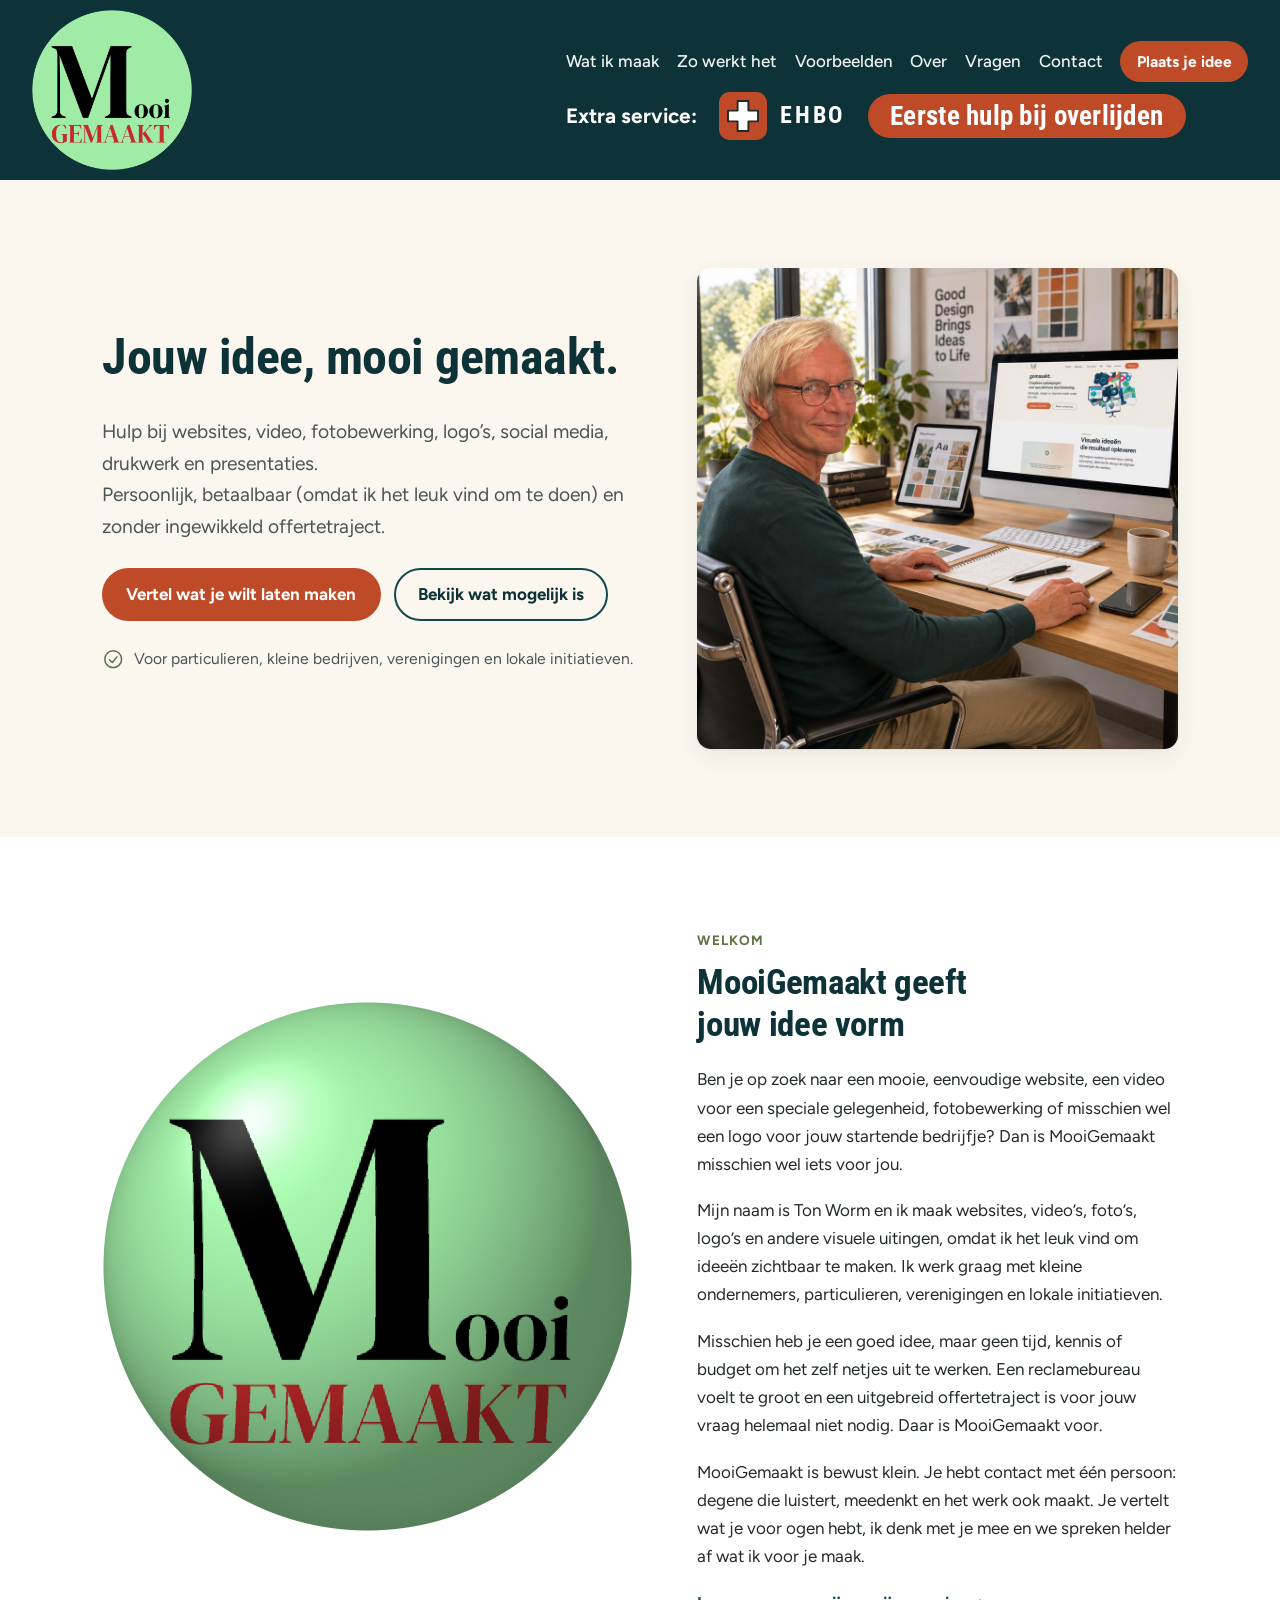
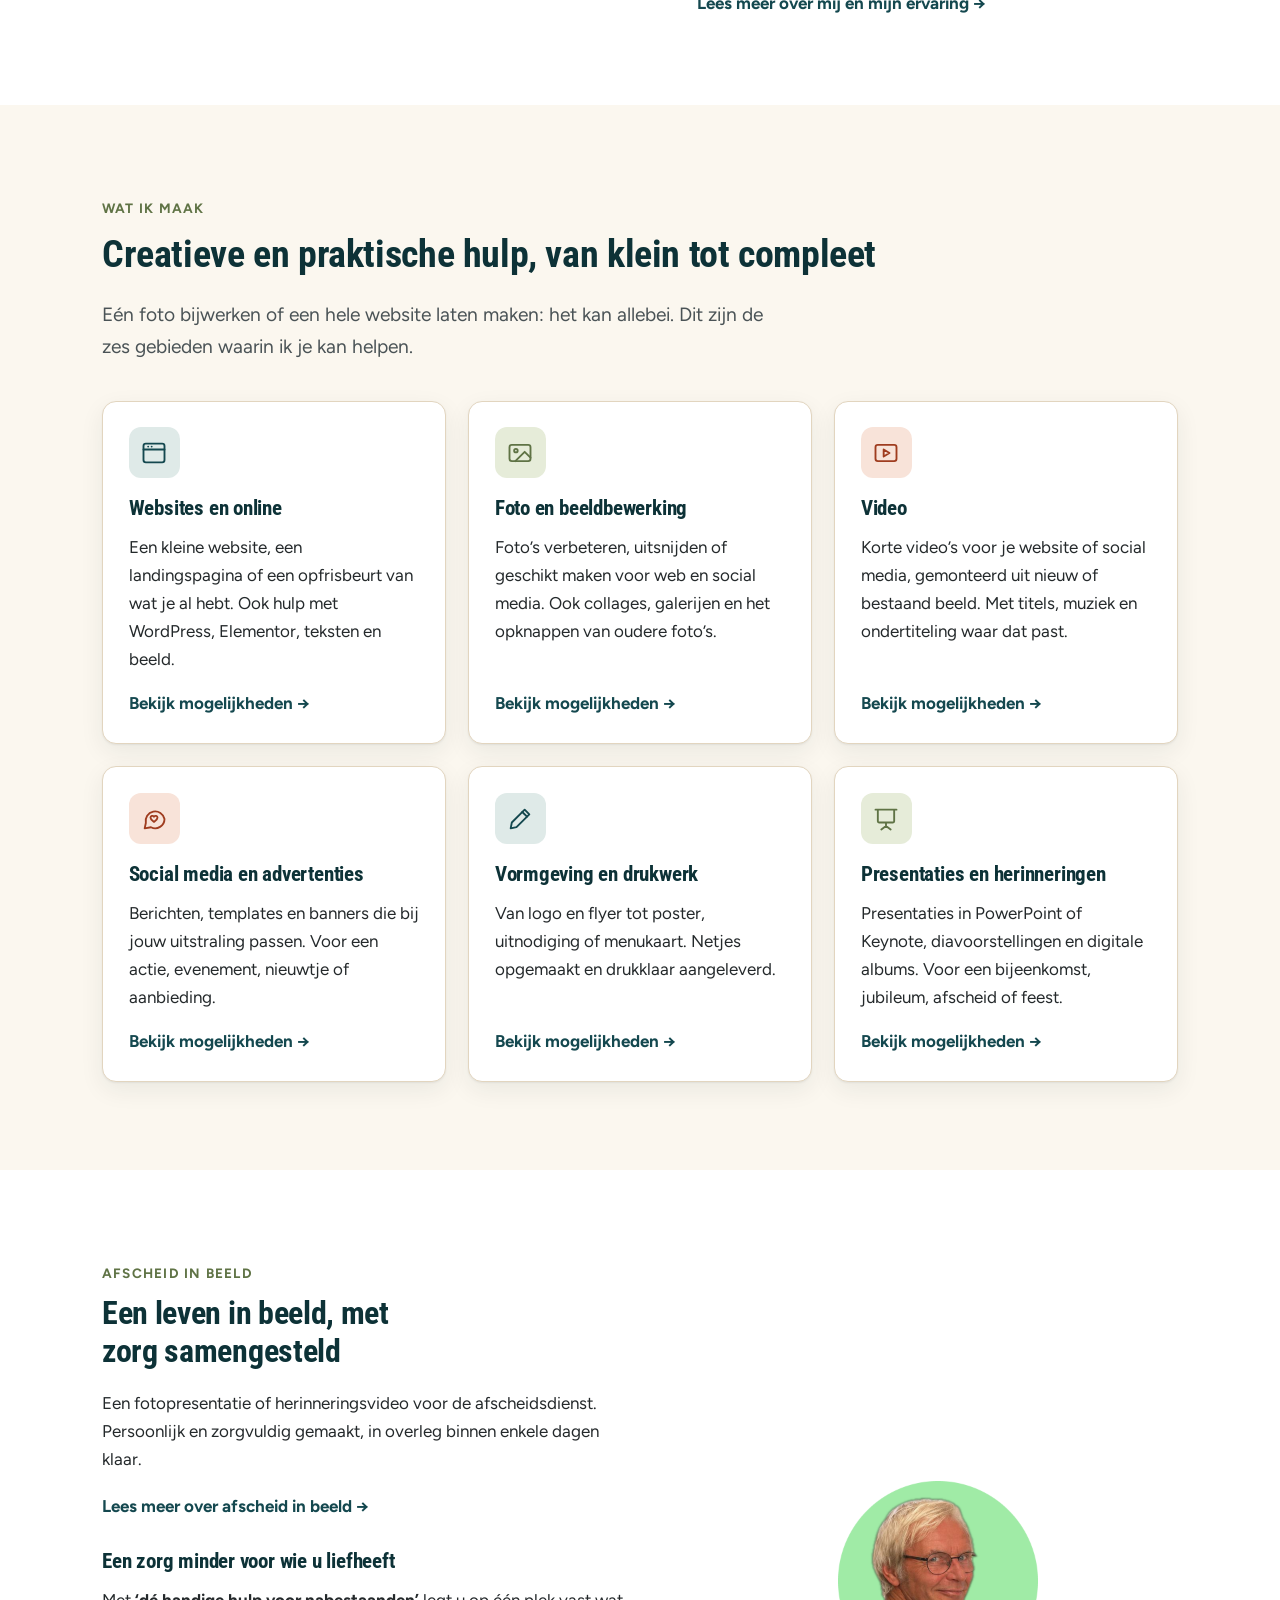
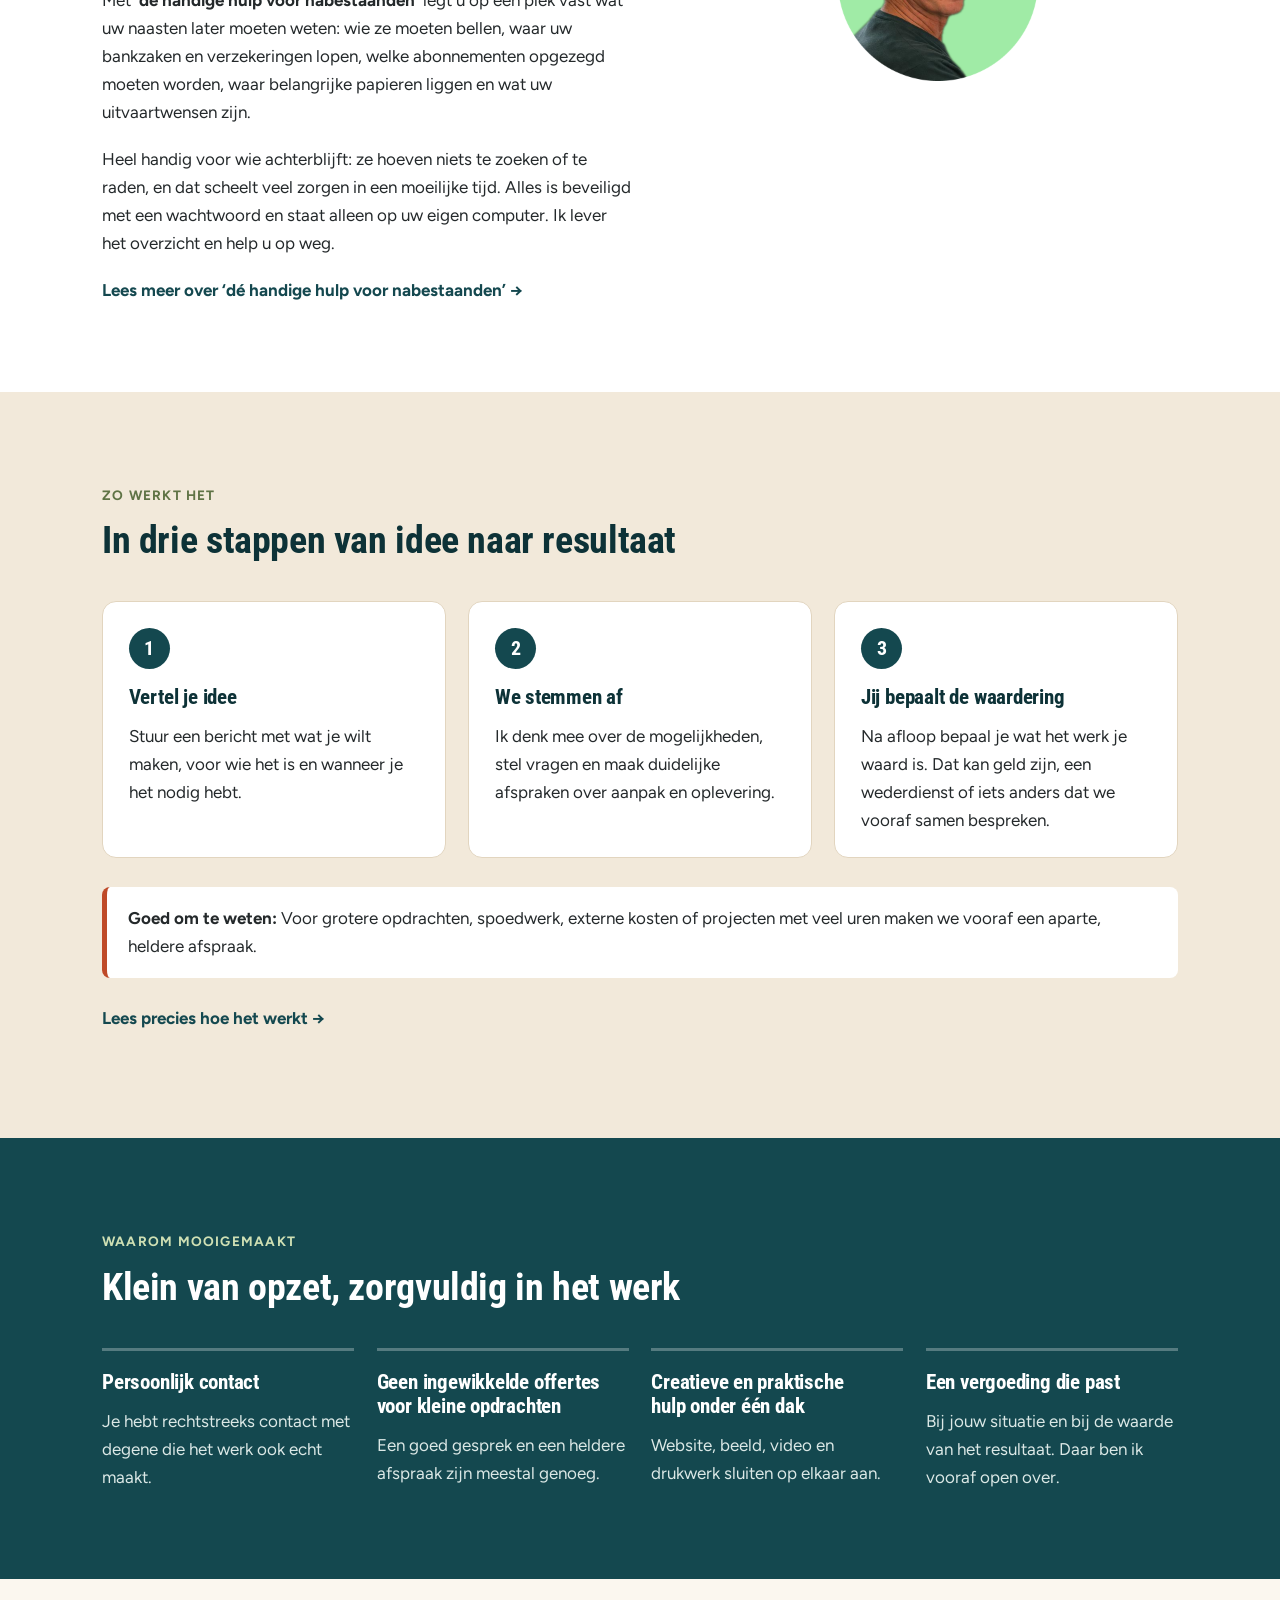
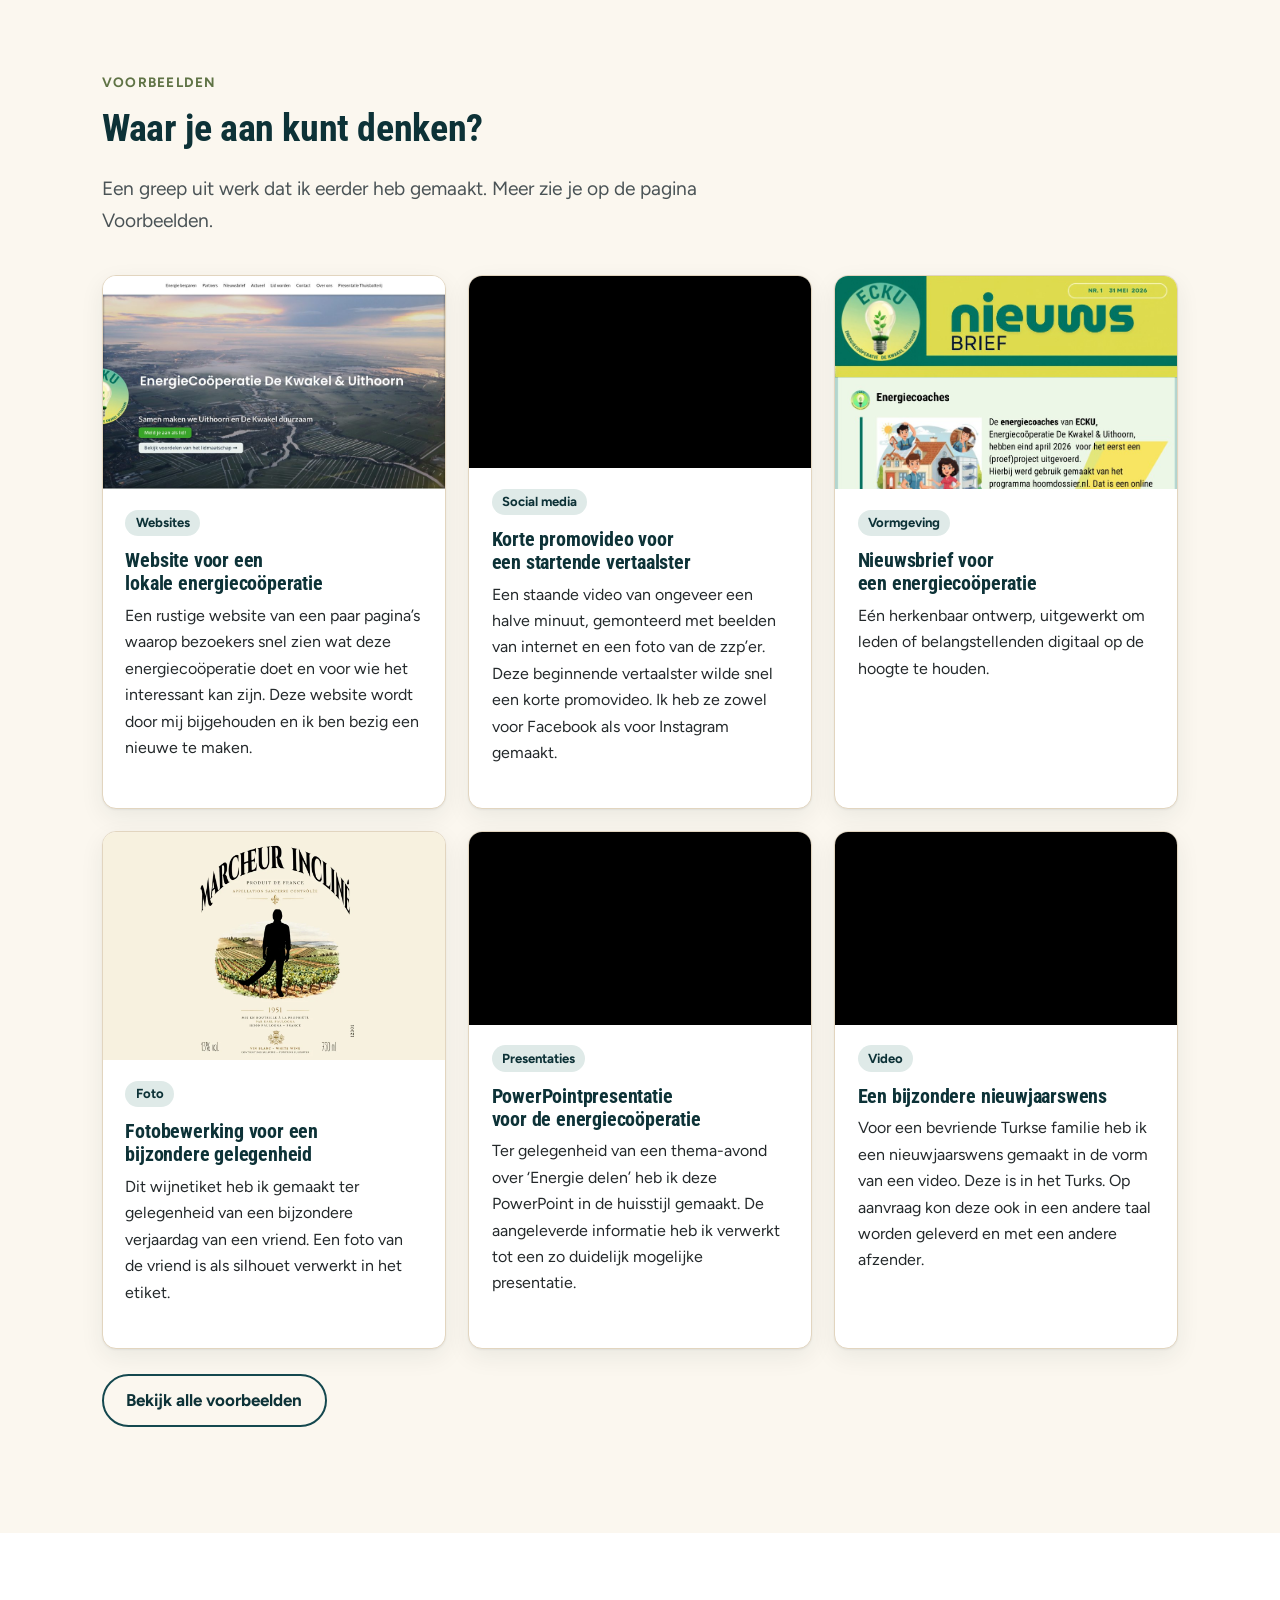
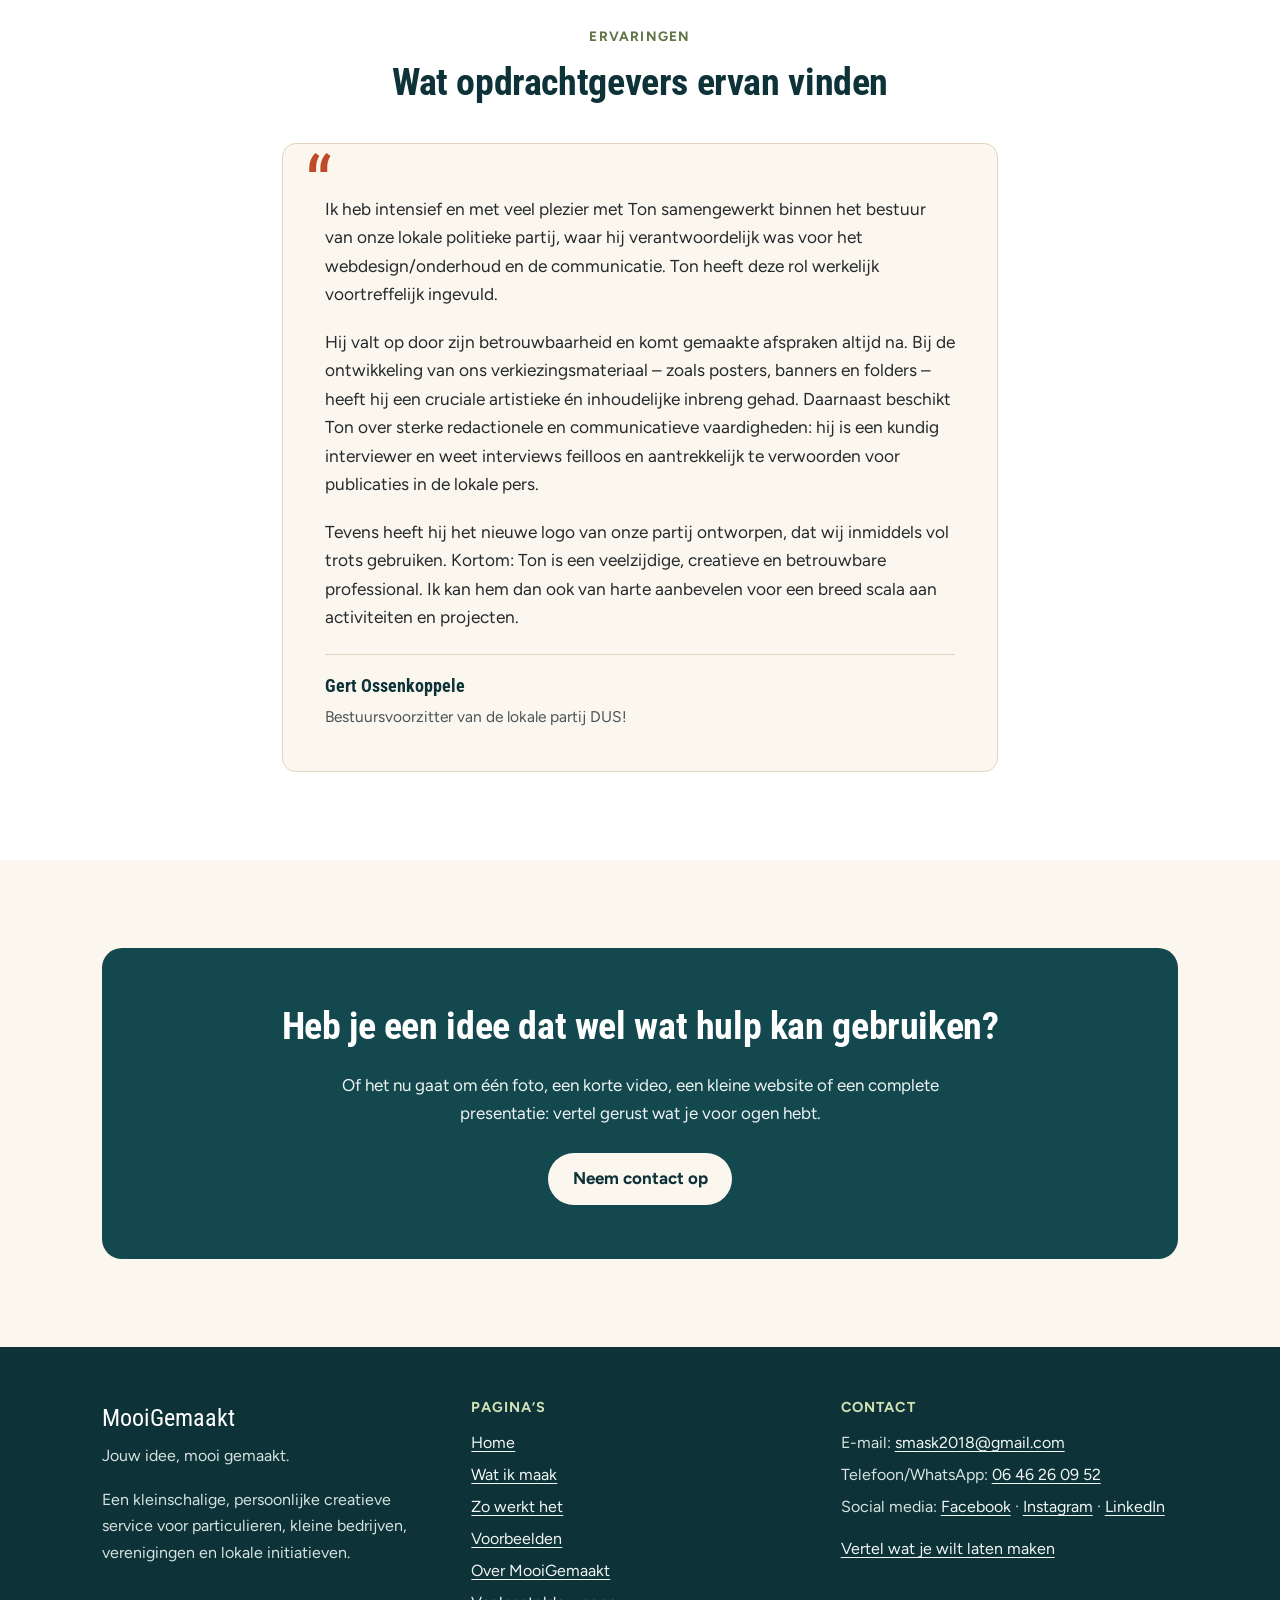
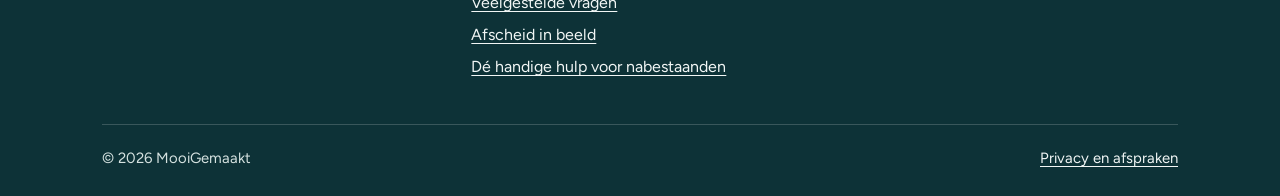
<file: index.html>
<!DOCTYPE html>
<html lang="nl">
<head>
  <meta charset="utf-8">
  <meta name="viewport" content="width=device-width, initial-scale=1">
  <title>MooiGemaakt – Jouw idee, mooi gemaakt</title>
  <meta name="description" content="Persoonlijke hulp bij websites, video, fotobewerking, logo’s, social media, drukwerk en presentaties. Betaalbaar en zonder ingewikkeld offertetraject.">
  <link rel="canonical" href="https://mooigemaakt.net/">
  <meta property="og:type" content="website">
  <meta property="og:locale" content="nl_NL">
  <meta property="og:site_name" content="MooiGemaakt">
  <meta property="og:title" content="MooiGemaakt – Jouw idee, mooi gemaakt">
  <meta property="og:description" content="Persoonlijke hulp bij websites, video, fotobewerking, logo’s, social media, drukwerk en presentaties. Betaalbaar en zonder ingewikkeld offertetraject.">
  <meta property="og:url" content="https://mooigemaakt.net/">
  <!-- PLACEHOLDER: eigen deelafbeelding van 1200 x 630 pixels -->
  <meta property="og:image" content="https://mooigemaakt.net/images/og-afbeelding.jpg">
  <meta name="theme-color" content="#14484f">
  <!-- PLACEHOLDER: eigen favicon -->
  <link rel="icon" href="images/favicon.svg" type="image/svg+xml">
  <link rel="preconnect" href="https://fonts.googleapis.com">
  <link rel="preconnect" href="https://fonts.gstatic.com" crossorigin>
  <link href="https://fonts.googleapis.com/css2?family=Figtree:wght@400;500;600;700&family=Roboto+Condensed:wght@700&display=swap" rel="stylesheet">
  <link rel="stylesheet" href="css/style.css?v=20261123g">
  <!-- PLACEHOLDER: vul de gegevens in zodra ze bekend zijn -->
  <script type="application/ld+json">
{
  "@context": "https://schema.org",
  "@type": "ProfessionalService",
  "name": "MooiGemaakt",
  "slogan": "Jouw idee, mooi gemaakt.",
  "description": "Kleinschalige, persoonlijke creatieve service voor websites, video, foto, vormgeving, social media en presentaties.",
  "url": "https://mooigemaakt.net/",
  "email": "smask2018@gmail.com",
  "telephone": "+31646260952",
  "image": "https://mooigemaakt.net/images/og-afbeelding.jpg",
  "sameAs": [
    "https://www.facebook.com/profile.php?id=61595746101345",
    "https://www.instagram.com/mooigemaaktnet/",
    "https://www.linkedin.com/in/ton-worm-8822451a/"
  ]
}
  </script>
</head>
<body>
  <a class="skip-link" href="#inhoud">Direct naar de inhoud</a>

  <header class="site-header">
    <div class="container header-inner">
      <a class="logo" href="index.html" aria-label="MooiGemaakt, naar de homepage" aria-current="page">
        <img class="logo-img" src="images/logo-cirkel.png" alt="MooiGemaakt" width="600" height="600">
      </a>
      <button class="nav-toggle" type="button" aria-expanded="false" aria-controls="hoofdmenu">
        <span class="nav-toggle-bars" aria-hidden="true"></span>Menu
      </button>
      <nav id="hoofdmenu" class="main-nav" aria-label="Hoofdmenu">
        <ul>
          <li><a href="diensten.html">Wat ik maak</a></li>
          <li><a href="zo-werkt-het.html">Zo werkt het</a></li>
          <li><a href="portfolio.html">Voorbeelden</a></li>
          <li><a href="over.html">Over</a></li>
          <li><a href="faq.html">Vragen</a></li>
          <li><a href="contact.html">Contact</a></li>
        </ul>
        <div class="header-extra">
          <span class="header-extra-label">Extra service:</span>
          <svg class="header-extra-kruis" viewBox="0 0 40 40" aria-hidden="true"><rect width="40" height="40" rx="9" fill="#bf4a28"/><path d="M15.5 7.5h9v8h8v9h-8v8h-9v-8h-8v-9h8z" fill="#ffffff" stroke="#24292b" stroke-width="1.6" stroke-linejoin="round"/></svg>
          <span class="header-extra-ehbo">EHBO</span>
          <a class="btn header-hulp" href="nabestaanden.html">Eerste hulp bij overlijden</a>
        </div>
        <a class="btn btn-primary btn-small" href="contact.html">Plaats je idee</a>
      </nav>
    </div>
  </header>

  <main id="inhoud">
    <section class="hero">
      <div class="container split">
        <div>
          <h1>Jouw idee, mooi gemaakt.</h1>
          <p class="lead">Hulp bij websites, video, fotobewerking, logo’s, social media, drukwerk en presentaties.<br>Persoonlijk, betaalbaar (omdat ik het leuk vind om te doen) en zonder ingewikkeld offertetraject.</p>
          <div class="btn-row">
            <a class="btn btn-primary" href="contact.html">Vertel wat je wilt laten maken</a>
            <a class="btn btn-secondary" href="diensten.html">Bekijk wat mogelijk is</a>
          </div>
          <p class="hero-trust"><svg class="icon" viewBox="0 0 24 24" width="28" height="28" fill="none" stroke="currentColor" stroke-width="1.6" stroke-linecap="round" stroke-linejoin="round" aria-hidden="true" focusable="false"><circle cx="12" cy="12" r="9"/><path d="m8 12.5 3 3 5-6"/></svg><span>Voor particulieren, kleine bedrijven, verenigingen en lokale initiatieven.</span></p>
        </div>
        <div class="hero-art">
          <img class="photo" src="images/Ton%20achter%20bureau.png" alt="Ton Worm, de maker achter MooiGemaakt, aan zijn bureau" width="1024" height="1024">
        </div>
      </div>
    </section>

    <section class="section section--white" aria-labelledby="intro-titel">
      <div class="container split split--reverse">
        <div class="reveal">
          <span class="eyebrow">Welkom</span>
          <h2 id="intro-titel">MooiGemaakt geeft jouw idee vorm</h2>
          <p>Ben je op zoek naar een mooie, eenvoudige website, een video voor een speciale gelegenheid, fotobewerking of misschien wel een logo voor jouw startende bedrijfje? Dan is MooiGemaakt misschien wel iets voor jou.</p>
          <p>Mijn naam is Ton Worm en ik maak websites, video’s, foto’s, logo’s en andere visuele uitingen, omdat ik het leuk vind om ideeën zichtbaar te maken. Ik werk graag met kleine ondernemers, particulieren, verenigingen en lokale initiatieven.</p>
          <p>Misschien heb je een goed idee, maar geen tijd, kennis of budget om het zelf netjes uit te werken. Een reclamebureau voelt te groot en een uitgebreid offertetraject is voor jouw vraag helemaal niet nodig. Daar is MooiGemaakt voor.</p>
          <p>MooiGemaakt is bewust klein. Je hebt contact met één persoon: degene die luistert, meedenkt en het werk ook maakt. Je vertelt wat je voor ogen hebt, ik denk met je mee en we spreken helder af wat ik voor je maak.</p>
          <a class="text-link" href="over.html">Lees meer over mij en mijn ervaring</a>
        </div>
        <div class="mg-globe" data-src="images/logo-cirkel.png" data-seconds="24">
          <img src="images/logo-cirkel.png" alt="Logo van MooiGemaakt" width="600" height="600">
        </div>
      </div>
    </section>

    <section class="section" aria-labelledby="diensten-titel">
      <div class="container">
        <div class="section-head">
          <span class="eyebrow">Wat ik maak</span>
          <h2 id="diensten-titel">Creatieve en praktische hulp, van klein tot compleet</h2>
          <p class="lead">Eén foto bijwerken of een hele website laten maken: het kan allebei. Dit zijn de zes gebieden waarin ik je kan helpen.</p>
        </div>
        <div class="grid grid--3">
          <article class="card reveal">
            <div class="icon-badge"><svg class="icon" viewBox="0 0 24 24" width="28" height="28" fill="none" stroke="currentColor" stroke-width="1.6" stroke-linecap="round" stroke-linejoin="round" aria-hidden="true" focusable="false"><rect x="3" y="4" width="18" height="16" rx="2"/><path d="M3 9h18M7 6.5h.01M10 6.5h.01"/></svg></div>
            <h3>Websites en online</h3>
            <p>Een kleine website, een landingspagina of een opfrisbeurt van wat je al hebt. Ook hulp met WordPress, Elementor, teksten en beeld.</p>
            <a class="text-link" href="diensten.html#websites">Bekijk mogelijkheden<span class="visually-hidden"> voor websites en online</span></a>
          </article>
          <article class="card reveal">
            <div class="icon-badge icon-badge--moss"><svg class="icon" viewBox="0 0 24 24" width="28" height="28" fill="none" stroke="currentColor" stroke-width="1.6" stroke-linecap="round" stroke-linejoin="round" aria-hidden="true" focusable="false"><rect x="3" y="5" width="18" height="14" rx="2"/><circle cx="8.5" cy="10" r="1.5"/><path d="m21 16-5-5-8 8"/></svg></div>
            <h3>Foto en beeldbewerking</h3>
            <p>Foto’s verbeteren, uitsnijden of geschikt maken voor web en social media. Ook collages, galerijen en het opknappen van oudere foto’s.</p>
            <a class="text-link" href="diensten.html#foto">Bekijk mogelijkheden<span class="visually-hidden"> voor foto en beeldbewerking</span></a>
          </article>
          <article class="card reveal">
            <div class="icon-badge icon-badge--coral"><svg class="icon" viewBox="0 0 24 24" width="28" height="28" fill="none" stroke="currentColor" stroke-width="1.6" stroke-linecap="round" stroke-linejoin="round" aria-hidden="true" focusable="false"><rect x="3" y="5" width="18" height="14" rx="2"/><path d="m10 9 5 3-5 3z"/></svg></div>
            <h3>Video</h3>
            <p>Korte video’s voor je website of social media, gemonteerd uit nieuw of bestaand beeld. Met titels, muziek en ondertiteling waar dat past.</p>
            <a class="text-link" href="diensten.html#video">Bekijk mogelijkheden<span class="visually-hidden"> voor video</span></a>
          </article>
          <article class="card reveal">
            <div class="icon-badge icon-badge--coral"><svg class="icon" viewBox="0 0 24 24" width="28" height="28" fill="none" stroke="currentColor" stroke-width="1.6" stroke-linecap="round" stroke-linejoin="round" aria-hidden="true" focusable="false"><path d="M21 12a8 8 0 0 1-11.6 7.1L4 20l1-4.6A8 8 0 1 1 21 12z"/><path d="M12 10c-1-1.3-3-.6-3 1 0 1.5 1.8 2.6 3 3.5 1.2-.9 3-2 3-3.5 0-1.6-2-2.3-3-1z"/></svg></div>
            <h3>Social media en advertenties</h3>
            <p>Berichten, templates en banners die bij jouw uitstraling passen. Voor een actie, evenement, nieuwtje of aanbieding.</p>
            <a class="text-link" href="diensten.html#social">Bekijk mogelijkheden<span class="visually-hidden"> voor social media en advertenties</span></a>
          </article>
          <article class="card reveal">
            <div class="icon-badge"><svg class="icon" viewBox="0 0 24 24" width="28" height="28" fill="none" stroke="currentColor" stroke-width="1.6" stroke-linecap="round" stroke-linejoin="round" aria-hidden="true" focusable="false"><path d="m4 20 1-5L16 4l4 4L9 19z"/><path d="m14 6 4 4"/></svg></div>
            <h3>Vormgeving en drukwerk</h3>
            <p>Van logo en flyer tot poster, uitnodiging of menukaart. Netjes opgemaakt en drukklaar aangeleverd.</p>
            <a class="text-link" href="diensten.html#vormgeving">Bekijk mogelijkheden<span class="visually-hidden"> voor vormgeving en drukwerk</span></a>
          </article>
          <article class="card reveal">
            <div class="icon-badge icon-badge--moss"><svg class="icon" viewBox="0 0 24 24" width="28" height="28" fill="none" stroke="currentColor" stroke-width="1.6" stroke-linecap="round" stroke-linejoin="round" aria-hidden="true" focusable="false"><path d="M3 4h18M5 4v10a1 1 0 0 0 1 1h12a1 1 0 0 0 1-1V4M12 15v3M8 21l4-3 4 3"/></svg></div>
            <h3>Presentaties en herinneringen</h3>
            <p>Presentaties in PowerPoint of Keynote, diavoorstellingen en digitale albums. Voor een bijeenkomst, jubileum, afscheid of feest.</p>
            <a class="text-link" href="diensten.html#presentaties">Bekijk mogelijkheden<span class="visually-hidden"> voor presentaties en herinneringen</span></a>
          </article>
        </div>
      </div>
    </section>

    <section class="section section--white afscheid-teaser" aria-labelledby="afscheid-teaser-titel">
      <div class="container split">
        <div>
          <span class="eyebrow">Afscheid in beeld</span>
          <h2 id="afscheid-teaser-titel">Een leven in beeld, met zorg samengesteld</h2>
          <p>Een fotopresentatie of herinneringsvideo voor de afscheidsdienst. Persoonlijk en zorgvuldig gemaakt, in overleg binnen enkele dagen klaar.</p>
          <a class="text-link" href="afscheid.html">Lees meer over afscheid in beeld</a>
          <h3 style="margin-top:1.8rem">Een zorg minder voor wie u liefheeft</h3>
          <p>Met <strong>‘dé handige hulp voor nabestaanden’</strong> legt u op één plek vast wat uw naasten later moeten weten: wie ze moeten bellen, waar uw bankzaken en verzekeringen lopen, welke abonnementen opgezegd moeten worden, waar belangrijke papieren liggen en wat uw uitvaartwensen zijn.</p>
          <p>Heel handig voor wie achterblijft: ze hoeven niets te zoeken of te raden, en dat scheelt veel zorgen in een moeilijke tijd. Alles is beveiligd met een wachtwoord en staat alleen op uw eigen computer. Ik lever het overzicht en help u op weg.</p>
          <a class="text-link" href="nabestaanden.html">Lees meer over ‘dé handige hulp voor nabestaanden’</a>
        </div>
        <img class="afscheid-portret" src="images/ton-cirkel.png" alt="" width="600" height="600" loading="lazy">
      </div>
    </section>

    <section class="section section--sand" aria-labelledby="werkwijze-titel">
      <div class="container">
        <div class="section-head">
          <span class="eyebrow">Zo werkt het</span>
          <h2 id="werkwijze-titel">In drie stappen van idee naar resultaat</h2>
        </div>
        <ol class="steps grid grid--3">
          <li class="reveal">
            <h3>Vertel je idee</h3>
            <p>Stuur een bericht met wat je wilt maken, voor wie het is en wanneer je het nodig hebt.</p>
          </li>
          <li class="reveal">
            <h3>We stemmen af</h3>
            <p>Ik denk mee over de mogelijkheden, stel vragen en maak duidelijke afspraken over aanpak en oplevering.</p>
          </li>
          <li class="reveal">
            <h3>Jij bepaalt de waardering</h3>
            <p>Na afloop bepaal je wat het werk je waard is. Dat kan geld zijn, een wederdienst of iets anders dat we vooraf samen bespreken.</p>
          </li>
        </ol>
        <div class="note">
          <p><strong>Goed om te weten:</strong> Voor grotere opdrachten, spoedwerk, externe kosten of projecten met veel uren maken we vooraf een aparte, heldere afspraak.</p>
        </div>
        <p class="btn-row"><a class="text-link" href="zo-werkt-het.html">Lees precies hoe het werkt</a></p>
      </div>
    </section>

    <section class="section section--petrol" aria-labelledby="waarom-titel">
      <div class="container">
        <div class="section-head">
          <span class="eyebrow">Waarom MooiGemaakt</span>
          <h2 id="waarom-titel">Klein van opzet, zorgvuldig in het werk</h2>
        </div>
        <div class="grid grid--4">
          <div class="why-item reveal">
            <h3>Persoonlijk contact</h3>
            <p>Je hebt rechtstreeks contact met degene die het werk ook echt maakt.</p>
          </div>
          <div class="why-item reveal">
            <h3>Geen ingewikkelde offertes voor kleine opdrachten</h3>
            <p>Een goed gesprek en een heldere afspraak zijn meestal genoeg.</p>
          </div>
          <div class="why-item reveal">
            <h3>Creatieve en praktische hulp onder één dak</h3>
            <p>Website, beeld, video en drukwerk sluiten op elkaar aan.</p>
          </div>
          <div class="why-item reveal">
            <h3>Een vergoeding die past</h3>
            <p>Bij jouw situatie en bij de waarde van het resultaat. Daar ben ik vooraf open over.</p>
          </div>
        </div>
      </div>
    </section>

    <section class="section" aria-labelledby="voorbeelden-titel">
      <div class="container">
        <div class="section-head">
          <span class="eyebrow">Voorbeelden</span>
          <h2 id="voorbeelden-titel">Waar je aan kunt denken?</h2>
          <p class="lead">Een greep uit werk dat ik eerder heb gemaakt. Meer zie je op de pagina Voorbeelden.</p>
        </div>
        <div class="grid grid--3">
          <article class="project reveal" data-category="websites">
            <a class="thumb thumb--image thumb--cover" href="https://ecku.nl/" target="_blank" rel="noopener" aria-label="Bekijk de website ecku.nl (opent in nieuw tabblad)"><img src="images/ecku-website.jpg" alt="Voorpagina van de website ecku.nl van Energiecoöperatie De Kwakel &amp; Uithoorn" width="960" height="600" loading="lazy"></a>
            <div class="project-body">
              <div class="project-meta"><span class="tag">Websites</span></div>
              <h3>Website voor een lokale energiecoöperatie</h3>
              <p>Een rustige website van een paar pagina’s waarop bezoekers snel zien wat deze energiecoöperatie doet en voor wie het interessant kan zijn. Deze website wordt door mij bijgehouden en ik ben bezig een nieuwe te maken.</p>
            </div>
          </article>
          <article class="project reveal" data-category="social">
            <div class="thumb thumb--embed"><iframe src="https://player.vimeo.com/video/1235070330?h=fbe6525629&amp;dnt=1" title="Korte promovideo voor een startende vertaalster" loading="lazy" allow="fullscreen; picture-in-picture" allowfullscreen></iframe></div>
            <div class="project-body">
              <div class="project-meta"><span class="tag">Social media</span></div>
              <h3>Korte promovideo voor een startende vertaalster</h3>
              <p>Een staande video van ongeveer een halve minuut, gemonteerd met beelden van internet en een foto van de zzp’er. Deze beginnende vertaalster wilde snel een korte promovideo. Ik heb ze zowel voor Facebook als voor Instagram gemaakt.</p>
            </div>
          </article>
          <article class="project reveal" data-category="vormgeving">
            <div class="thumb thumb--image thumb--cover"><img src="images/ecku-nieuwsbrief-mei-voorblad.jpg" alt="Eerste pagina van de ECKU-nieuwsbrief van mei 2026" width="857" height="1200" loading="lazy"></div>
            <div class="project-body">
              <div class="project-meta"><span class="tag">Vormgeving</span></div>
              <h3>Nieuwsbrief voor een energiecoöperatie</h3>
              <p>Eén herkenbaar ontwerp, uitgewerkt om leden of belangstellenden digitaal op de hoogte te houden.</p>
            </div>
          </article>
          <article class="project reveal" data-category="foto">
            <div class="thumb thumb--image"><img src="images/wijnetiket-marcheur-incline.webp" alt="Wijnetiket ‘Marcheur Incliné’ met een silhouet van een wandelaar voor een wijngaard" width="1200" height="796" loading="lazy"></div>
            <div class="project-body">
              <div class="project-meta"><span class="tag">Foto</span></div>
              <h3>Fotobewerking voor een bijzondere gelegenheid</h3>
              <p>Dit wijnetiket heb ik gemaakt ter gelegenheid van een bijzondere verjaardag van een vriend. Een foto van de vriend is als silhouet verwerkt in het etiket.</p>
            </div>
          </article>
          <article class="project reveal" data-category="presentaties">
            <div class="thumb thumb--embed"><iframe src="https://player.vimeo.com/video/1236633217?dnt=1" title="Video van de presentatie ‘Energie delen’" loading="lazy" allow="fullscreen; picture-in-picture" allowfullscreen></iframe></div>
            <div class="project-body">
              <div class="project-meta"><span class="tag">Presentaties</span></div>
              <h3>PowerPointpresentatie voor de energiecoöperatie</h3>
              <p>Ter gelegenheid van een thema-avond over ‘Energie delen’ heb ik deze PowerPoint in de huisstijl gemaakt. De aangeleverde informatie heb ik verwerkt tot een zo duidelijk mogelijke presentatie.</p>
            </div>
          </article>
          <article class="project reveal" data-category="video">
            <div class="thumb thumb--embed"><iframe src="https://player.vimeo.com/video/1236628936?dnt=1" title="Een bijzondere nieuwjaarswens" loading="lazy" allow="fullscreen; picture-in-picture" allowfullscreen></iframe></div>
            <div class="project-body">
              <div class="project-meta"><span class="tag">Video</span></div>
              <h3>Een bijzondere nieuwjaarswens</h3>
              <p>Voor een bevriende Turkse familie heb ik een nieuwjaarswens gemaakt in de vorm van een video. Deze is in het Turks. Op aanvraag kon deze ook in een andere taal worden geleverd en met een andere afzender.</p>
            </div>
          </article>
        </div>
        <p class="btn-row"><a class="btn btn-secondary" href="portfolio.html">Bekijk alle voorbeelden</a></p>
      </div>
    </section>

    <!-- ERVARINGEN: voorbereide sectie. Plaats hier alleen echte reacties, met toestemming. -->
    <section class="section section--white" aria-labelledby="ervaringen-titel">
      <div class="container container--narrow">
        <div class="section-head section-head--center">
          <span class="eyebrow">Ervaringen</span>
          <h2 id="ervaringen-titel">Wat opdrachtgevers ervan vinden</h2>
        </div>
        <figure class="ervaring">
          <blockquote>
            <p>Ik heb intensief en met veel plezier met Ton samengewerkt binnen het bestuur van onze lokale politieke partij, waar hij verantwoordelijk was voor het webdesign/onderhoud en de communicatie. Ton heeft deze rol werkelijk voortreffelijk ingevuld.</p>
            <p>Hij valt op door zijn betrouwbaarheid en komt gemaakte afspraken altijd na. Bij de ontwikkeling van ons verkiezingsmateriaal – zoals posters, banners en folders – heeft hij een cruciale artistieke én inhoudelijke inbreng gehad. Daarnaast beschikt Ton over sterke redactionele en communicatieve vaardigheden: hij is een kundig interviewer en weet interviews feilloos en aantrekkelijk te verwoorden voor publicaties in de lokale pers.</p>
            <p>Tevens heeft hij het nieuwe logo van onze partij ontworpen, dat wij inmiddels vol trots gebruiken. Kortom: Ton is een veelzijdige, creatieve en betrouwbare professional. Ik kan hem dan ook van harte aanbevelen voor een breed scala aan activiteiten en projecten.</p>
          </blockquote>
          <figcaption><strong>Gert Ossenkoppele</strong><span>Bestuursvoorzitter van de lokale partij DUS!</span></figcaption>
        </figure>
      </div>
    </section>

    <section class="section">
      <div class="container">
        <div class="cta-block">
          <h2>Heb je een idee dat wel wat hulp kan gebruiken?</h2>
          <p>Of het nu gaat om één foto, een korte video, een kleine website of een complete presentatie: vertel gerust wat je voor ogen hebt.</p>
          <div class="btn-row"><a class="btn btn-light" href="contact.html">Neem contact op</a></div>
        </div>
      </div>
    </section>
  </main>

  <footer class="site-footer">
    <div class="container">
      <div class="footer-grid">
        <div>
          <p class="footer-brand">MooiGemaakt</p>
          <p>Jouw idee, mooi gemaakt.</p>
          <p>Een kleinschalige, persoonlijke creatieve service voor particulieren, kleine bedrijven, verenigingen en lokale initiatieven.</p>
        </div>
        <div>
          <h2>Pagina’s</h2>
          <ul>
            <li><a href="index.html">Home</a></li>
            <li><a href="diensten.html">Wat ik maak</a></li>
            <li><a href="zo-werkt-het.html">Zo werkt het</a></li>
            <li><a href="portfolio.html">Voorbeelden</a></li>
            <li><a href="over.html">Over MooiGemaakt</a></li>
            <li><a href="faq.html">Veelgestelde vragen</a></li>
            <li><a href="afscheid.html">Afscheid in beeld</a></li>
            <li><a href="nabestaanden.html">Dé handige hulp voor nabestaanden</a></li>
          </ul>
        </div>
        <div>
          <h2>Contact</h2>
          <!-- PLACEHOLDERS: contactgegevens en sociale links invullen -->
          <ul>
            <li>E-mail: <a href="mailto:smask2018@gmail.com">smask2018@gmail.com</a></li>
            <li>Telefoon/WhatsApp: <a href="tel:+31646260952">06 46 26 09 52</a></li>
            <li>Social media: <a href="https://www.facebook.com/profile.php?id=61595746101345" target="_blank" rel="noopener">Facebook<span class="visually-hidden"> (opent in nieuw tabblad)</span></a> · <a href="https://www.instagram.com/mooigemaaktnet/" target="_blank" rel="noopener">Instagram<span class="visually-hidden"> (opent in nieuw tabblad)</span></a> · <a href="https://www.linkedin.com/in/ton-worm-8822451a/" target="_blank" rel="noopener">LinkedIn<span class="visually-hidden"> (opent in nieuw tabblad)</span></a></li>
          </ul>
          <p style="margin-top:1rem"><a href="contact.html">Vertel wat je wilt laten maken</a></p>
        </div>
      </div>
      <div class="footer-bottom">
        <p>© <span id="jaar">2026</span> MooiGemaakt</p>
        <p><a href="privacy.html">Privacy en afspraken</a></p>
      </div>
    </div>
  </footer>

  <script src="js/main.js?v=20261018b" defer></script>
  <script src="js/wereldbol.js?v=20261029" defer></script>
</body>
</html>
</file>
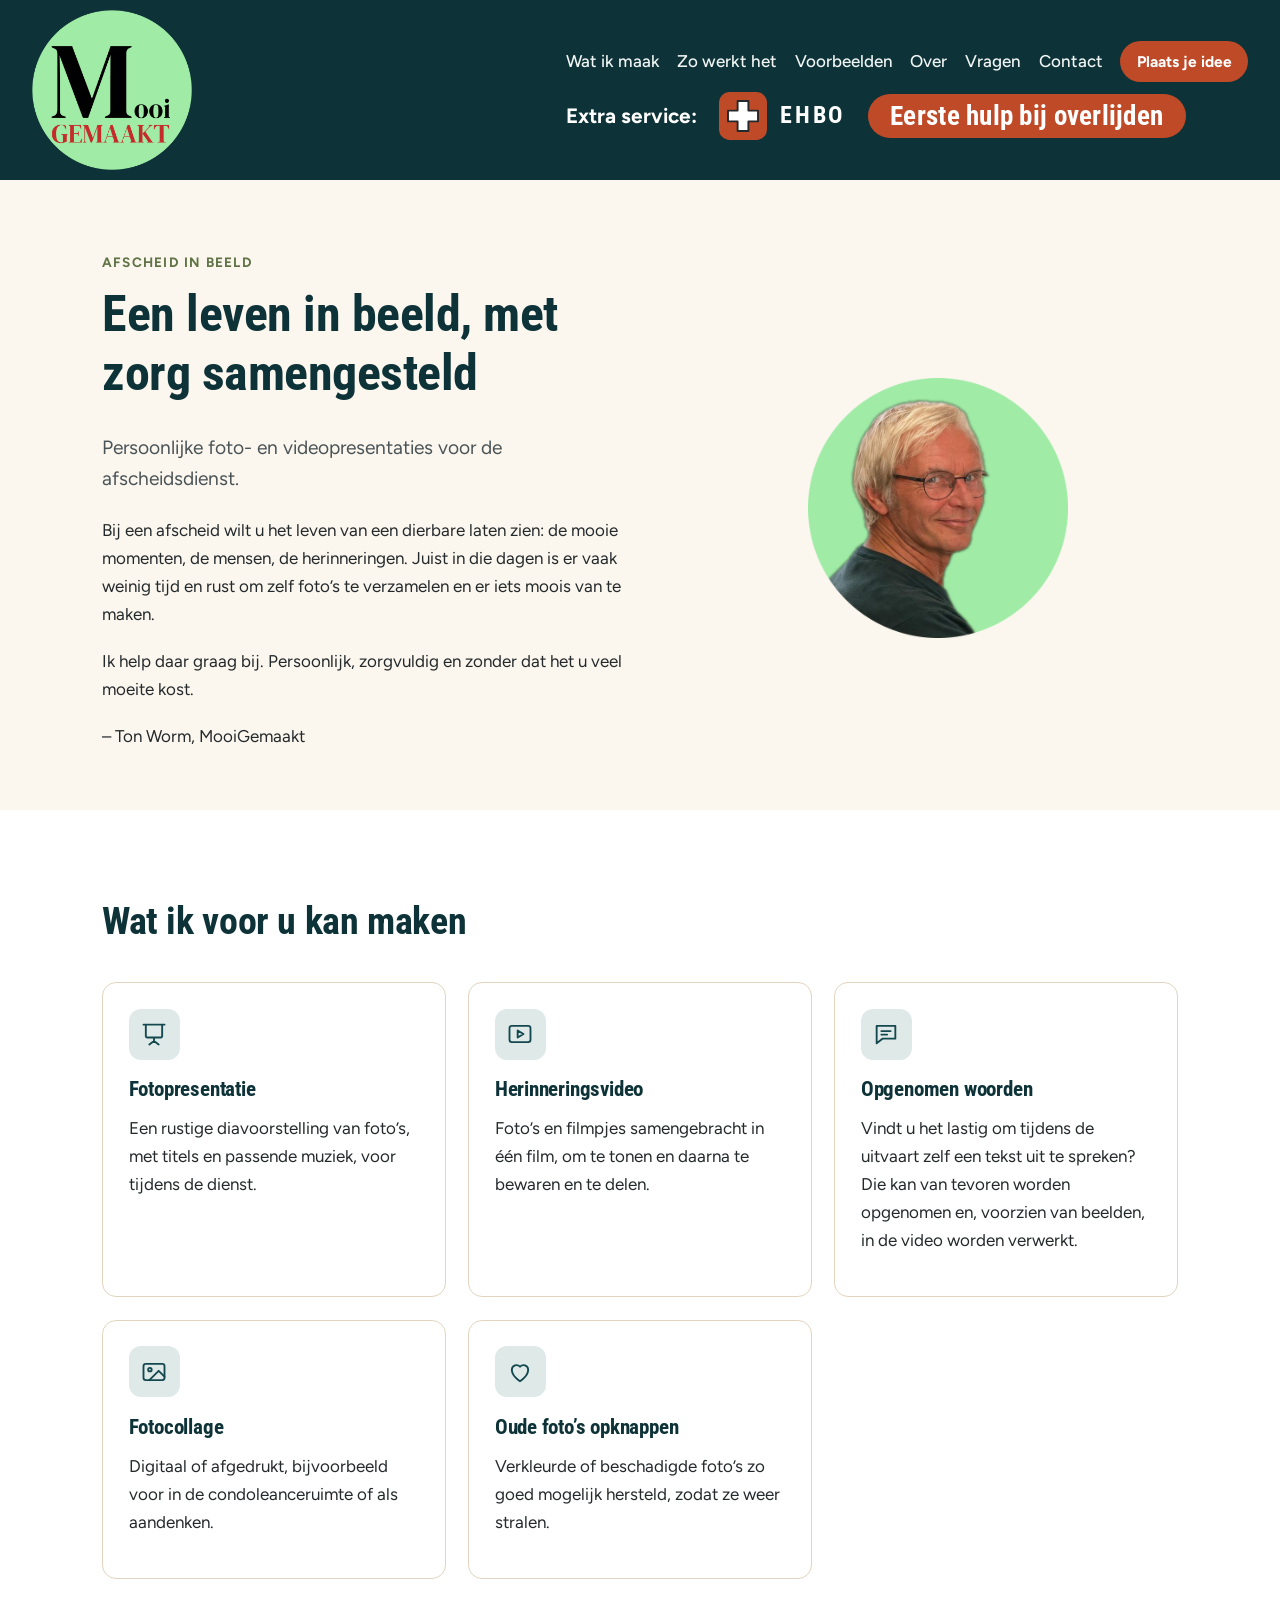
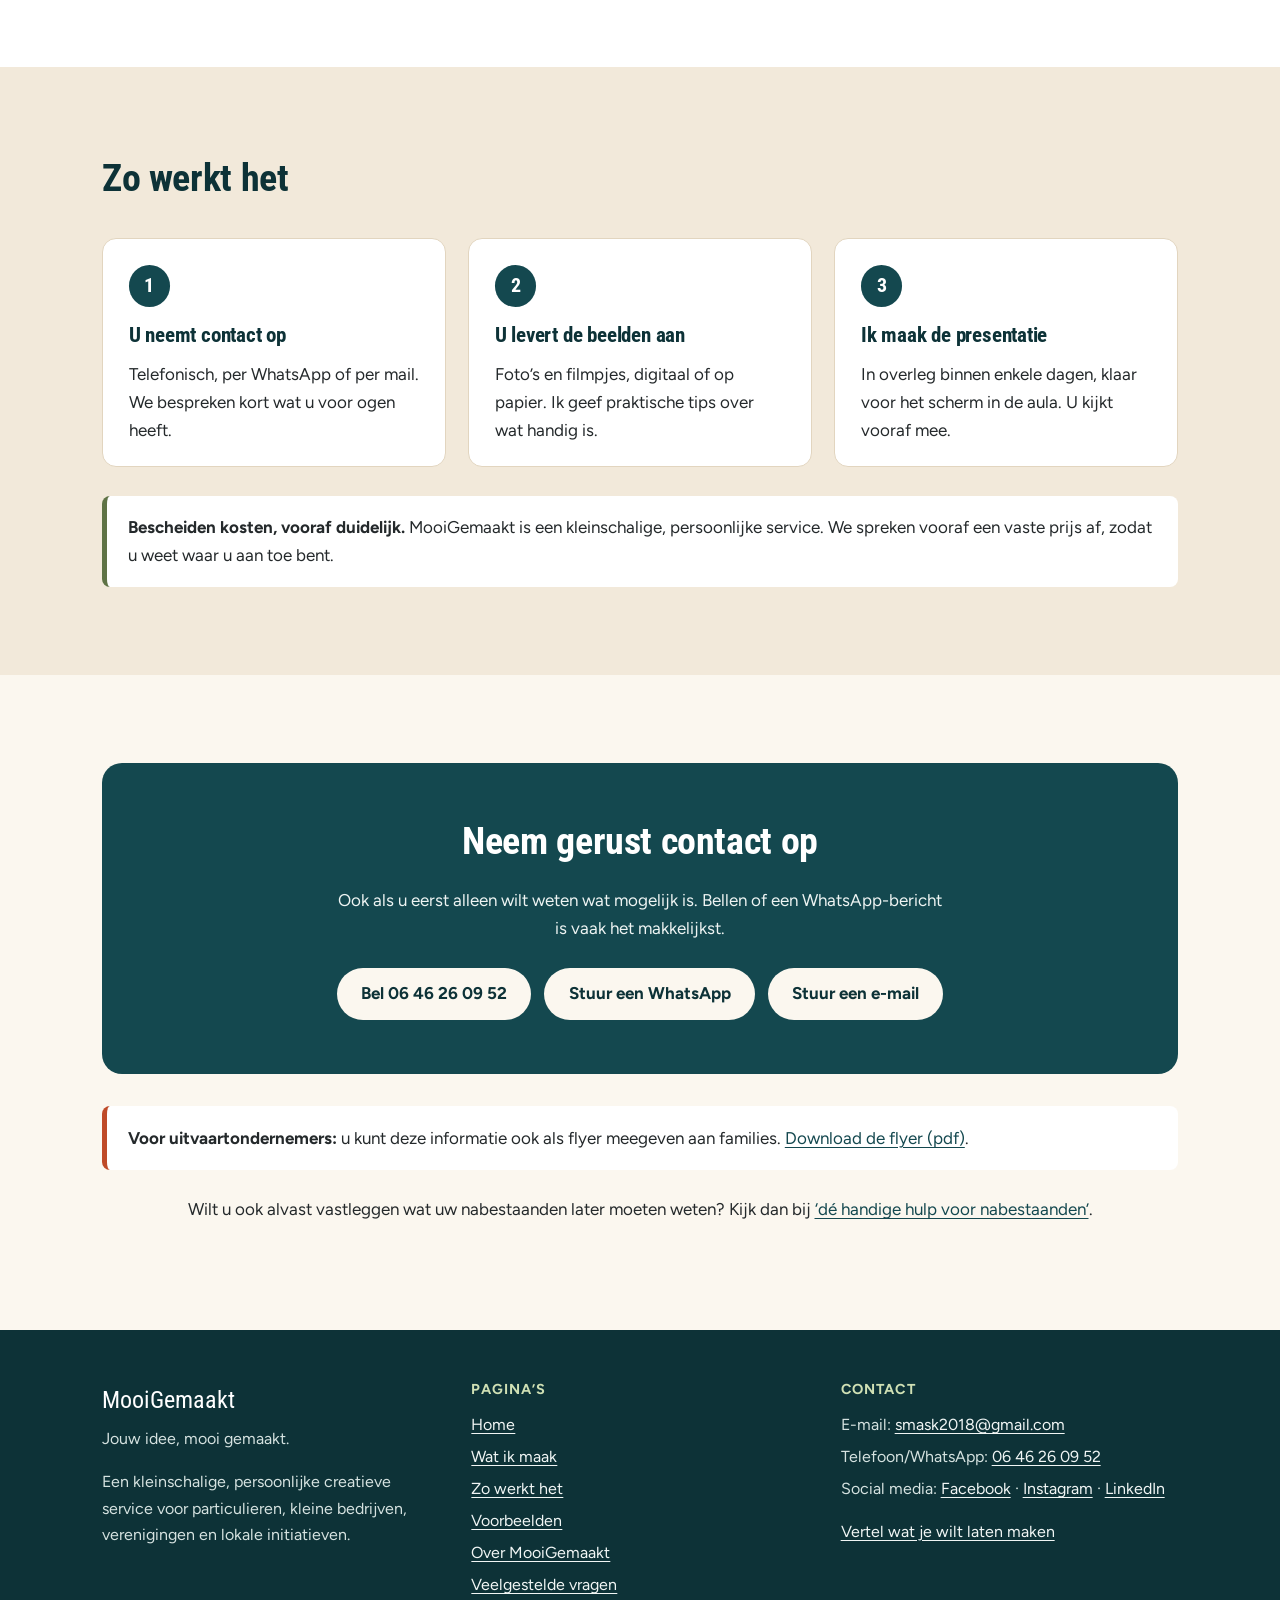
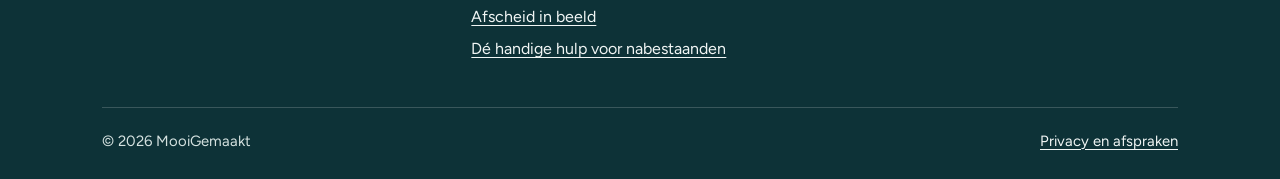
<file: afscheid.html>
<!DOCTYPE html>
<html lang="nl">
<head>
  <meta charset="utf-8">
  <meta name="viewport" content="width=device-width, initial-scale=1">
  <title>Afscheid in beeld: foto- en videopresentaties voor een uitvaart – MooiGemaakt</title>
  <meta name="description" content="Een persoonlijke fotopresentatie of herinneringsvideo voor de afscheidsdienst. Met zorg gemaakt, binnen enkele dagen klaar en tegen bescheiden kosten.">
  <link rel="canonical" href="https://mooigemaakt.net/afscheid.html">
  <meta property="og:type" content="website">
  <meta property="og:locale" content="nl_NL">
  <meta property="og:site_name" content="MooiGemaakt">
  <meta property="og:title" content="Afscheid in beeld: foto- en videopresentaties voor een uitvaart – MooiGemaakt">
  <meta property="og:description" content="Een persoonlijke fotopresentatie of herinneringsvideo voor de afscheidsdienst. Met zorg gemaakt, binnen enkele dagen klaar en tegen bescheiden kosten.">
  <meta property="og:url" content="https://mooigemaakt.net/afscheid.html">
  <!-- PLACEHOLDER: eigen deelafbeelding van 1200 x 630 pixels -->
  <meta property="og:image" content="https://mooigemaakt.net/images/og-afbeelding.jpg">
  <meta name="theme-color" content="#14484f">
  <!-- PLACEHOLDER: eigen favicon -->
  <link rel="icon" href="images/favicon.svg" type="image/svg+xml">
  <link rel="preconnect" href="https://fonts.googleapis.com">
  <link rel="preconnect" href="https://fonts.gstatic.com" crossorigin>
  <link href="https://fonts.googleapis.com/css2?family=Figtree:wght@400;500;600;700&family=Roboto+Condensed:wght@700&display=swap" rel="stylesheet">
  <link rel="stylesheet" href="css/style.css?v=20261123g">
</head>
<body>
  <a class="skip-link" href="#inhoud">Direct naar de inhoud</a>

  <header class="site-header">
    <div class="container header-inner">
      <a class="logo" href="index.html" aria-label="MooiGemaakt, naar de homepage">
        <img class="logo-img" src="images/logo-cirkel.png" alt="MooiGemaakt" width="600" height="600">
      </a>
      <button class="nav-toggle" type="button" aria-expanded="false" aria-controls="hoofdmenu">
        <span class="nav-toggle-bars" aria-hidden="true"></span>Menu
      </button>
      <nav id="hoofdmenu" class="main-nav" aria-label="Hoofdmenu">
        <ul>
          <li><a href="diensten.html">Wat ik maak</a></li>
          <li><a href="zo-werkt-het.html">Zo werkt het</a></li>
          <li><a href="portfolio.html">Voorbeelden</a></li>
          <li><a href="over.html">Over</a></li>
          <li><a href="faq.html">Vragen</a></li>
          <li><a href="contact.html">Contact</a></li>
        </ul>
        <div class="header-extra">
          <span class="header-extra-label">Extra service:</span>
          <svg class="header-extra-kruis" viewBox="0 0 40 40" aria-hidden="true"><rect width="40" height="40" rx="9" fill="#bf4a28"/><path d="M15.5 7.5h9v8h8v9h-8v8h-9v-8h-8v-9h8z" fill="#ffffff" stroke="#24292b" stroke-width="1.6" stroke-linejoin="round"/></svg>
          <span class="header-extra-ehbo">EHBO</span>
          <a class="btn header-hulp" href="nabestaanden.html">Eerste hulp bij overlijden</a>
        </div>
        <a class="btn btn-primary btn-small" href="contact.html">Plaats je idee</a>
      </nav>
    </div>
  </header>

  <main id="inhoud">
    <section class="page-hero">
      <div class="container split">
        <div>
          <span class="eyebrow">Afscheid in beeld</span>
          <h1>Een leven in beeld, met zorg samengesteld</h1>
          <p class="lead">Persoonlijke foto- en videopresentaties voor de afscheidsdienst.</p>
          <p>Bij een afscheid wilt u het leven van een dierbare laten zien: de mooie momenten, de mensen, de herinneringen. Juist in die dagen is er vaak weinig tijd en rust om zelf foto’s te verzamelen en er iets moois van te maken.</p>
          <p>Ik help daar graag bij. Persoonlijk, zorgvuldig en zonder dat het u veel moeite kost.</p>
          <p>– Ton Worm, MooiGemaakt</p>
        </div>
        <img class="afscheid-portret" src="images/ton-cirkel.png" alt="Portret van Ton Worm" width="600" height="600">
      </div>
    </section>

    <section class="section section--white" aria-labelledby="aanbod-titel">
      <div class="container">
        <div class="section-head">
          <h2 id="aanbod-titel">Wat ik voor u kan maken</h2>
        </div>
        <div class="grid grid--3">
          <div class="card card--plain">
            <div class="icon-badge"><svg class="icon" viewBox="0 0 24 24" width="28" height="28" fill="none" stroke="currentColor" stroke-width="1.6" stroke-linecap="round" stroke-linejoin="round" aria-hidden="true" focusable="false"><path d="M3 4h18M5 4v10a1 1 0 0 0 1 1h12a1 1 0 0 0 1-1V4M12 15v3M8 21l4-3 4 3"/></svg></div>
            <h3>Fotopresentatie</h3>
            <p>Een rustige diavoorstelling van foto’s, met titels en passende muziek, voor tijdens de dienst.</p>
          </div>
          <div class="card card--plain">
            <div class="icon-badge"><svg class="icon" viewBox="0 0 24 24" width="28" height="28" fill="none" stroke="currentColor" stroke-width="1.6" stroke-linecap="round" stroke-linejoin="round" aria-hidden="true" focusable="false"><rect x="3" y="5" width="18" height="14" rx="2"/><path d="m10 9 5 3-5 3z"/></svg></div>
            <h3>Herinneringsvideo</h3>
            <p>Foto’s en filmpjes samengebracht in één film, om te tonen en daarna te bewaren en te delen.</p>
          </div>
          <div class="card card--plain">
            <div class="icon-badge"><svg class="icon" viewBox="0 0 24 24" width="28" height="28" fill="none" stroke="currentColor" stroke-width="1.6" stroke-linecap="round" stroke-linejoin="round" aria-hidden="true" focusable="false"><path d="M4 5h16v11H9l-5 4z"/><path d="M8 9.5h8M8 12.5h5"/></svg></div>
            <h3>Opgenomen woorden</h3>
            <p>Vindt u het lastig om tijdens de uitvaart zelf een tekst uit te spreken? Die kan van tevoren worden opgenomen en, voorzien van beelden, in de video worden verwerkt.</p>
          </div>
          <div class="card card--plain">
            <div class="icon-badge"><svg class="icon" viewBox="0 0 24 24" width="28" height="28" fill="none" stroke="currentColor" stroke-width="1.6" stroke-linecap="round" stroke-linejoin="round" aria-hidden="true" focusable="false"><rect x="3" y="5" width="18" height="14" rx="2"/><circle cx="8.5" cy="10" r="1.5"/><path d="m21 16-5-5-8 8"/></svg></div>
            <h3>Fotocollage</h3>
            <p>Digitaal of afgedrukt, bijvoorbeeld voor in de condoleanceruimte of als aandenken.</p>
          </div>
          <div class="card card--plain">
            <div class="icon-badge"><svg class="icon" viewBox="0 0 24 24" width="28" height="28" fill="none" stroke="currentColor" stroke-width="1.6" stroke-linecap="round" stroke-linejoin="round" aria-hidden="true" focusable="false"><path d="M12 20s-7-4.4-7-10a4 4 0 0 1 7-2.5A4 4 0 0 1 19 10c0 5.6-7 10-7 10z"/></svg></div>
            <h3>Oude foto’s opknappen</h3>
            <p>Verkleurde of beschadigde foto’s zo goed mogelijk hersteld, zodat ze weer stralen.</p>
          </div>
        </div>
      </div>
    </section>

    <section class="section section--sand" aria-labelledby="werkwijze-titel">
      <div class="container">
        <div class="section-head">
          <h2 id="werkwijze-titel">Zo werkt het</h2>
        </div>
        <ol class="steps grid grid--3">
          <li>
            <h3>U neemt contact op</h3>
            <p>Telefonisch, per WhatsApp of per mail. We bespreken kort wat u voor ogen heeft.</p>
          </li>
          <li>
            <h3>U levert de beelden aan</h3>
            <p>Foto’s en filmpjes, digitaal of op papier. Ik geef praktische tips over wat handig is.</p>
          </li>
          <li>
            <h3>Ik maak de presentatie</h3>
            <p>In overleg binnen enkele dagen, klaar voor het scherm in de aula. U kijkt vooraf mee.</p>
          </li>
        </ol>
        <div class="note note--moss">
          <p><strong>Bescheiden kosten, vooraf duidelijk.</strong> MooiGemaakt is een kleinschalige, persoonlijke service. We spreken vooraf een vaste prijs af, zodat u weet waar u aan toe bent.</p>
        </div>
      </div>
    </section>

    <section class="section" aria-labelledby="afscheid-contact-titel">
      <div class="container">
        <div class="cta-block">
          <h2 id="afscheid-contact-titel">Neem gerust contact op</h2>
          <p>Ook als u eerst alleen wilt weten wat mogelijk is. Bellen of een WhatsApp-bericht is vaak het makkelijkst.</p>
          <div class="btn-row">
            <a class="btn btn-light" href="tel:+31646260952">Bel 06 46 26 09 52</a>
            <a class="btn btn-light" href="https://wa.me/31646260952" target="_blank" rel="noopener">Stuur een WhatsApp<span class="visually-hidden"> (opent in nieuw tabblad)</span></a>
            <a class="btn btn-light" href="mailto:smask2018@gmail.com">Stuur een e-mail</a>
          </div>
        </div>
        <div class="note" style="margin-top:2rem">
          <p><strong>Voor uitvaartondernemers:</strong> u kunt deze informatie ook als flyer meegeven aan families. <a href="downloads/flyer-afscheid-in-beeld.pdf" download>Download de flyer (pdf)</a>.</p>
        </div>
        <p class="center" style="margin-top:1.6rem">Wilt u ook alvast vastleggen wat uw nabestaanden later moeten weten? Kijk dan bij <a href="nabestaanden.html">‘dé handige hulp voor nabestaanden’</a>.</p>
      </div>
    </section>
  </main>

  <footer class="site-footer">
    <div class="container">
      <div class="footer-grid">
        <div>
          <p class="footer-brand">MooiGemaakt</p>
          <p>Jouw idee, mooi gemaakt.</p>
          <p>Een kleinschalige, persoonlijke creatieve service voor particulieren, kleine bedrijven, verenigingen en lokale initiatieven.</p>
        </div>
        <div>
          <h2>Pagina’s</h2>
          <ul>
            <li><a href="index.html">Home</a></li>
            <li><a href="diensten.html">Wat ik maak</a></li>
            <li><a href="zo-werkt-het.html">Zo werkt het</a></li>
            <li><a href="portfolio.html">Voorbeelden</a></li>
            <li><a href="over.html">Over MooiGemaakt</a></li>
            <li><a href="faq.html">Veelgestelde vragen</a></li>
            <li><a href="afscheid.html">Afscheid in beeld</a></li>
            <li><a href="nabestaanden.html">Dé handige hulp voor nabestaanden</a></li>
          </ul>
        </div>
        <div>
          <h2>Contact</h2>
          <!-- PLACEHOLDERS: contactgegevens en sociale links invullen -->
          <ul>
            <li>E-mail: <a href="mailto:smask2018@gmail.com">smask2018@gmail.com</a></li>
            <li>Telefoon/WhatsApp: <a href="tel:+31646260952">06 46 26 09 52</a></li>
            <li>Social media: <a href="https://www.facebook.com/profile.php?id=61595746101345" target="_blank" rel="noopener">Facebook<span class="visually-hidden"> (opent in nieuw tabblad)</span></a> · <a href="https://www.instagram.com/mooigemaaktnet/" target="_blank" rel="noopener">Instagram<span class="visually-hidden"> (opent in nieuw tabblad)</span></a> · <a href="https://www.linkedin.com/in/ton-worm-8822451a/" target="_blank" rel="noopener">LinkedIn<span class="visually-hidden"> (opent in nieuw tabblad)</span></a></li>
          </ul>
          <p style="margin-top:1rem"><a href="contact.html">Vertel wat je wilt laten maken</a></p>
        </div>
      </div>
      <div class="footer-bottom">
        <p>© <span id="jaar">2026</span> MooiGemaakt</p>
        <p><a href="privacy.html">Privacy en afspraken</a></p>
      </div>
    </div>
  </footer>

  <script src="js/main.js?v=20261018b" defer></script>
</body>
</html>
</file>
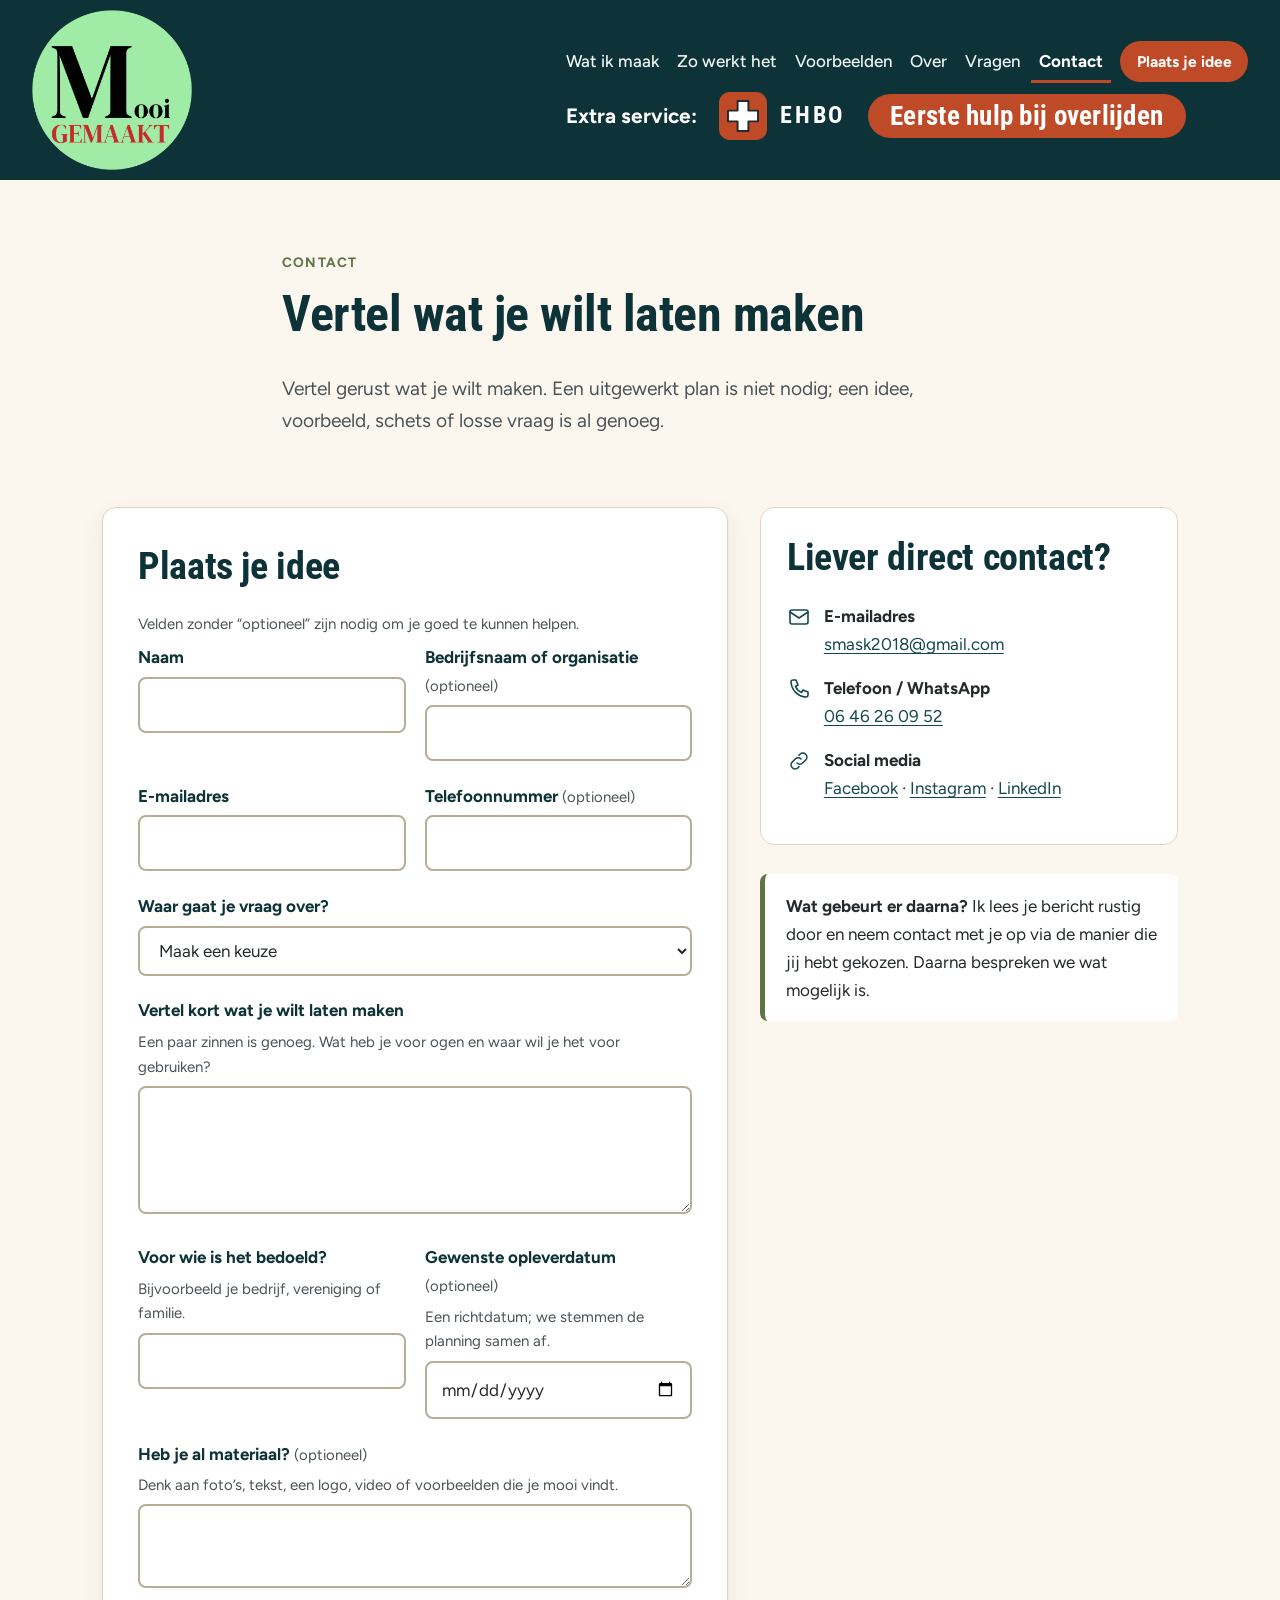
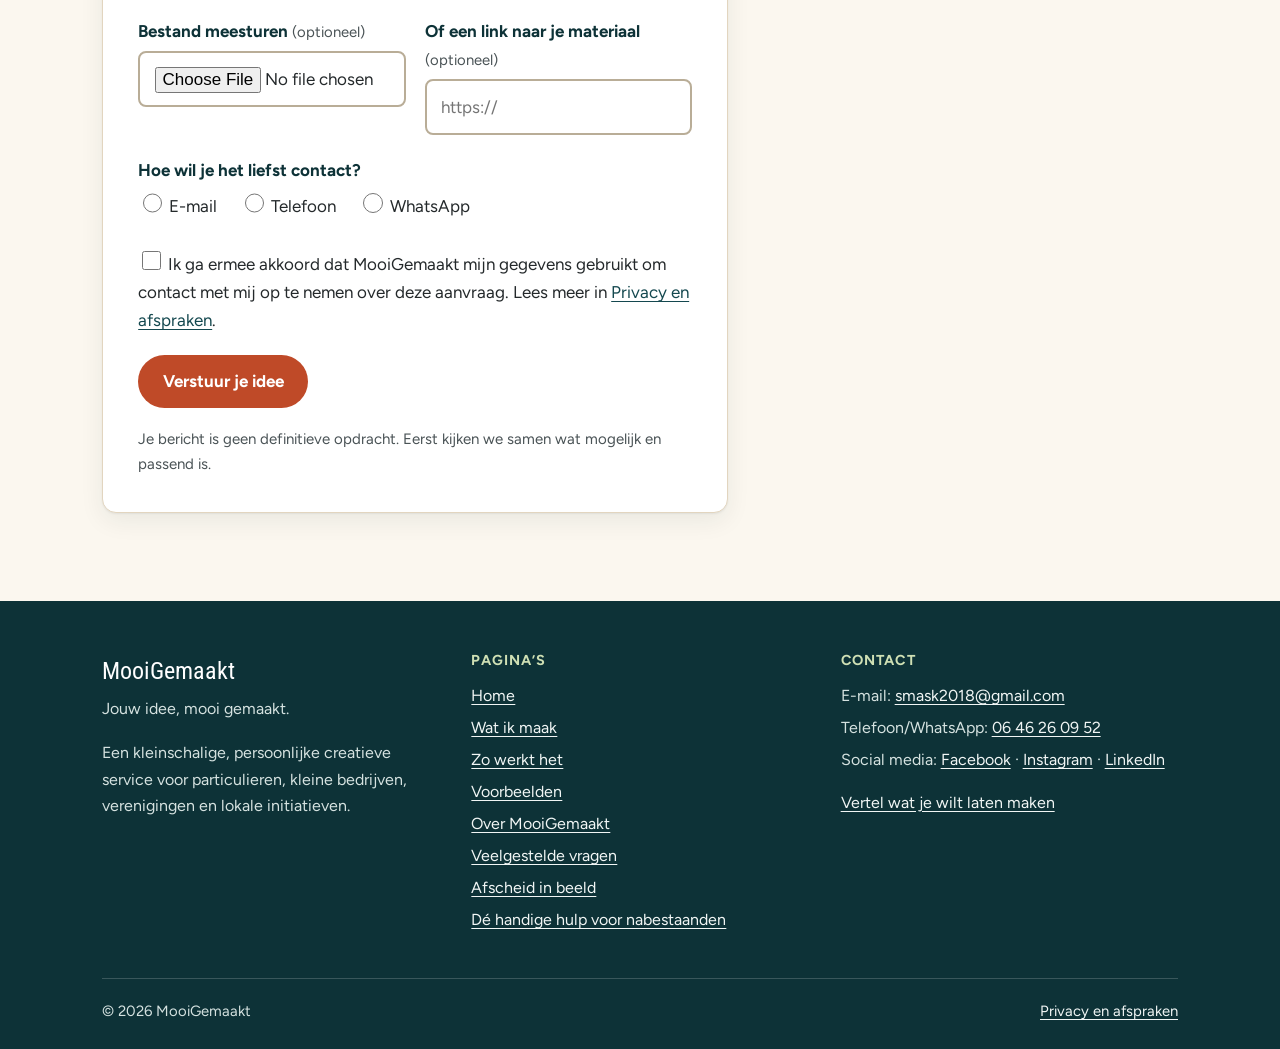
<file: contact.html>
<!DOCTYPE html>
<html lang="nl">
<head>
  <meta charset="utf-8">
  <meta name="viewport" content="width=device-width, initial-scale=1">
  <title>Contact: vertel wat je wilt laten maken – MooiGemaakt</title>
  <meta name="description" content="Heb je een idee, vraag of voorbeeld? Stuur een bericht aan MooiGemaakt. Een uitgewerkt plan is niet nodig.">
  <link rel="canonical" href="https://mooigemaakt.net/contact.html">
  <meta property="og:type" content="website">
  <meta property="og:locale" content="nl_NL">
  <meta property="og:site_name" content="MooiGemaakt">
  <meta property="og:title" content="Contact: vertel wat je wilt laten maken – MooiGemaakt">
  <meta property="og:description" content="Heb je een idee, vraag of voorbeeld? Stuur een bericht aan MooiGemaakt. Een uitgewerkt plan is niet nodig.">
  <meta property="og:url" content="https://mooigemaakt.net/contact.html">
  <!-- PLACEHOLDER: eigen deelafbeelding van 1200 x 630 pixels -->
  <meta property="og:image" content="https://mooigemaakt.net/images/og-afbeelding.jpg">
  <meta name="theme-color" content="#14484f">
  <!-- PLACEHOLDER: eigen favicon -->
  <link rel="icon" href="images/favicon.svg" type="image/svg+xml">
  <link rel="preconnect" href="https://fonts.googleapis.com">
  <link rel="preconnect" href="https://fonts.gstatic.com" crossorigin>
  <link href="https://fonts.googleapis.com/css2?family=Figtree:wght@400;500;600;700&family=Roboto+Condensed:wght@700&display=swap" rel="stylesheet">
  <link rel="stylesheet" href="css/style.css?v=20261123g">
</head>
<body>
  <a class="skip-link" href="#inhoud">Direct naar de inhoud</a>

  <header class="site-header">
    <div class="container header-inner">
      <a class="logo" href="index.html" aria-label="MooiGemaakt, naar de homepage">
        <img class="logo-img" src="images/logo-cirkel.png" alt="MooiGemaakt" width="600" height="600">
      </a>
      <button class="nav-toggle" type="button" aria-expanded="false" aria-controls="hoofdmenu">
        <span class="nav-toggle-bars" aria-hidden="true"></span>Menu
      </button>
      <nav id="hoofdmenu" class="main-nav" aria-label="Hoofdmenu">
        <ul>
          <li><a href="diensten.html">Wat ik maak</a></li>
          <li><a href="zo-werkt-het.html">Zo werkt het</a></li>
          <li><a href="portfolio.html">Voorbeelden</a></li>
          <li><a href="over.html">Over</a></li>
          <li><a href="faq.html">Vragen</a></li>
          <li><a href="contact.html" aria-current="page">Contact</a></li>
        </ul>
        <div class="header-extra">
          <span class="header-extra-label">Extra service:</span>
          <svg class="header-extra-kruis" viewBox="0 0 40 40" aria-hidden="true"><rect width="40" height="40" rx="9" fill="#bf4a28"/><path d="M15.5 7.5h9v8h8v9h-8v8h-9v-8h-8v-9h8z" fill="#ffffff" stroke="#24292b" stroke-width="1.6" stroke-linejoin="round"/></svg>
          <span class="header-extra-ehbo">EHBO</span>
          <a class="btn header-hulp" href="nabestaanden.html">Eerste hulp bij overlijden</a>
        </div>
        <a class="btn btn-primary btn-small" href="contact.html">Plaats je idee</a>
      </nav>
    </div>
  </header>

  <main id="inhoud">
    <section class="page-hero">
      <div class="container container--narrow" style="margin-left:auto;margin-right:auto">
        <span class="eyebrow">Contact</span>
        <h1>Vertel wat je wilt laten maken</h1>
        <p class="lead">Vertel gerust wat je wilt maken. Een uitgewerkt plan is niet nodig; een idee, voorbeeld, schets of losse vraag is al genoeg.</p>
      </div>
    </section>

    <section class="section" style="padding-top:0.5rem" aria-label="Contactformulier en contactgegevens">
      <div class="container contact-layout">
        <form class="form" id="contactformulier" action="verzend.php" method="post" enctype="multipart/form-data" novalidate>
          <h2>Plaats je idee</h2>
          <p class="hint">Velden zonder “optioneel” zijn nodig om je goed te kunnen helpen.</p>

          <div class="field-grid">
            <div class="field">
              <label for="naam">Naam</label>
              <input type="text" id="naam" name="naam" autocomplete="name" required aria-describedby="fout-naam">
              <span class="error" id="fout-naam" role="alert"></span>
            </div>
            <div class="field">
              <label for="organisatie">Bedrijfsnaam of organisatie <span class="optional">(optioneel)</span></label>
              <input type="text" id="organisatie" name="organisatie" autocomplete="organization">
            </div>
            <div class="field">
              <label for="email">E-mailadres</label>
              <input type="email" id="email" name="email" autocomplete="email" required aria-describedby="fout-email">
              <span class="error" id="fout-email" role="alert"></span>
            </div>
            <div class="field">
              <label for="telefoon">Telefoonnummer <span class="optional">(optioneel)</span></label>
              <input type="tel" id="telefoon" name="telefoon" autocomplete="tel">
            </div>
          </div>

          <div class="field">
            <label for="onderwerp">Waar gaat je vraag over?</label>
            <select id="onderwerp" name="onderwerp" required aria-describedby="fout-onderwerp">
              <option value="">Maak een keuze</option>
              <option>Website</option>
              <option>Foto</option>
              <option>Video</option>
              <option>Social media</option>
              <option>Vormgeving / drukwerk</option>
              <option>Presentatie / fotogalerij</option>
              <option>Anders</option>
            </select>
            <span class="error" id="fout-onderwerp" role="alert"></span>
          </div>

          <div class="field">
            <label for="bericht">Vertel kort wat je wilt laten maken</label>
            <span class="hint" id="hint-bericht">Een paar zinnen is genoeg. Wat heb je voor ogen en waar wil je het voor gebruiken?</span>
            <textarea id="bericht" name="bericht" required aria-describedby="hint-bericht fout-bericht"></textarea>
            <span class="error" id="fout-bericht" role="alert"></span>
          </div>

          <div class="field-grid">
            <div class="field">
              <label for="voorwie">Voor wie is het bedoeld?</label>
              <span class="hint" id="hint-voorwie">Bijvoorbeeld je bedrijf, vereniging of familie.</span>
              <input type="text" id="voorwie" name="voorwie" required aria-describedby="hint-voorwie fout-voorwie">
              <span class="error" id="fout-voorwie" role="alert"></span>
            </div>
            <div class="field">
              <label for="datum">Gewenste opleverdatum <span class="optional">(optioneel)</span></label>
              <span class="hint" id="hint-datum">Een richtdatum; we stemmen de planning samen af.</span>
              <input type="date" id="datum" name="opleverdatum" aria-describedby="hint-datum">
            </div>
          </div>

          <div class="field">
            <label for="materiaal">Heb je al materiaal? <span class="optional">(optioneel)</span></label>
            <span class="hint" id="hint-materiaal">Denk aan foto’s, tekst, een logo, video of voorbeelden die je mooi vindt.</span>
            <textarea id="materiaal" name="materiaal" style="min-height:5rem" aria-describedby="hint-materiaal"></textarea>
          </div>

          <div class="field-grid">
            <div class="field">
              <label for="bestand">Bestand meesturen <span class="optional">(optioneel)</span></label>
              <input type="file" id="bestand" name="bestand">
            </div>
            <div class="field">
              <label for="link">Of een link naar je materiaal <span class="optional">(optioneel)</span></label>
              <input type="url" id="link" name="link" placeholder="https://">
            </div>
          </div>

          <fieldset class="field">
            <legend>Hoe wil je het liefst contact?</legend>
            <div class="choice-row">
              <label class="choice"><input type="radio" name="contactvoorkeur" value="E-mail" required> E-mail</label>
              <label class="choice"><input type="radio" name="contactvoorkeur" value="Telefoon"> Telefoon</label>
              <label class="choice"><input type="radio" name="contactvoorkeur" value="WhatsApp"> WhatsApp</label>
            </div>
            <span class="error" id="fout-contactvoorkeur" role="alert"></span>
          </fieldset>

          <div class="field">
            <label class="choice" for="toestemming">
              <input type="checkbox" id="toestemming" name="toestemming" value="ja" required aria-describedby="fout-toestemming">
              <span>Ik ga ermee akkoord dat MooiGemaakt mijn gegevens gebruikt om contact met mij op te nemen over deze aanvraag. Lees meer in <a href="privacy.html">Privacy en afspraken</a>.</span>
            </label>
            <span class="error" id="fout-toestemming" role="alert"></span>
          </div>

          <!-- Spamval: dit veld blijft leeg bij echte bezoekers -->
          <div class="hp" aria-hidden="true">
            <label for="website-veld">Laat dit veld leeg</label>
            <input type="text" id="website-veld" name="_gotcha" tabindex="-1" autocomplete="off">
          </div>

          <button class="btn btn-primary" type="submit">Verstuur je idee</button>
          <div id="formulier-status" class="form-status" role="status" aria-live="polite"></div>
          <p class="hint" style="margin-top:1.2rem;margin-bottom:0">Je bericht is geen definitieve opdracht. Eerst kijken we samen wat mogelijk en passend is.</p>
        </form>

        <aside aria-labelledby="gegevens-titel">
          <div class="card card--plain">
            <h2 id="gegevens-titel" style="font-size:1.4rem">Liever direct contact?</h2>
            <!-- PLACEHOLDERS: contactgegevens invullen -->
            <ul class="contact-list">
              <li><svg class="icon" viewBox="0 0 24 24" width="28" height="28" fill="none" stroke="currentColor" stroke-width="1.6" stroke-linecap="round" stroke-linejoin="round" aria-hidden="true" focusable="false"><rect x="3" y="5" width="18" height="14" rx="2"/><path d="m3 7 9 6 9-6"/></svg><span><strong>E-mailadres</strong><a href="mailto:smask2018@gmail.com">smask2018@gmail.com</a></span></li>
              <li><svg class="icon" viewBox="0 0 24 24" width="28" height="28" fill="none" stroke="currentColor" stroke-width="1.6" stroke-linecap="round" stroke-linejoin="round" aria-hidden="true" focusable="false"><path d="M6 3h3l2 5-2.5 1.5a11 11 0 0 0 6 6L16 13l5 2v3a2 2 0 0 1-2 2A16 16 0 0 1 4 5a2 2 0 0 1 2-2z"/></svg><span><strong>Telefoon / WhatsApp</strong><a href="tel:+31646260952">06 46 26 09 52</a></span></li>
              <li><svg class="icon" viewBox="0 0 24 24" width="28" height="28" fill="none" stroke="currentColor" stroke-width="1.6" stroke-linecap="round" stroke-linejoin="round" aria-hidden="true" focusable="false"><path d="M10 14a4 4 0 0 0 5.700 0l3-3a4 4 0 0 0-5.700-5.700l-1 1M14 10a4 4 0 0 0-5.700 0l-3 3a4 4 0 0 0 5.700 5.700l1-1"/></svg><span><strong>Social media</strong><a href="https://www.facebook.com/profile.php?id=61595746101345" target="_blank" rel="noopener">Facebook<span class="visually-hidden"> (opent in nieuw tabblad)</span></a> · <a href="https://www.instagram.com/mooigemaaktnet/" target="_blank" rel="noopener">Instagram<span class="visually-hidden"> (opent in nieuw tabblad)</span></a> · <a href="https://www.linkedin.com/in/ton-worm-8822451a/" target="_blank" rel="noopener">LinkedIn<span class="visually-hidden"> (opent in nieuw tabblad)</span></a></span></li>
            </ul>
          </div>
          <div class="note note--moss">
            <p><strong>Wat gebeurt er daarna?</strong> Ik lees je bericht rustig door en neem contact met je op via de manier die jij hebt gekozen. Daarna bespreken we wat mogelijk is.</p>
          </div>
        </aside>
      </div>
    </section>
  </main>

  <footer class="site-footer">
    <div class="container">
      <div class="footer-grid">
        <div>
          <p class="footer-brand">MooiGemaakt</p>
          <p>Jouw idee, mooi gemaakt.</p>
          <p>Een kleinschalige, persoonlijke creatieve service voor particulieren, kleine bedrijven, verenigingen en lokale initiatieven.</p>
        </div>
        <div>
          <h2>Pagina’s</h2>
          <ul>
            <li><a href="index.html">Home</a></li>
            <li><a href="diensten.html">Wat ik maak</a></li>
            <li><a href="zo-werkt-het.html">Zo werkt het</a></li>
            <li><a href="portfolio.html">Voorbeelden</a></li>
            <li><a href="over.html">Over MooiGemaakt</a></li>
            <li><a href="faq.html">Veelgestelde vragen</a></li>
            <li><a href="afscheid.html">Afscheid in beeld</a></li>
            <li><a href="nabestaanden.html">Dé handige hulp voor nabestaanden</a></li>
          </ul>
        </div>
        <div>
          <h2>Contact</h2>
          <!-- PLACEHOLDERS: contactgegevens en sociale links invullen -->
          <ul>
            <li>E-mail: <a href="mailto:smask2018@gmail.com">smask2018@gmail.com</a></li>
            <li>Telefoon/WhatsApp: <a href="tel:+31646260952">06 46 26 09 52</a></li>
            <li>Social media: <a href="https://www.facebook.com/profile.php?id=61595746101345" target="_blank" rel="noopener">Facebook<span class="visually-hidden"> (opent in nieuw tabblad)</span></a> · <a href="https://www.instagram.com/mooigemaaktnet/" target="_blank" rel="noopener">Instagram<span class="visually-hidden"> (opent in nieuw tabblad)</span></a> · <a href="https://www.linkedin.com/in/ton-worm-8822451a/" target="_blank" rel="noopener">LinkedIn<span class="visually-hidden"> (opent in nieuw tabblad)</span></a></li>
          </ul>
          <p style="margin-top:1rem"><a href="contact.html">Vertel wat je wilt laten maken</a></p>
        </div>
      </div>
      <div class="footer-bottom">
        <p>© <span id="jaar">2026</span> MooiGemaakt</p>
        <p><a href="privacy.html">Privacy en afspraken</a></p>
      </div>
    </div>
  </footer>

  <script src="js/main.js?v=20261018b" defer></script>
</body>
</html>
</file>
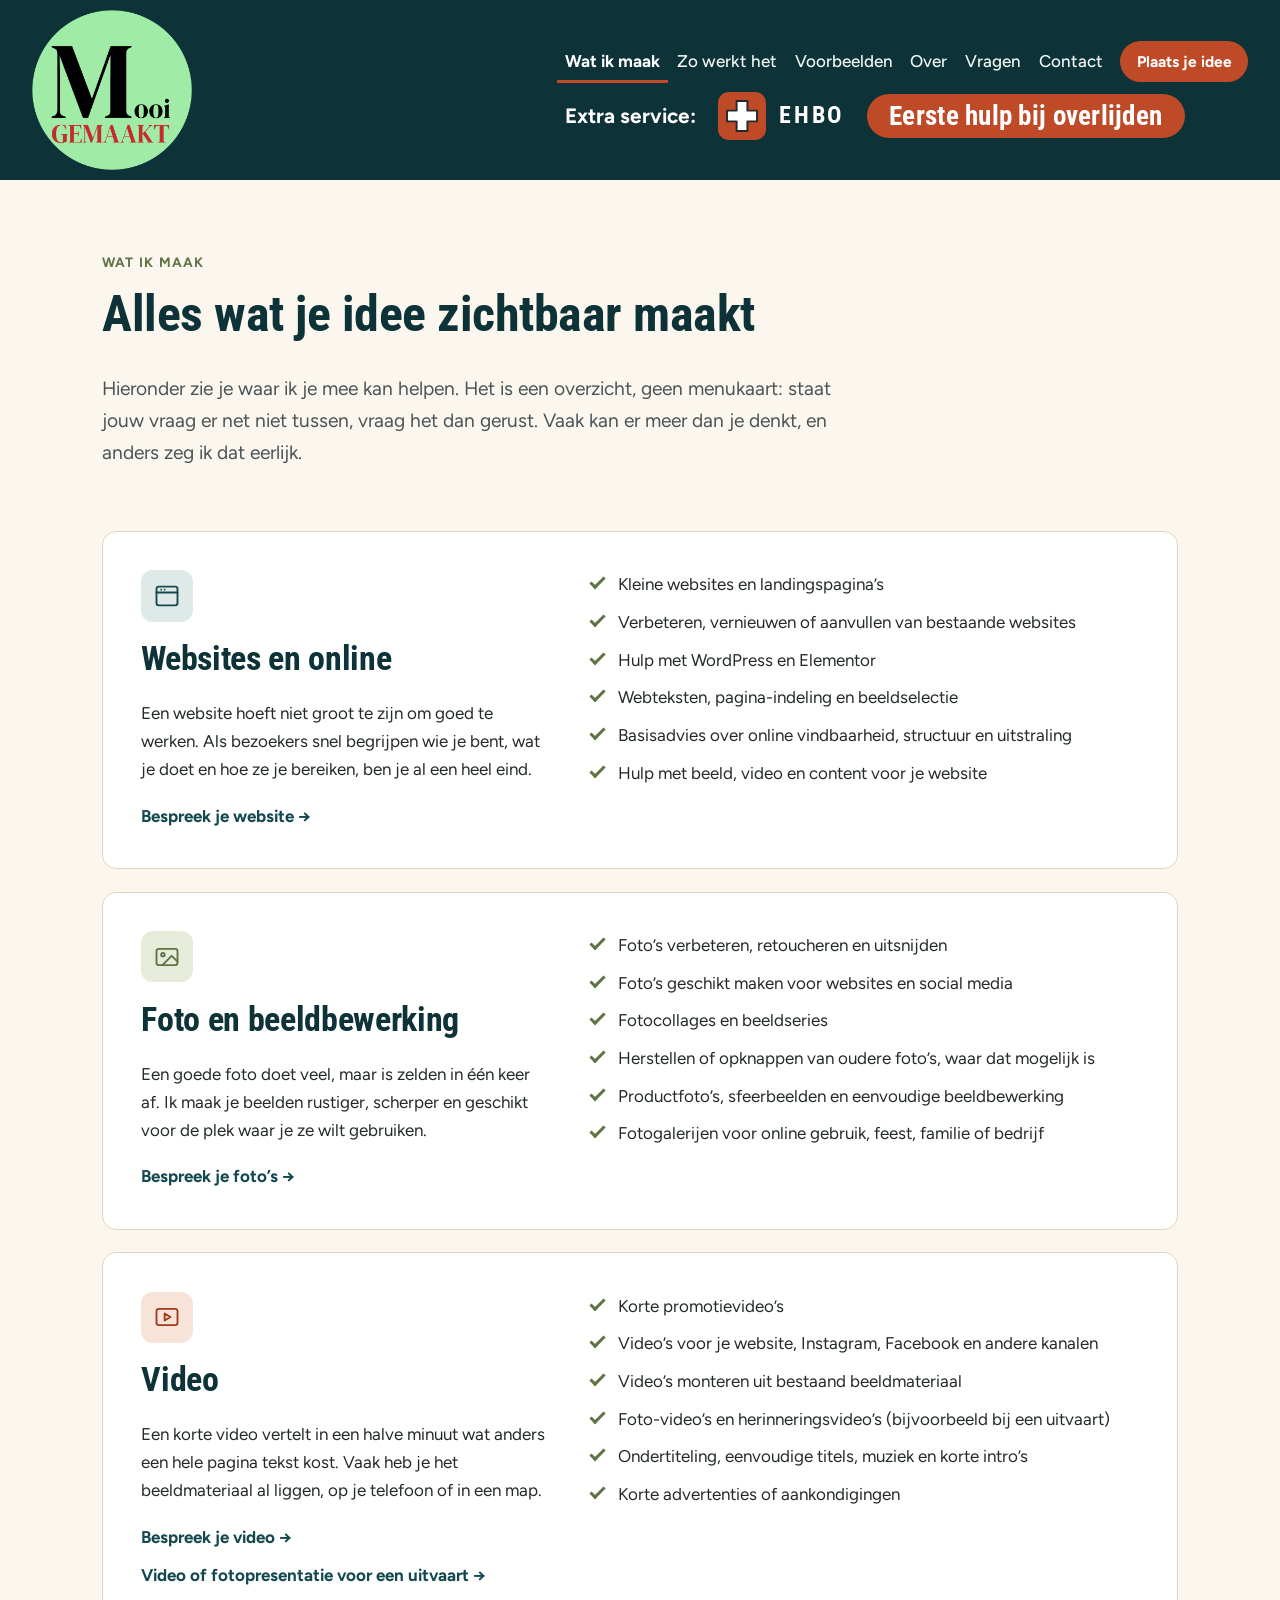
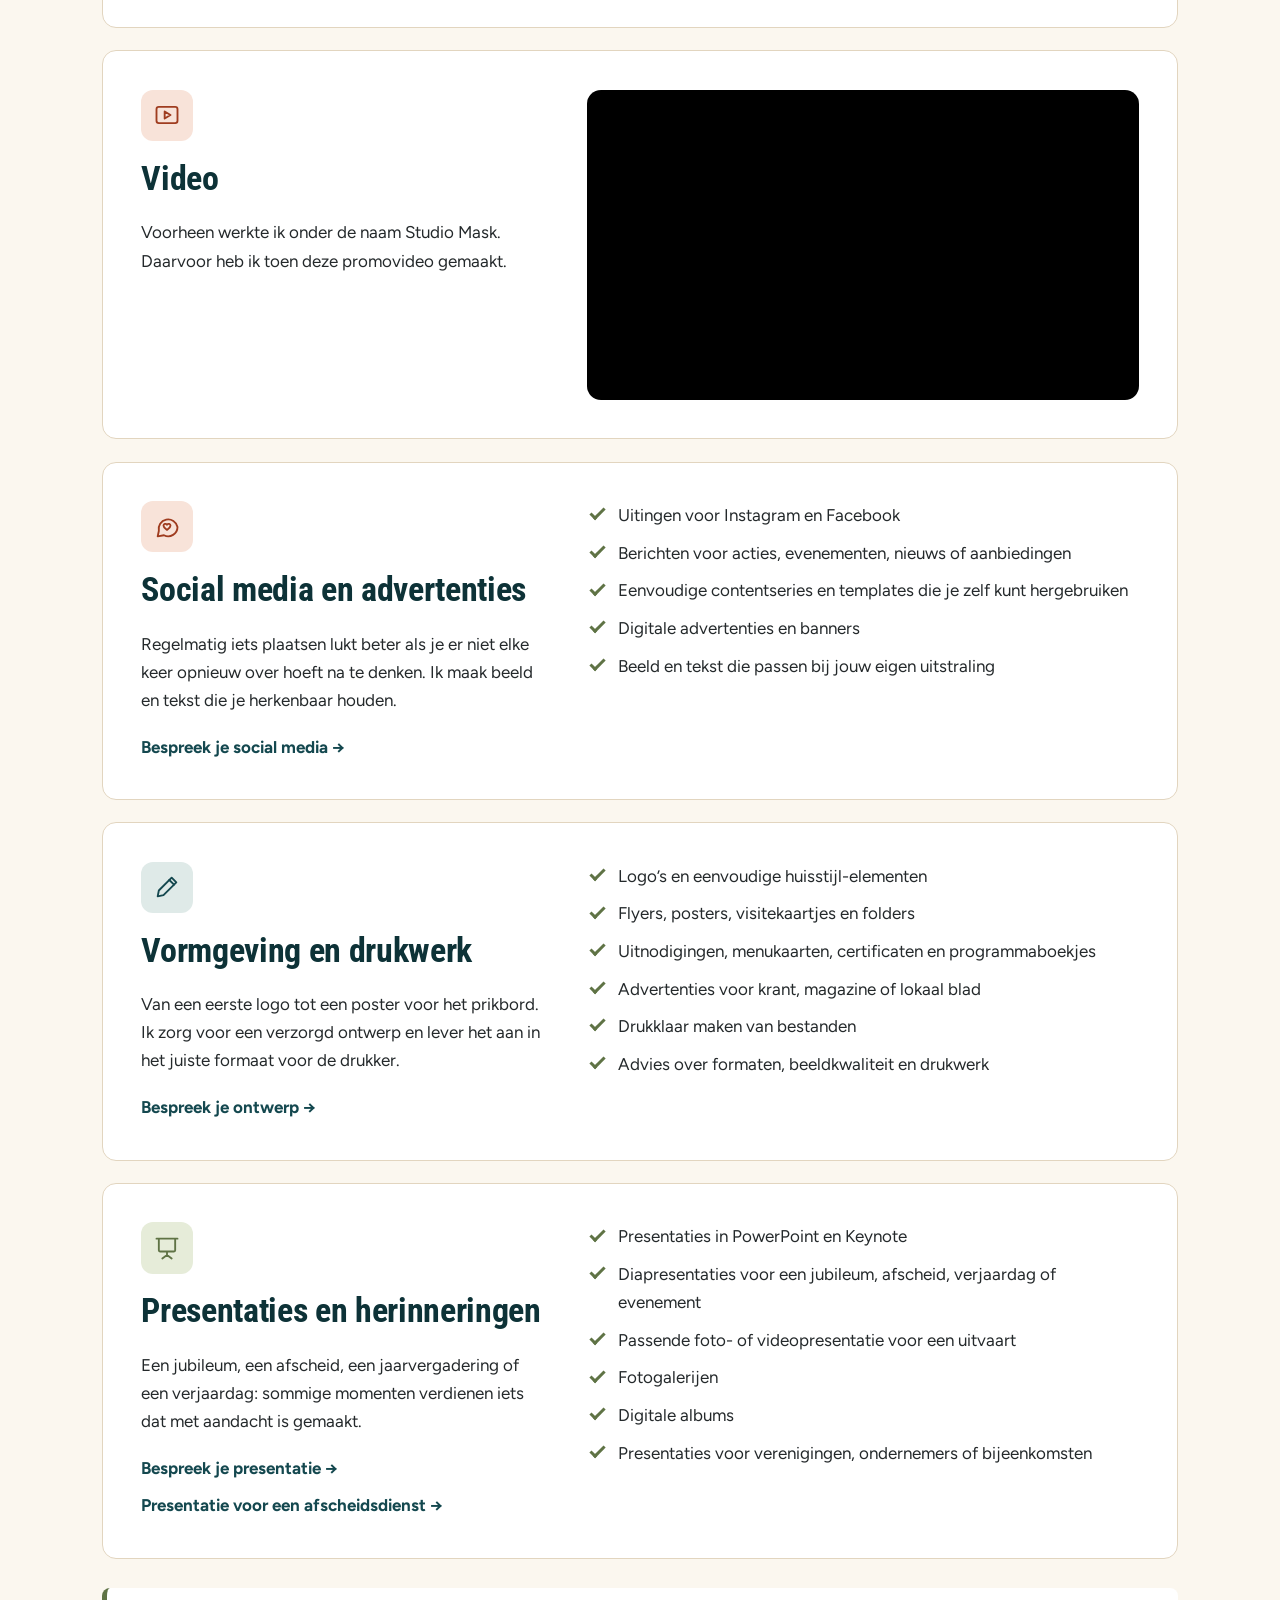
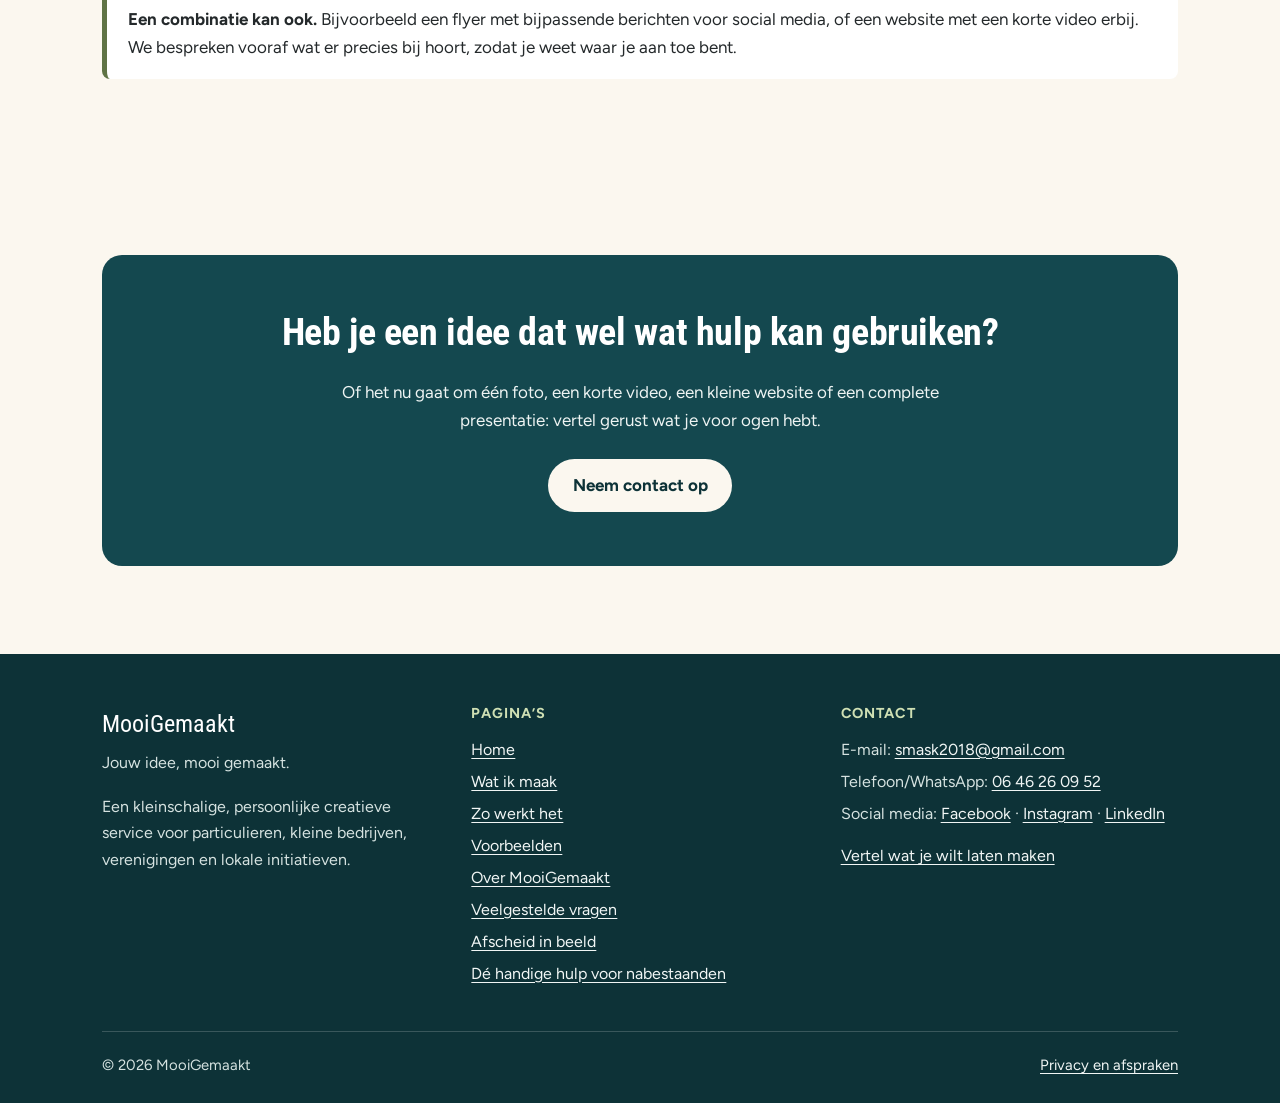
<file: diensten.html>
<!DOCTYPE html>
<html lang="nl">
<head>
  <meta charset="utf-8">
  <meta name="viewport" content="width=device-width, initial-scale=1">
  <title>Wat ik maak: websites, video, foto en drukwerk – MooiGemaakt</title>
  <meta name="description" content="Van kleine website en korte video tot logo, flyer, fotogalerij en presentatie. Bekijk waar MooiGemaakt je mee kan helpen.">
  <link rel="canonical" href="https://mooigemaakt.net/diensten.html">
  <meta property="og:type" content="website">
  <meta property="og:locale" content="nl_NL">
  <meta property="og:site_name" content="MooiGemaakt">
  <meta property="og:title" content="Wat ik maak: websites, video, foto en drukwerk – MooiGemaakt">
  <meta property="og:description" content="Van kleine website en korte video tot logo, flyer, fotogalerij en presentatie. Bekijk waar MooiGemaakt je mee kan helpen.">
  <meta property="og:url" content="https://mooigemaakt.net/diensten.html">
  <!-- PLACEHOLDER: eigen deelafbeelding van 1200 x 630 pixels -->
  <meta property="og:image" content="https://mooigemaakt.net/images/og-afbeelding.jpg">
  <meta name="theme-color" content="#14484f">
  <!-- PLACEHOLDER: eigen favicon -->
  <link rel="icon" href="images/favicon.svg" type="image/svg+xml">
  <link rel="preconnect" href="https://fonts.googleapis.com">
  <link rel="preconnect" href="https://fonts.gstatic.com" crossorigin>
  <link href="https://fonts.googleapis.com/css2?family=Figtree:wght@400;500;600;700&family=Roboto+Condensed:wght@700&display=swap" rel="stylesheet">
  <link rel="stylesheet" href="css/style.css?v=20261123g">
</head>
<body>
  <a class="skip-link" href="#inhoud">Direct naar de inhoud</a>

  <header class="site-header">
    <div class="container header-inner">
      <a class="logo" href="index.html" aria-label="MooiGemaakt, naar de homepage">
        <img class="logo-img" src="images/logo-cirkel.png" alt="MooiGemaakt" width="600" height="600">
      </a>
      <button class="nav-toggle" type="button" aria-expanded="false" aria-controls="hoofdmenu">
        <span class="nav-toggle-bars" aria-hidden="true"></span>Menu
      </button>
      <nav id="hoofdmenu" class="main-nav" aria-label="Hoofdmenu">
        <ul>
          <li><a href="diensten.html" aria-current="page">Wat ik maak</a></li>
          <li><a href="zo-werkt-het.html">Zo werkt het</a></li>
          <li><a href="portfolio.html">Voorbeelden</a></li>
          <li><a href="over.html">Over</a></li>
          <li><a href="faq.html">Vragen</a></li>
          <li><a href="contact.html">Contact</a></li>
        </ul>
        <div class="header-extra">
          <span class="header-extra-label">Extra service:</span>
          <svg class="header-extra-kruis" viewBox="0 0 40 40" aria-hidden="true"><rect width="40" height="40" rx="9" fill="#bf4a28"/><path d="M15.5 7.5h9v8h8v9h-8v8h-9v-8h-8v-9h8z" fill="#ffffff" stroke="#24292b" stroke-width="1.6" stroke-linejoin="round"/></svg>
          <span class="header-extra-ehbo">EHBO</span>
          <a class="btn header-hulp" href="nabestaanden.html">Eerste hulp bij overlijden</a>
        </div>
        <a class="btn btn-primary btn-small" href="contact.html">Plaats je idee</a>
      </nav>
    </div>
  </header>

  <main id="inhoud">
    <section class="page-hero">
      <div class="container">
        <span class="eyebrow">Wat ik maak</span>
        <h1>Alles wat je idee zichtbaar maakt</h1>
        <p class="lead">Hieronder zie je waar ik je mee kan helpen. Het is een overzicht, geen menukaart: staat jouw vraag er net niet tussen, vraag het dan gerust. Vaak kan er meer dan je denkt, en anders zeg ik dat eerlijk.</p>
      </div>
    </section>

    <section class="section mt-0" style="padding-top:0">
      <div class="container">

        <article class="service-block reveal" id="websites">
          <div>
            <div class="icon-badge"><svg class="icon" viewBox="0 0 24 24" width="28" height="28" fill="none" stroke="currentColor" stroke-width="1.6" stroke-linecap="round" stroke-linejoin="round" aria-hidden="true" focusable="false"><rect x="3" y="4" width="18" height="16" rx="2"/><path d="M3 9h18M7 6.5h.01M10 6.5h.01"/></svg></div>
            <h2>Websites en online</h2>
            <p>Een website hoeft niet groot te zijn om goed te werken. Als bezoekers snel begrijpen wie je bent, wat je doet en hoe ze je bereiken, ben je al een heel eind.</p>
            <a class="text-link" href="contact.html">Bespreek je website</a>
          </div>
          <ul class="check-list">
            <li>Kleine websites en landingspagina’s</li>
            <li>Verbeteren, vernieuwen of aanvullen van bestaande websites</li>
            <li>Hulp met WordPress en Elementor</li>
            <li>Webteksten, pagina-indeling en beeldselectie</li>
            <li>Basisadvies over online vindbaarheid, structuur en uitstraling</li>
            <li>Hulp met beeld, video en content voor je website</li>
          </ul>
        </article>

        <article class="service-block reveal" id="foto">
          <div>
            <div class="icon-badge icon-badge--moss"><svg class="icon" viewBox="0 0 24 24" width="28" height="28" fill="none" stroke="currentColor" stroke-width="1.6" stroke-linecap="round" stroke-linejoin="round" aria-hidden="true" focusable="false"><rect x="3" y="5" width="18" height="14" rx="2"/><circle cx="8.5" cy="10" r="1.5"/><path d="m21 16-5-5-8 8"/></svg></div>
            <h2>Foto en beeldbewerking</h2>
            <p>Een goede foto doet veel, maar is zelden in één keer af. Ik maak je beelden rustiger, scherper en geschikt voor de plek waar je ze wilt gebruiken.</p>
            <a class="text-link" href="contact.html">Bespreek je foto’s</a>
          </div>
          <ul class="check-list">
            <li>Foto’s verbeteren, retoucheren en uitsnijden</li>
            <li>Foto’s geschikt maken voor websites en social media</li>
            <li>Fotocollages en beeldseries</li>
            <li>Herstellen of opknappen van oudere foto’s, waar dat mogelijk is</li>
            <li>Productfoto’s, sfeerbeelden en eenvoudige beeldbewerking</li>
            <li>Fotogalerijen voor online gebruik, feest, familie of bedrijf</li>
          </ul>
        </article>

        <article class="service-block reveal" id="video">
          <div>
            <div class="icon-badge icon-badge--coral"><svg class="icon" viewBox="0 0 24 24" width="28" height="28" fill="none" stroke="currentColor" stroke-width="1.6" stroke-linecap="round" stroke-linejoin="round" aria-hidden="true" focusable="false"><rect x="3" y="5" width="18" height="14" rx="2"/><path d="m10 9 5 3-5 3z"/></svg></div>
            <h2>Video</h2>
            <p>Een korte video vertelt in een halve minuut wat anders een hele pagina tekst kost. Vaak heb je het beeldmateriaal al liggen, op je telefoon of in een map.</p>
            <a class="text-link" href="contact.html">Bespreek je video</a>
            <p style="margin:.6rem 0 0"><a class="text-link" href="afscheid.html">Video of fotopresentatie voor een uitvaart</a></p>
          </div>
          <ul class="check-list">
            <li>Korte promotievideo’s</li>
            <li>Video’s voor je website, Instagram, Facebook en andere kanalen</li>
            <li>Video’s monteren uit bestaand beeldmateriaal</li>
            <li>Foto-video’s en herinneringsvideo’s (bijvoorbeeld bij een uitvaart)</li>
            <li>Ondertiteling, eenvoudige titels, muziek en korte intro’s</li>
            <li>Korte advertenties of aankondigingen</li>
          </ul>
        </article>

        <article class="service-block service-block--video reveal" id="video-voorbeeld">
          <div>
            <div class="icon-badge icon-badge--coral"><svg class="icon" viewBox="0 0 24 24" width="28" height="28" fill="none" stroke="currentColor" stroke-width="1.6" stroke-linecap="round" stroke-linejoin="round" aria-hidden="true" focusable="false"><rect x="3" y="5" width="18" height="14" rx="2"/><path d="m10 9 5 3-5 3z"/></svg></div>
            <h2>Video</h2>
            <p>Voorheen werkte ik onder de naam Studio Mask. Daarvoor heb ik toen deze promovideo gemaakt.</p>
          </div>
          <div class="video-frame">
            <iframe src="https://player.vimeo.com/video/298670176?dnt=1" title="Studio Mask promo" loading="lazy" allow="fullscreen; picture-in-picture" allowfullscreen></iframe>
          </div>
        </article>

        <article class="service-block reveal" id="social">
          <div>
            <div class="icon-badge icon-badge--coral"><svg class="icon" viewBox="0 0 24 24" width="28" height="28" fill="none" stroke="currentColor" stroke-width="1.6" stroke-linecap="round" stroke-linejoin="round" aria-hidden="true" focusable="false"><path d="M21 12a8 8 0 0 1-11.6 7.1L4 20l1-4.6A8 8 0 1 1 21 12z"/><path d="M12 10c-1-1.3-3-.6-3 1 0 1.5 1.8 2.6 3 3.5 1.2-.9 3-2 3-3.5 0-1.6-2-2.3-3-1z"/></svg></div>
            <h2>Social media en advertenties</h2>
            <p>Regelmatig iets plaatsen lukt beter als je er niet elke keer opnieuw over hoeft na te denken. Ik maak beeld en tekst die je herkenbaar houden.</p>
            <a class="text-link" href="contact.html">Bespreek je social media</a>
          </div>
          <ul class="check-list">
            <li>Uitingen voor Instagram en Facebook</li>
            <li>Berichten voor acties, evenementen, nieuws of aanbiedingen</li>
            <li>Eenvoudige contentseries en templates die je zelf kunt hergebruiken</li>
            <li>Digitale advertenties en banners</li>
            <li>Beeld en tekst die passen bij jouw eigen uitstraling</li>
          </ul>
        </article>

        <article class="service-block reveal" id="vormgeving">
          <div>
            <div class="icon-badge"><svg class="icon" viewBox="0 0 24 24" width="28" height="28" fill="none" stroke="currentColor" stroke-width="1.6" stroke-linecap="round" stroke-linejoin="round" aria-hidden="true" focusable="false"><path d="m4 20 1-5L16 4l4 4L9 19z"/><path d="m14 6 4 4"/></svg></div>
            <h2>Vormgeving en drukwerk</h2>
            <p>Van een eerste logo tot een poster voor het prikbord. Ik zorg voor een verzorgd ontwerp en lever het aan in het juiste formaat voor de drukker.</p>
            <a class="text-link" href="contact.html">Bespreek je ontwerp</a>
          </div>
          <ul class="check-list">
            <li>Logo’s en eenvoudige huisstijl-elementen</li>
            <li>Flyers, posters, visitekaartjes en folders</li>
            <li>Uitnodigingen, menukaarten, certificaten en programmaboekjes</li>
            <li>Advertenties voor krant, magazine of lokaal blad</li>
            <li>Drukklaar maken van bestanden</li>
            <li>Advies over formaten, beeldkwaliteit en drukwerk</li>
          </ul>
        </article>

        <article class="service-block reveal" id="presentaties">
          <div>
            <div class="icon-badge icon-badge--moss"><svg class="icon" viewBox="0 0 24 24" width="28" height="28" fill="none" stroke="currentColor" stroke-width="1.6" stroke-linecap="round" stroke-linejoin="round" aria-hidden="true" focusable="false"><path d="M3 4h18M5 4v10a1 1 0 0 0 1 1h12a1 1 0 0 0 1-1V4M12 15v3M8 21l4-3 4 3"/></svg></div>
            <h2>Presentaties en herinneringen</h2>
            <p>Een jubileum, een afscheid, een jaarvergadering of een verjaardag: sommige momenten verdienen iets dat met aandacht is gemaakt.</p>
            <a class="text-link" href="contact.html">Bespreek je presentatie</a>
            <p style="margin:.6rem 0 0"><a class="text-link" href="afscheid.html">Presentatie voor een afscheidsdienst</a></p>
          </div>
          <ul class="check-list">
            <li>Presentaties in PowerPoint en Keynote</li>
            <li>Diapresentaties voor een jubileum, afscheid, verjaardag of evenement</li>
            <li>Passende foto- of videopresentatie voor een uitvaart</li>
            <li>Fotogalerijen</li>
            <li>Digitale albums</li>
            <li>Presentaties voor verenigingen, ondernemers of bijeenkomsten</li>
          </ul>
        </article>

        <div class="note note--moss">
          <p><strong>Een combinatie kan ook.</strong> Bijvoorbeeld een flyer met bijpassende berichten voor social media, of een website met een korte video erbij. We bespreken vooraf wat er precies bij hoort, zodat je weet waar je aan toe bent.</p>
        </div>
      </div>
    </section>

    <section class="section">
      <div class="container">
        <div class="cta-block">
          <h2>Heb je een idee dat wel wat hulp kan gebruiken?</h2>
          <p>Of het nu gaat om één foto, een korte video, een kleine website of een complete presentatie: vertel gerust wat je voor ogen hebt.</p>
          <div class="btn-row"><a class="btn btn-light" href="contact.html">Neem contact op</a></div>
        </div>
      </div>
    </section>
  </main>

  <footer class="site-footer">
    <div class="container">
      <div class="footer-grid">
        <div>
          <p class="footer-brand">MooiGemaakt</p>
          <p>Jouw idee, mooi gemaakt.</p>
          <p>Een kleinschalige, persoonlijke creatieve service voor particulieren, kleine bedrijven, verenigingen en lokale initiatieven.</p>
        </div>
        <div>
          <h2>Pagina’s</h2>
          <ul>
            <li><a href="index.html">Home</a></li>
            <li><a href="diensten.html">Wat ik maak</a></li>
            <li><a href="zo-werkt-het.html">Zo werkt het</a></li>
            <li><a href="portfolio.html">Voorbeelden</a></li>
            <li><a href="over.html">Over MooiGemaakt</a></li>
            <li><a href="faq.html">Veelgestelde vragen</a></li>
            <li><a href="afscheid.html">Afscheid in beeld</a></li>
            <li><a href="nabestaanden.html">Dé handige hulp voor nabestaanden</a></li>
          </ul>
        </div>
        <div>
          <h2>Contact</h2>
          <!-- PLACEHOLDERS: contactgegevens en sociale links invullen -->
          <ul>
            <li>E-mail: <a href="mailto:smask2018@gmail.com">smask2018@gmail.com</a></li>
            <li>Telefoon/WhatsApp: <a href="tel:+31646260952">06 46 26 09 52</a></li>
            <li>Social media: <a href="https://www.facebook.com/profile.php?id=61595746101345" target="_blank" rel="noopener">Facebook<span class="visually-hidden"> (opent in nieuw tabblad)</span></a> · <a href="https://www.instagram.com/mooigemaaktnet/" target="_blank" rel="noopener">Instagram<span class="visually-hidden"> (opent in nieuw tabblad)</span></a> · <a href="https://www.linkedin.com/in/ton-worm-8822451a/" target="_blank" rel="noopener">LinkedIn<span class="visually-hidden"> (opent in nieuw tabblad)</span></a></li>
          </ul>
          <p style="margin-top:1rem"><a href="contact.html">Vertel wat je wilt laten maken</a></p>
        </div>
      </div>
      <div class="footer-bottom">
        <p>© <span id="jaar">2026</span> MooiGemaakt</p>
        <p><a href="privacy.html">Privacy en afspraken</a></p>
      </div>
    </div>
  </footer>

  <script src="js/main.js?v=20261018b" defer></script>
</body>
</html>
</file>
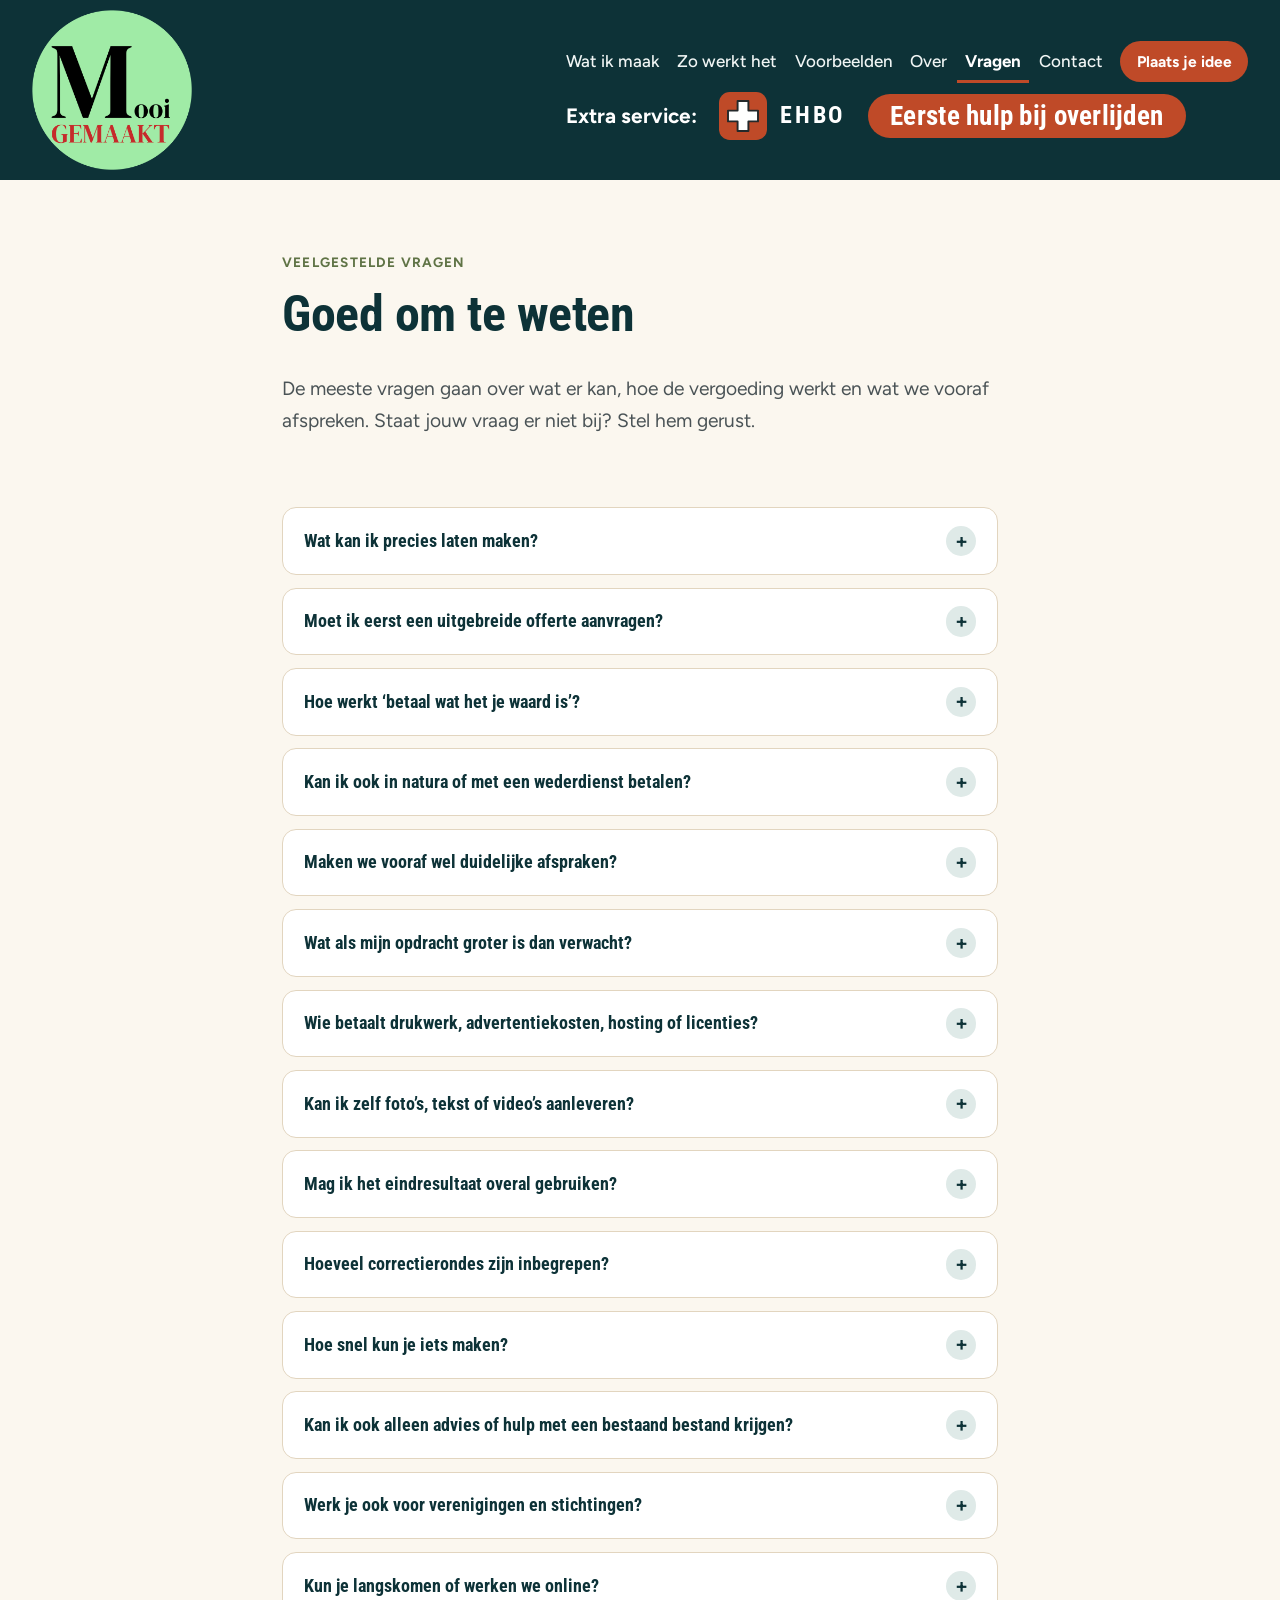
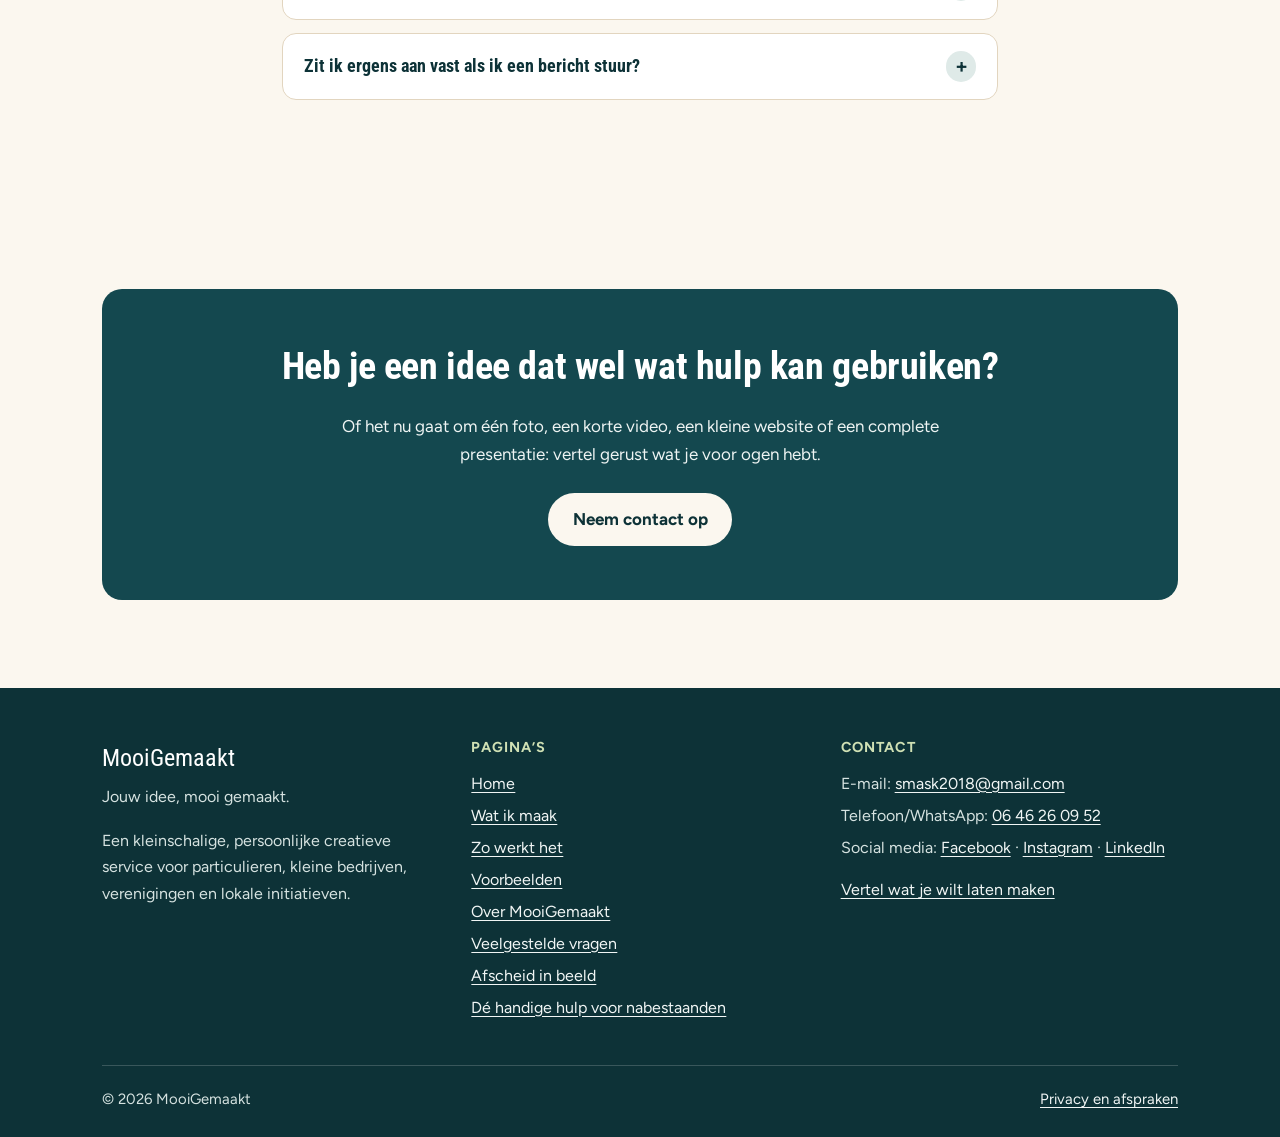
<file: faq.html>
<!DOCTYPE html>
<html lang="nl">
<head>
  <meta charset="utf-8">
  <meta name="viewport" content="width=device-width, initial-scale=1">
  <title>Veelgestelde vragen – MooiGemaakt</title>
  <meta name="description" content="Antwoorden op vragen over de mogelijkheden, de vergoeding, afspraken, kosten, rechten en planning bij MooiGemaakt.">
  <link rel="canonical" href="https://mooigemaakt.net/faq.html">
  <meta property="og:type" content="website">
  <meta property="og:locale" content="nl_NL">
  <meta property="og:site_name" content="MooiGemaakt">
  <meta property="og:title" content="Veelgestelde vragen – MooiGemaakt">
  <meta property="og:description" content="Antwoorden op vragen over de mogelijkheden, de vergoeding, afspraken, kosten, rechten en planning bij MooiGemaakt.">
  <meta property="og:url" content="https://mooigemaakt.net/faq.html">
  <!-- PLACEHOLDER: eigen deelafbeelding van 1200 x 630 pixels -->
  <meta property="og:image" content="https://mooigemaakt.net/images/og-afbeelding.jpg">
  <meta name="theme-color" content="#14484f">
  <!-- PLACEHOLDER: eigen favicon -->
  <link rel="icon" href="images/favicon.svg" type="image/svg+xml">
  <link rel="preconnect" href="https://fonts.googleapis.com">
  <link rel="preconnect" href="https://fonts.gstatic.com" crossorigin>
  <link href="https://fonts.googleapis.com/css2?family=Figtree:wght@400;500;600;700&family=Roboto+Condensed:wght@700&display=swap" rel="stylesheet">
  <link rel="stylesheet" href="css/style.css?v=20261123g">
</head>
<body>
  <a class="skip-link" href="#inhoud">Direct naar de inhoud</a>

  <header class="site-header">
    <div class="container header-inner">
      <a class="logo" href="index.html" aria-label="MooiGemaakt, naar de homepage">
        <img class="logo-img" src="images/logo-cirkel.png" alt="MooiGemaakt" width="600" height="600">
      </a>
      <button class="nav-toggle" type="button" aria-expanded="false" aria-controls="hoofdmenu">
        <span class="nav-toggle-bars" aria-hidden="true"></span>Menu
      </button>
      <nav id="hoofdmenu" class="main-nav" aria-label="Hoofdmenu">
        <ul>
          <li><a href="diensten.html">Wat ik maak</a></li>
          <li><a href="zo-werkt-het.html">Zo werkt het</a></li>
          <li><a href="portfolio.html">Voorbeelden</a></li>
          <li><a href="over.html">Over</a></li>
          <li><a href="faq.html" aria-current="page">Vragen</a></li>
          <li><a href="contact.html">Contact</a></li>
        </ul>
        <div class="header-extra">
          <span class="header-extra-label">Extra service:</span>
          <svg class="header-extra-kruis" viewBox="0 0 40 40" aria-hidden="true"><rect width="40" height="40" rx="9" fill="#bf4a28"/><path d="M15.5 7.5h9v8h8v9h-8v8h-9v-8h-8v-9h8z" fill="#ffffff" stroke="#24292b" stroke-width="1.6" stroke-linejoin="round"/></svg>
          <span class="header-extra-ehbo">EHBO</span>
          <a class="btn header-hulp" href="nabestaanden.html">Eerste hulp bij overlijden</a>
        </div>
        <a class="btn btn-primary btn-small" href="contact.html">Plaats je idee</a>
      </nav>
    </div>
  </header>

  <main id="inhoud">
    <section class="page-hero">
      <div class="container container--narrow">
        <span class="eyebrow">Veelgestelde vragen</span>
        <h1>Goed om te weten</h1>
        <p class="lead">De meeste vragen gaan over wat er kan, hoe de vergoeding werkt en wat we vooraf afspreken. Staat jouw vraag er niet bij? Stel hem gerust.</p>
      </div>
    </section>

    <section class="section" style="padding-top:0.5rem" aria-label="Vragen en antwoorden">
      <div class="container container--narrow faq">

        <details>
          <summary>Wat kan ik precies laten maken?</summary>
          <div class="faq-answer">
            <p>Websites en landingspagina’s, foto- en beeldbewerking, korte video’s, uitingen voor social media, logo’s en drukwerk, presentaties, fotogalerijen en digitale albums. Op de pagina <a href="diensten.html">Wat ik maak</a> staat het volledige overzicht.</p>
            <p>Twijfel je of jouw vraag erbij past? Vraag het gewoon. Je hoort eerlijk of ik je kan helpen.</p>
          </div>
        </details>

        <details>
          <summary>Moet ik eerst een uitgebreide offerte aanvragen?</summary>
          <div class="faq-answer">
            <p>Nee. Voor kleine opdrachten is een bericht met je idee genoeg. We bespreken wat je nodig hebt en maken een duidelijke afspraak over wat ik maak en wanneer. Bij grotere opdrachten zet ik de afspraken wel op papier, zodat we allebei weten waar we aan toe zijn.</p>
          </div>
        </details>

        <details>
          <summary>Hoe werkt ‘betaal wat het je waard is’?</summary>
          <div class="faq-answer">
            <p>Na de oplevering bepaal jij welke waardering je passend vindt bij het resultaat en bij jouw situatie. Vooraf bespreken we wat de opdracht inhoudt en wat redelijk is, zodat we dezelfde verwachtingen hebben.</p>
            <p>Het betekent niet dat het werk vrijblijvend is: afspraken over inhoud, planning en oplevering maken we gewoon vooraf. Op <a href="zo-werkt-het.html">Zo werkt het</a> lees je er meer over.</p>
          </div>
        </details>

        <details>
          <summary>Kan ik ook in natura of met een wederdienst betalen?</summary>
          <div class="faq-answer">
            <p>Dat is bespreekbaar. Een wederdienst of betaling in natura kan een mooie oplossing zijn, maar het is niet vanzelfsprekend. We spreken het altijd vooraf af, zodat het voor ons allebei goed voelt.</p>
          </div>
        </details>

        <details>
          <summary>Maken we vooraf wel duidelijke afspraken?</summary>
          <div class="faq-answer">
            <p>Ja, altijd. Voordat ik begin, stemmen we af wat het doel is, welk materiaal nodig is, hoe de planning eruitziet en in welke vorm je het resultaat ontvangt. Je weet dus vooraf wat wel en niet binnen de opdracht valt.</p>
          </div>
        </details>

        <details>
          <summary>Wat als mijn opdracht groter is dan verwacht?</summary>
          <div class="faq-answer">
            <p>Dan overleggen we voordat ik verder ga. Bij grotere of complexere opdrachten maken we een aparte afspraak, bijvoorbeeld een vaste prijs of een verdeling in delen. Je kunt dan zelf beslissen of dat bij je past.</p>
          </div>
        </details>

        <details>
          <summary>Wie betaalt drukwerk, advertentiekosten, hosting of licenties?</summary>
          <div class="faq-answer">
            <p>Externe kosten vallen niet automatisch onder de vrije waardering. Denk aan drukkosten, advertentiebudget, betaalde lettertypes of stockfoto’s, muzieklicenties, hosting, domeinnamen en software-abonnementen. In de regel zijn die voor rekening van de opdrachtgever.</p>
            <p>We bespreken zulke kosten altijd vooraf. Je komt dus niet achteraf voor verrassingen te staan.</p>
          </div>
        </details>

        <details>
          <summary>Kan ik zelf foto’s, tekst of video’s aanleveren?</summary>
          <div class="faq-answer">
            <p>Graag zelfs. Eigen materiaal maakt het resultaat persoonlijker. Je krijgt van mij tips over wat bruikbaar is en hoe je het handig aanlevert. Wel belangrijk: zorg dat je het materiaal mag gebruiken en dat mensen die herkenbaar in beeld zijn daar geen bezwaar tegen hebben.</p>
          </div>
        </details>

        <details>
          <summary>Mag ik het eindresultaat overal gebruiken?</summary>
          <div class="faq-answer">
            <p>Meestal kun je het resultaat gebruiken voor het doel waarvoor het gemaakt is. Wat precies kan, hangt af van de opdracht en van het materiaal dat erin verwerkt is. Voor muziek, stockbeeld en lettertypes gelden soms aparte voorwaarden. We spreken het gebruik vooraf met elkaar af.</p>
          </div>
        </details>

        <details>
          <summary>Hoeveel correctierondes zijn inbegrepen?</summary>
          <div class="faq-answer">
            <p>Dat spreken we per opdracht af. Bij kleine opdrachten is één ronde vaak voldoende, bij een website of video kunnen het er meer zijn. Zo weet je vooraf wanneer je kunt reageren en blijft het werk overzichtelijk.</p>
          </div>
        </details>

        <details>
          <summary>Hoe snel kun je iets maken?</summary>
          <div class="faq-answer">
            <p>Dat hangt af van de omvang van de opdracht en van mijn agenda op dat moment. Een vaste levertijd kan ik hier daarom niet beloven. Heb je een datum in gedachten, noem die dan meteen in je bericht. Dan laat ik je zo eerlijk mogelijk weten of dat haalbaar is. Voor spoedwerk maken we een aparte afspraak.</p>
          </div>
        </details>

        <details>
          <summary>Kan ik ook alleen advies of hulp met een bestaand bestand krijgen?</summary>
          <div class="faq-answer">
            <p>Ja. Je kunt ook terecht met een bestaande website, presentatie, flyer of video die net niet lekker loopt. Soms is een uur meekijken en een paar gerichte aanpassingen al genoeg.</p>
          </div>
        </details>

        <details>
          <summary>Werk je ook voor verenigingen en stichtingen?</summary>
          <div class="faq-answer">
            <p>Zeker. Clubs, verenigingen, stichtingen en buurtinitiatieven help ik graag met posters, nieuwsbrieven, presentaties, websites en social media. Ik houd er rekening mee dat het budget vaak beperkt is en dat er met vrijwilligers wordt gewerkt.</p>
          </div>
        </details>

        <details>
          <summary>Kun je langskomen of werken we online?</summary>
          <div class="faq-answer">
            <p>Veel kan prima online: via e-mail, telefoon, WhatsApp of een videogesprek. In de buurt kan een afspraak op locatie soms ook, als dat voor de opdracht nuttig is. Eventuele reiskosten bespreken we dan vooraf.</p>
          </div>
        </details>

        <details>
          <summary>Zit ik ergens aan vast als ik een bericht stuur?</summary>
          <div class="faq-answer">
            <p>Nee. Een bericht is geen opdracht. We kijken eerst samen wat mogelijk en passend is. Pas als we het allebei eens zijn over de aanpak, ga ik aan de slag.</p>
          </div>
        </details>

      </div>
    </section>

    <section class="section">
      <div class="container">
        <div class="cta-block">
          <h2>Heb je een idee dat wel wat hulp kan gebruiken?</h2>
          <p>Of het nu gaat om één foto, een korte video, een kleine website of een complete presentatie: vertel gerust wat je voor ogen hebt.</p>
          <div class="btn-row"><a class="btn btn-light" href="contact.html">Neem contact op</a></div>
        </div>
      </div>
    </section>
  </main>

  <footer class="site-footer">
    <div class="container">
      <div class="footer-grid">
        <div>
          <p class="footer-brand">MooiGemaakt</p>
          <p>Jouw idee, mooi gemaakt.</p>
          <p>Een kleinschalige, persoonlijke creatieve service voor particulieren, kleine bedrijven, verenigingen en lokale initiatieven.</p>
        </div>
        <div>
          <h2>Pagina’s</h2>
          <ul>
            <li><a href="index.html">Home</a></li>
            <li><a href="diensten.html">Wat ik maak</a></li>
            <li><a href="zo-werkt-het.html">Zo werkt het</a></li>
            <li><a href="portfolio.html">Voorbeelden</a></li>
            <li><a href="over.html">Over MooiGemaakt</a></li>
            <li><a href="faq.html">Veelgestelde vragen</a></li>
            <li><a href="afscheid.html">Afscheid in beeld</a></li>
            <li><a href="nabestaanden.html">Dé handige hulp voor nabestaanden</a></li>
          </ul>
        </div>
        <div>
          <h2>Contact</h2>
          <!-- PLACEHOLDERS: contactgegevens en sociale links invullen -->
          <ul>
            <li>E-mail: <a href="mailto:smask2018@gmail.com">smask2018@gmail.com</a></li>
            <li>Telefoon/WhatsApp: <a href="tel:+31646260952">06 46 26 09 52</a></li>
            <li>Social media: <a href="https://www.facebook.com/profile.php?id=61595746101345" target="_blank" rel="noopener">Facebook<span class="visually-hidden"> (opent in nieuw tabblad)</span></a> · <a href="https://www.instagram.com/mooigemaaktnet/" target="_blank" rel="noopener">Instagram<span class="visually-hidden"> (opent in nieuw tabblad)</span></a> · <a href="https://www.linkedin.com/in/ton-worm-8822451a/" target="_blank" rel="noopener">LinkedIn<span class="visually-hidden"> (opent in nieuw tabblad)</span></a></li>
          </ul>
          <p style="margin-top:1rem"><a href="contact.html">Vertel wat je wilt laten maken</a></p>
        </div>
      </div>
      <div class="footer-bottom">
        <p>© <span id="jaar">2026</span> MooiGemaakt</p>
        <p><a href="privacy.html">Privacy en afspraken</a></p>
      </div>
    </div>
  </footer>

  <script src="js/main.js?v=20261018b" defer></script>
</body>
</html>
</file>
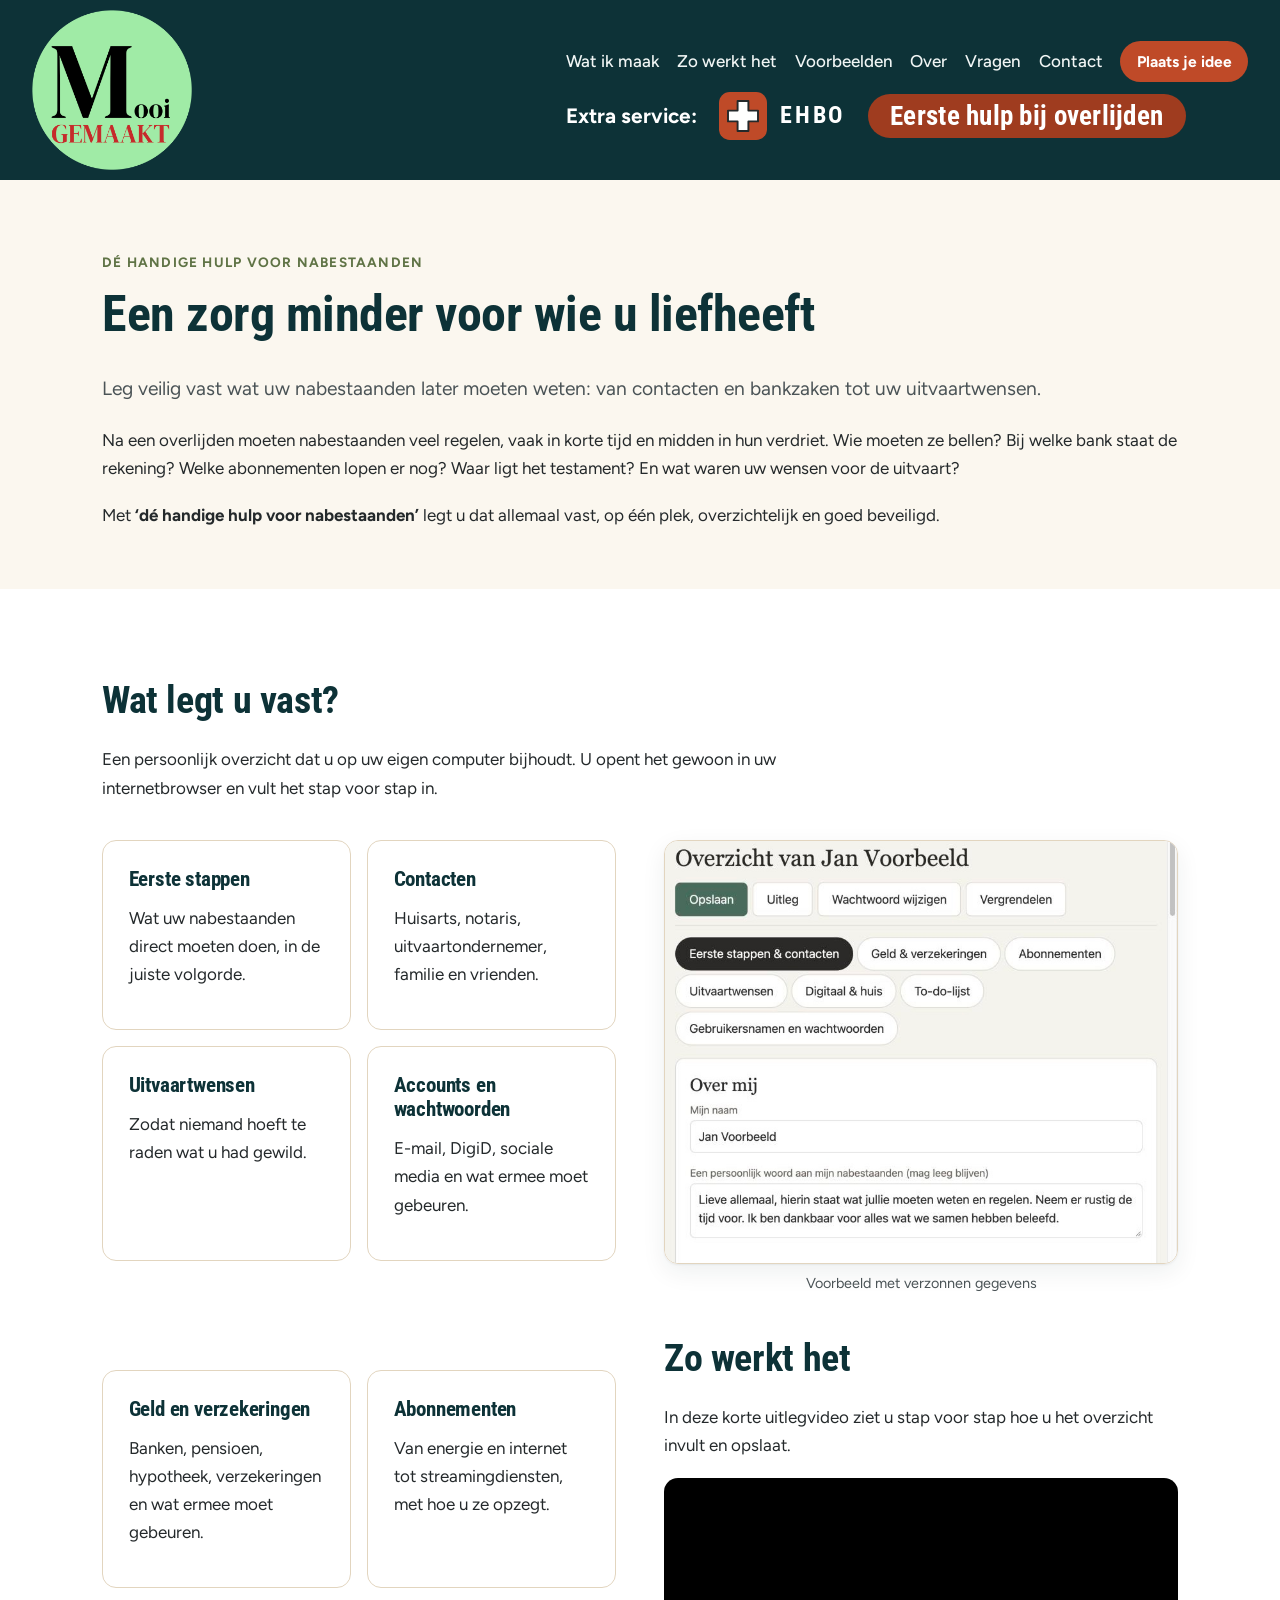
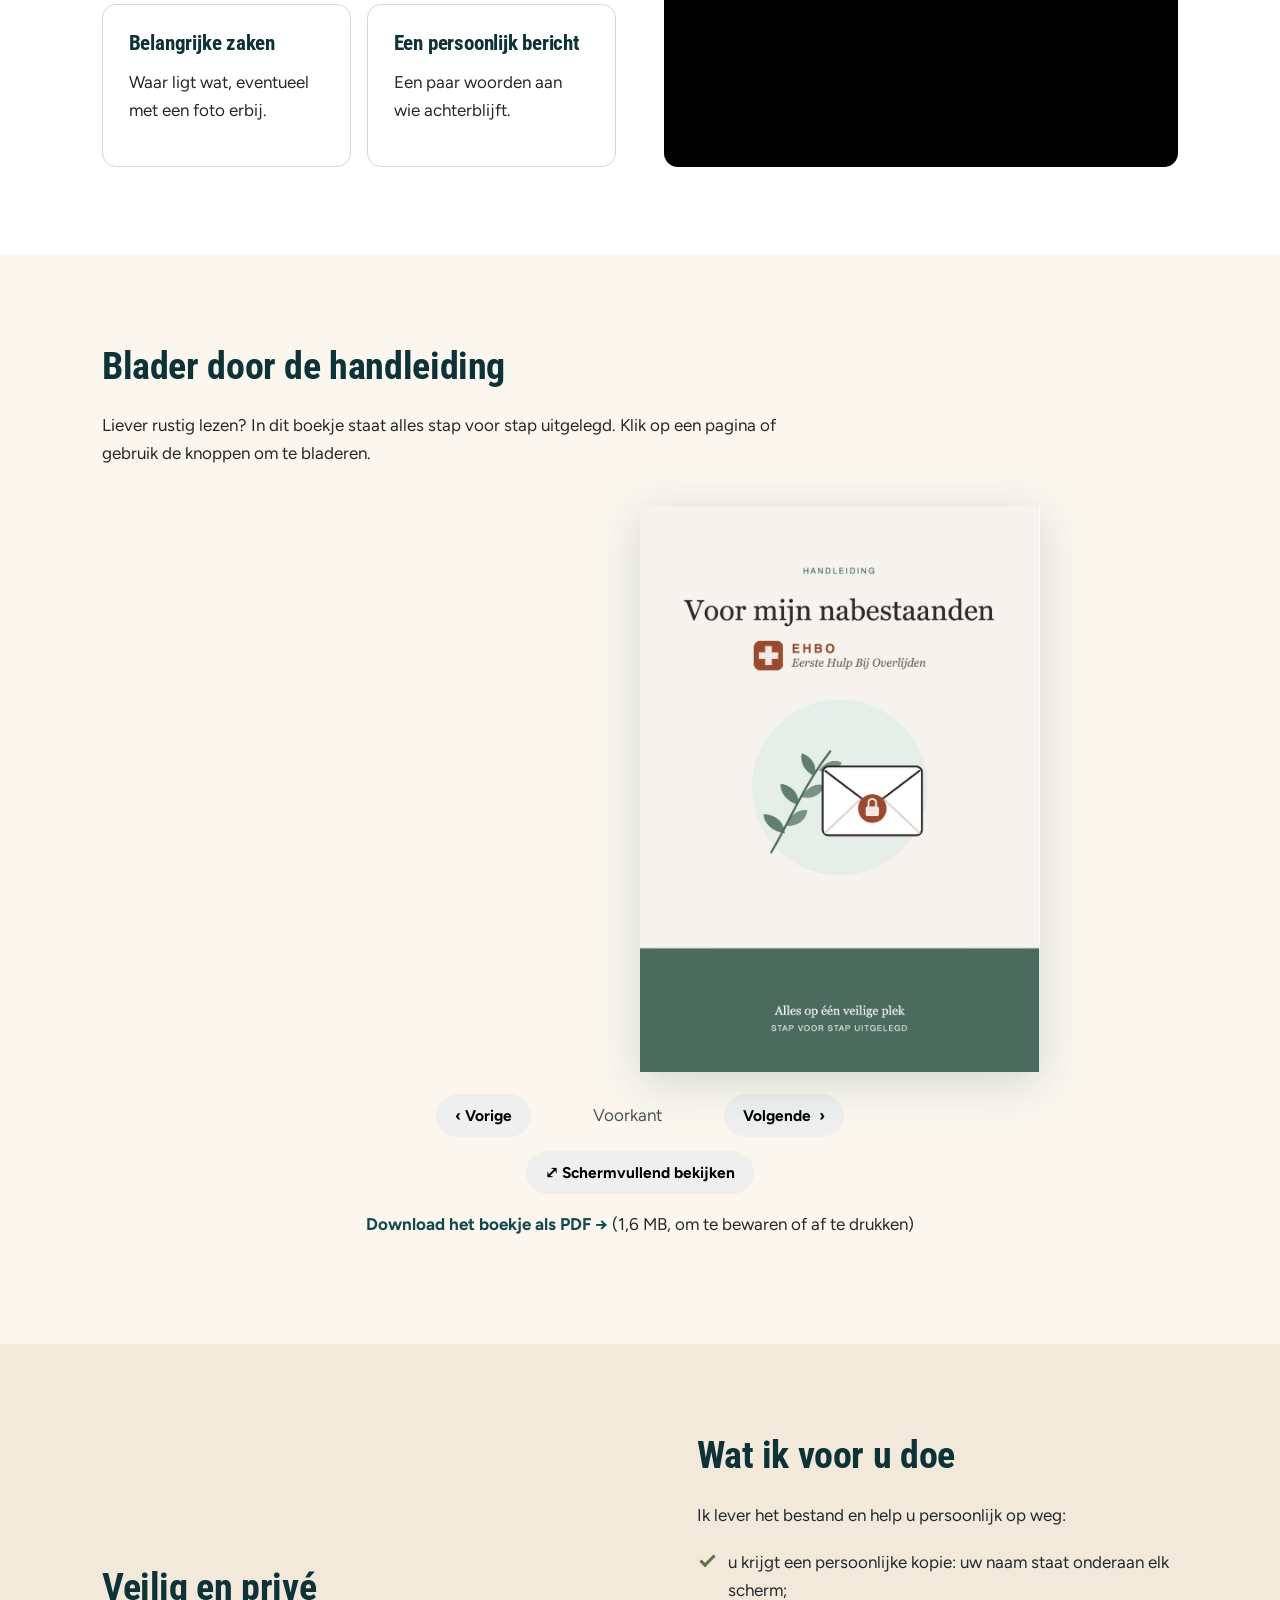
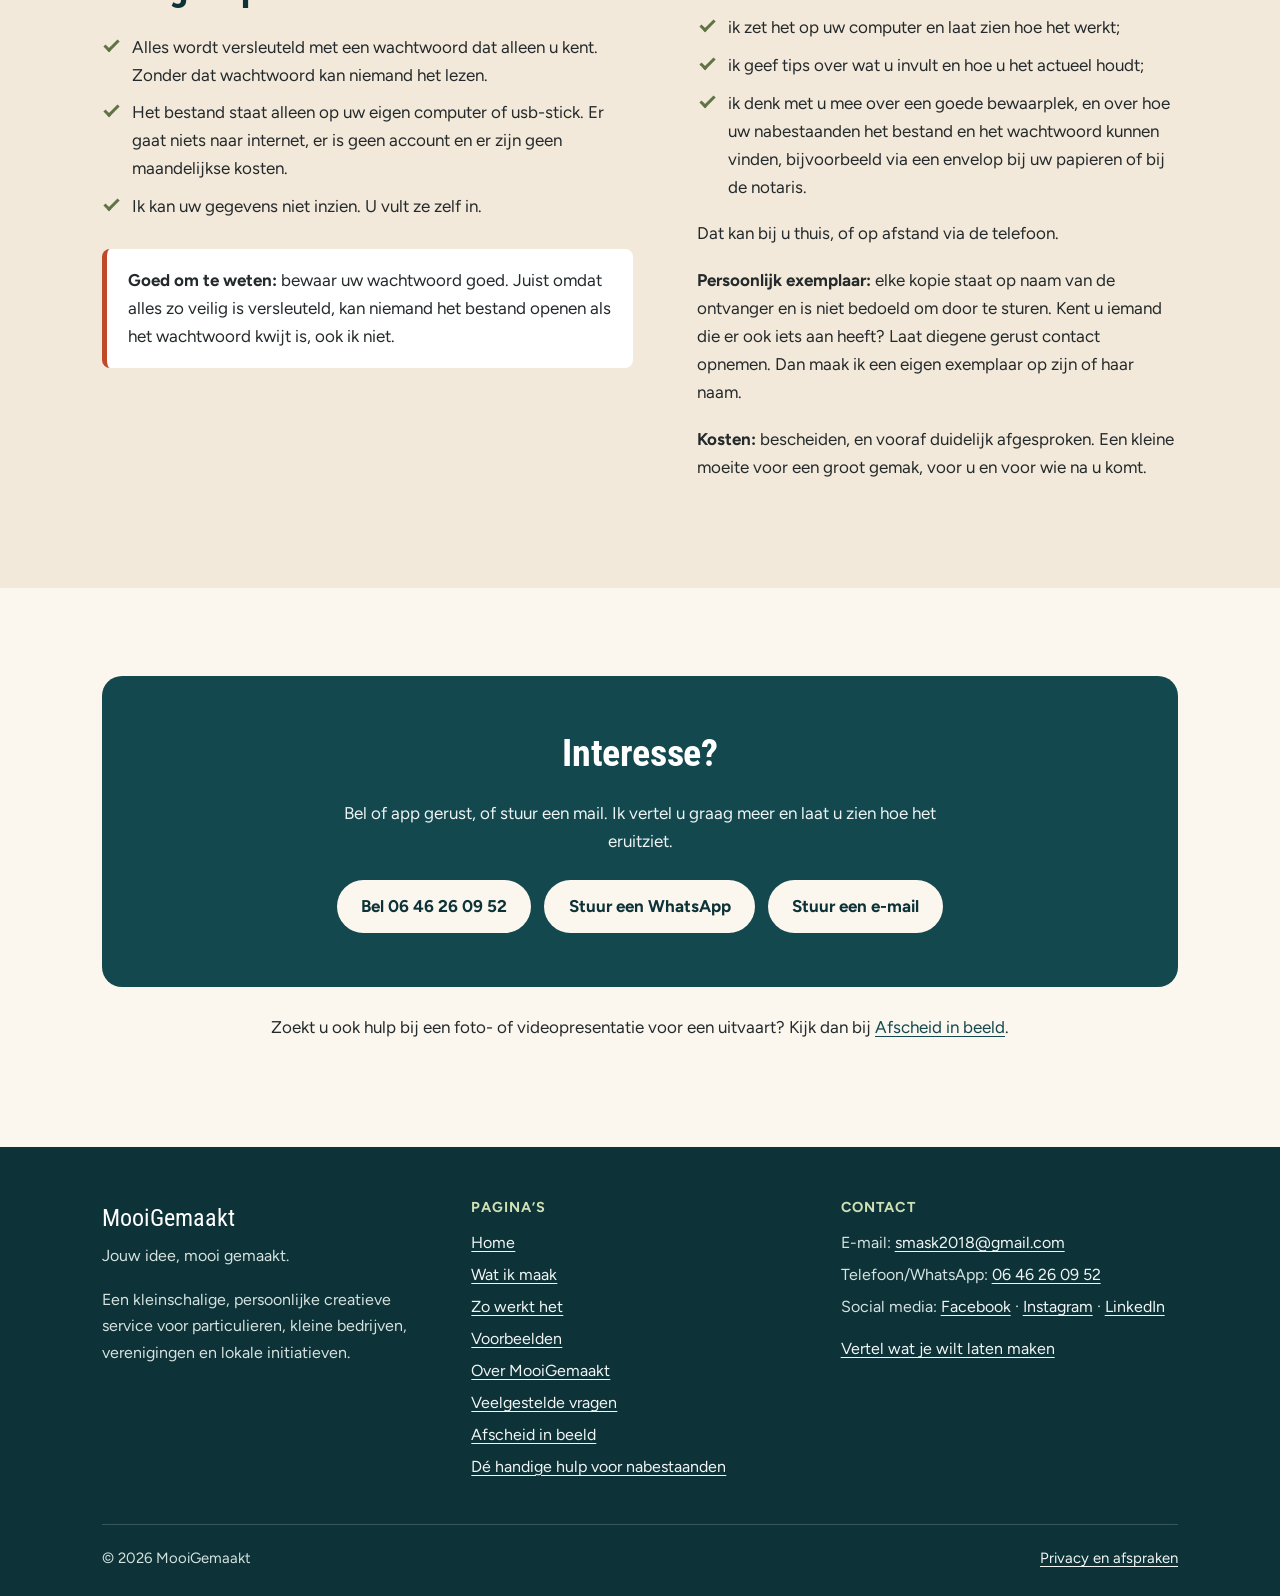
<file: nabestaanden.html>
<!DOCTYPE html>
<html lang="nl">
<head>
  <meta charset="utf-8">
  <meta name="viewport" content="width=device-width, initial-scale=1">
  <title>Dé handige hulp voor nabestaanden: een zorg minder voor wie u liefheeft – MooiGemaakt</title>
  <meta name="description" content="Leg op één veilige plek vast wat uw nabestaanden moeten weten: contacten, geld, abonnementen, uitvaartwensen en meer. Versleuteld, op uw eigen computer, met persoonlijke uitleg.">
  <link rel="canonical" href="https://mooigemaakt.net/nabestaanden.html">
  <meta property="og:type" content="website">
  <meta property="og:locale" content="nl_NL">
  <meta property="og:site_name" content="MooiGemaakt">
  <meta property="og:title" content="Dé handige hulp voor nabestaanden: een zorg minder voor wie u liefheeft – MooiGemaakt">
  <meta property="og:description" content="Leg op één veilige plek vast wat uw nabestaanden moeten weten: contacten, geld, abonnementen, uitvaartwensen en meer. Versleuteld, op uw eigen computer, met persoonlijke uitleg.">
  <meta property="og:url" content="https://mooigemaakt.net/nabestaanden.html">
  <!-- PLACEHOLDER: eigen deelafbeelding van 1200 x 630 pixels -->
  <meta property="og:image" content="https://mooigemaakt.net/images/og-afbeelding.jpg">
  <meta name="theme-color" content="#14484f">
  <!-- PLACEHOLDER: eigen favicon -->
  <link rel="icon" href="images/favicon.svg" type="image/svg+xml">
  <link rel="preconnect" href="https://fonts.googleapis.com">
  <link rel="preconnect" href="https://fonts.gstatic.com" crossorigin>
  <link href="https://fonts.googleapis.com/css2?family=Figtree:wght@400;500;600;700&family=Roboto+Condensed:wght@700&display=swap" rel="stylesheet">
  <link rel="stylesheet" href="css/style.css?v=20261123g">
</head>
<body>
  <a class="skip-link" href="#inhoud">Direct naar de inhoud</a>

  <header class="site-header">
    <div class="container header-inner">
      <a class="logo" href="index.html" aria-label="MooiGemaakt, naar de homepage">
        <img class="logo-img" src="images/logo-cirkel.png" alt="MooiGemaakt" width="600" height="600">
      </a>
      <button class="nav-toggle" type="button" aria-expanded="false" aria-controls="hoofdmenu">
        <span class="nav-toggle-bars" aria-hidden="true"></span>Menu
      </button>
      <nav id="hoofdmenu" class="main-nav" aria-label="Hoofdmenu">
        <ul>
          <li><a href="diensten.html">Wat ik maak</a></li>
          <li><a href="zo-werkt-het.html">Zo werkt het</a></li>
          <li><a href="portfolio.html">Voorbeelden</a></li>
          <li><a href="over.html">Over</a></li>
          <li><a href="faq.html">Vragen</a></li>
          <li><a href="contact.html">Contact</a></li>
        </ul>
        <div class="header-extra">
          <span class="header-extra-label">Extra service:</span>
          <svg class="header-extra-kruis" viewBox="0 0 40 40" aria-hidden="true"><rect width="40" height="40" rx="9" fill="#bf4a28"/><path d="M15.5 7.5h9v8h8v9h-8v8h-9v-8h-8v-9h8z" fill="#ffffff" stroke="#24292b" stroke-width="1.6" stroke-linejoin="round"/></svg>
          <span class="header-extra-ehbo">EHBO</span>
          <a class="btn header-hulp" href="nabestaanden.html" aria-current="page">Eerste hulp bij overlijden</a>
        </div>
        <a class="btn btn-primary btn-small" href="contact.html">Plaats je idee</a>
      </nav>
    </div>
  </header>

  <main id="inhoud">
    <section class="page-hero hulp-hero">
      <div class="container">
        <span class="eyebrow">Dé handige hulp voor nabestaanden</span>
        <h1>Een zorg minder voor wie u liefheeft</h1>
        <p class="lead">Leg veilig vast wat uw nabestaanden later moeten weten: van contacten en bankzaken tot uw uitvaartwensen.</p>
        <p>Na een overlijden moeten nabestaanden veel regelen, vaak in korte tijd en midden in hun verdriet. Wie moeten ze bellen? Bij welke bank staat de rekening? Welke abonnementen lopen er nog? Waar ligt het testament? En wat waren uw wensen voor de uitvaart?</p>
        <p>Met <strong>‘dé handige hulp voor nabestaanden’</strong> legt u dat allemaal vast, op één plek, overzichtelijk en goed beveiligd.</p>
      </div>
    </section>

    <section class="section section--white" aria-labelledby="inhoud-titel">
      <div class="container">
        <div class="section-head">
          <h2 id="inhoud-titel">Wat legt u vast?</h2>
          <p>Een persoonlijk overzicht dat u op uw eigen computer bijhoudt. U opent het gewoon in uw internetbrowser en vult het stap voor stap in.</p>
        </div>
        <div class="hulp-overzicht">
          <div class="hulp-kaarten hulp-kaarten--boven">
            <div class="card card--plain"><h3>Eerste stappen</h3><p>Wat uw nabestaanden direct moeten doen, in de juiste volgorde.</p></div>
            <div class="card card--plain"><h3>Contacten</h3><p>Huisarts, notaris, uitvaartondernemer, familie en vrienden.</p></div>
            <div class="card card--plain"><h3>Uitvaartwensen</h3><p>Zodat niemand hoeft te raden wat u had gewild.</p></div>
            <div class="card card--plain"><h3>Accounts en wachtwoorden</h3><p>E-mail, DigiD, sociale media en wat ermee moet gebeuren.</p></div>
          </div>
          <div class="hulp-kaarten hulp-kaarten--onder">
            <div class="card card--plain"><h3>Geld en verzekeringen</h3><p>Banken, pensioen, hypotheek, verzekeringen en wat ermee moet gebeuren.</p></div>
            <div class="card card--plain"><h3>Abonnementen</h3><p>Van energie en internet tot streamingdiensten, met hoe u ze opzegt.</p></div>
            <div class="card card--plain"><h3>Belangrijke zaken</h3><p>Waar ligt wat, eventueel met een foto erbij.</p></div>
            <div class="card card--plain"><h3>Een persoonlijk bericht</h3><p>Een paar woorden aan wie achterblijft.</p></div>
          </div>
          <figure class="schermvoorbeeld hulp-voorbeeld">
            <img src="images/nabestaanden-voorbeeld.jpg?v=2" alt="Voorbeeld van het overzicht van Jan Voorbeeld, met tabbladen voor eerste stappen, geld, abonnementen, uitvaartwensen, gebruikersnamen en wachtwoorden en meer" width="800" height="660">
            <figcaption>Voorbeeld met verzonnen gegevens</figcaption>
          </figure>
          <div class="hulp-video">
            <div class="hulp-videokop">
              <h2 id="video-titel">Zo werkt het</h2>
              <p>In deze korte uitlegvideo ziet u stap voor stap hoe u het overzicht invult en opslaat.</p>
            </div>
            <div class="video-frame">
              <iframe src="https://player.vimeo.com/video/1239799852?dnt=1" title="Uitlegvideo: zo vult u ‘dé handige hulp voor nabestaanden’ in" loading="lazy" allow="fullscreen; picture-in-picture" allowfullscreen></iframe>
            </div>
          </div>
        </div>
      </div>
    </section>

    <section class="section" aria-labelledby="boekje-titel">
      <div class="container">
        <div class="section-head">
          <h2 id="boekje-titel">Blader door de handleiding</h2>
          <p>Liever rustig lezen? In dit boekje staat alles stap voor stap uitgelegd. Klik op een pagina of gebruik de knoppen om te bladeren.</p>
        </div>
        <div class="bladerboek">
          <div class="bladerboek-boek" id="bladerboek">
            <div class="bladerboek-pagina"><img src="images/handleiding/pagina-01.jpg?v=5" alt="Pagina 1 van de handleiding" width="900" height="1274"></div>
            <div class="bladerboek-pagina"><img src="images/handleiding/pagina-02.jpg?v=5" alt="Pagina 2 van de handleiding" width="900" height="1274"></div>
            <div class="bladerboek-pagina"><img src="images/handleiding/pagina-03.jpg?v=5" alt="Pagina 3 van de handleiding" width="900" height="1274"></div>
            <div class="bladerboek-pagina"><img src="images/handleiding/pagina-04.jpg?v=5" alt="Pagina 4 van de handleiding" width="900" height="1274"></div>
            <div class="bladerboek-pagina"><img data-src="images/handleiding/pagina-05.jpg?v=5" alt="Pagina 5 van de handleiding" width="900" height="1274"></div>
            <div class="bladerboek-pagina"><img data-src="images/handleiding/pagina-06.jpg?v=5" alt="Pagina 6 van de handleiding" width="900" height="1274"></div>
            <div class="bladerboek-pagina"><img data-src="images/handleiding/pagina-07.jpg?v=5" alt="Pagina 7 van de handleiding" width="900" height="1274"></div>
            <div class="bladerboek-pagina"><img data-src="images/handleiding/pagina-08.jpg?v=5" alt="Pagina 8 van de handleiding" width="900" height="1274"></div>
            <div class="bladerboek-pagina"><img data-src="images/handleiding/pagina-09.jpg?v=5" alt="Pagina 9 van de handleiding" width="900" height="1274"></div>
            <div class="bladerboek-pagina"><img data-src="images/handleiding/pagina-10.jpg?v=5" alt="Pagina 10 van de handleiding" width="900" height="1274"></div>
            <div class="bladerboek-pagina"><img data-src="images/handleiding/pagina-11.jpg?v=5" alt="Pagina 11 van de handleiding" width="900" height="1274"></div>
            <div class="bladerboek-pagina"><img data-src="images/handleiding/pagina-12.jpg?v=5" alt="Pagina 12 van de handleiding" width="900" height="1274"></div>
            <div class="bladerboek-pagina"><img data-src="images/handleiding/pagina-13.jpg?v=5" alt="Pagina 13 van de handleiding" width="900" height="1274"></div>
            <div class="bladerboek-pagina"><img data-src="images/handleiding/pagina-14.jpg?v=5" alt="Pagina 14 van de handleiding" width="900" height="1274"></div>
            <div class="bladerboek-pagina"><img data-src="images/handleiding/pagina-15.jpg?v=5" alt="Pagina 15 van de handleiding" width="900" height="1274"></div>
            <div class="bladerboek-pagina"><img data-src="images/handleiding/pagina-16.jpg?v=5" alt="Pagina 16 van de handleiding" width="900" height="1274"></div>
            <div class="bladerboek-pagina"><img data-src="images/handleiding/pagina-17.jpg?v=5" alt="Pagina 17 van de handleiding" width="900" height="1274"></div>
            <div class="bladerboek-pagina"><img data-src="images/handleiding/pagina-18.jpg?v=5" alt="Pagina 18 van de handleiding" width="900" height="1274"></div>
            <div class="bladerboek-pagina"><img data-src="images/handleiding/pagina-19.jpg?v=5" alt="Pagina 19 van de handleiding" width="900" height="1274"></div>
            <div class="bladerboek-pagina"><img data-src="images/handleiding/pagina-20.jpg?v=5" alt="Pagina 20 van de handleiding" width="900" height="1274"></div>
          </div>
          <div class="bladerboek-knoppen" hidden>
            <button type="button" class="btn btn-small" data-blader="vorige">‹ Vorige<span class="visually-hidden"> pagina</span></button>
            <span class="bladerboek-teller" aria-live="polite">Voorkant</span>
            <button type="button" class="btn btn-small" data-blader="volgende">Volgende<span class="visually-hidden"> pagina</span> ›</button>
          </div>
          <p class="center bladerboek-groot" hidden><button type="button" class="btn btn-small" data-blader="schermvullend" aria-pressed="false">⤢ Schermvullend bekijken</button></p>
          <p class="center bladerboek-download"><a class="text-link" href="downloads/handleiding-voor-mijn-nabestaanden.pdf?v=5" download>Download het boekje als PDF</a> (1,6 MB, om te bewaren of af te drukken)</p>
        </div>
      </div>
    </section>

    <section class="section section--sand" aria-labelledby="veilig-titel">
      <div class="container split">
        <div>
          <h2 id="veilig-titel">Veilig en privé</h2>
          <ul class="check-list">
            <li>Alles wordt versleuteld met een wachtwoord dat alleen u kent. Zonder dat wachtwoord kan niemand het lezen.</li>
            <li>Het bestand staat alleen op uw eigen computer of usb-stick. Er gaat niets naar internet, er is geen account en er zijn geen maandelijkse kosten.</li>
            <li>Ik kan uw gegevens niet inzien. U vult ze zelf in.</li>
          </ul>
          <div class="note">
            <p><strong>Goed om te weten:</strong> bewaar uw wachtwoord goed. Juist omdat alles zo veilig is versleuteld, kan niemand het bestand openen als het wachtwoord kwijt is, ook ik niet.</p>
          </div>
        </div>
        <div>
          <h2>Wat ik voor u doe</h2>
          <p>Ik lever het bestand en help u persoonlijk op weg:</p>
          <ul class="check-list">
            <li>u krijgt een persoonlijke kopie: uw naam staat onderaan elk scherm;</li>
            <li>ik zet het op uw computer en laat zien hoe het werkt;</li>
            <li>ik geef tips over wat u invult en hoe u het actueel houdt;</li>
            <li>ik denk met u mee over een goede bewaarplek, en over hoe uw nabestaanden het bestand en het wachtwoord kunnen vinden, bijvoorbeeld via een envelop bij uw papieren of bij de notaris.</li>
          </ul>
          <p>Dat kan bij u thuis, of op afstand via de telefoon.</p>
          <p><strong>Persoonlijk exemplaar:</strong> elke kopie staat op naam van de ontvanger en is niet bedoeld om door te sturen. Kent u iemand die er ook iets aan heeft? Laat diegene gerust contact opnemen. Dan maak ik een eigen exemplaar op zijn of haar naam.</p>
          <p><strong>Kosten:</strong> bescheiden, en vooraf duidelijk afgesproken. Een kleine moeite voor een groot gemak, voor u en voor wie na u komt.</p>
        </div>
      </div>
    </section>

    <section class="section" aria-labelledby="nabestaanden-contact-titel">
      <div class="container">
        <div class="cta-block">
          <h2 id="nabestaanden-contact-titel">Interesse?</h2>
          <p>Bel of app gerust, of stuur een mail. Ik vertel u graag meer en laat u zien hoe het eruitziet.</p>
          <div class="btn-row">
            <a class="btn btn-light" href="tel:+31646260952">Bel 06 46 26 09 52</a>
            <a class="btn btn-light" href="https://wa.me/31646260952" target="_blank" rel="noopener">Stuur een WhatsApp<span class="visually-hidden"> (opent in nieuw tabblad)</span></a>
            <a class="btn btn-light" href="mailto:smask2018@gmail.com">Stuur een e-mail</a>
          </div>
        </div>
        <p class="center" style="margin-top:1.6rem">Zoekt u ook hulp bij een foto- of videopresentatie voor een uitvaart? Kijk dan bij <a href="afscheid.html">Afscheid in beeld</a>.</p>
      </div>
    </section>
  </main>

  <footer class="site-footer">
    <div class="container">
      <div class="footer-grid">
        <div>
          <p class="footer-brand">MooiGemaakt</p>
          <p>Jouw idee, mooi gemaakt.</p>
          <p>Een kleinschalige, persoonlijke creatieve service voor particulieren, kleine bedrijven, verenigingen en lokale initiatieven.</p>
        </div>
        <div>
          <h2>Pagina’s</h2>
          <ul>
            <li><a href="index.html">Home</a></li>
            <li><a href="diensten.html">Wat ik maak</a></li>
            <li><a href="zo-werkt-het.html">Zo werkt het</a></li>
            <li><a href="portfolio.html">Voorbeelden</a></li>
            <li><a href="over.html">Over MooiGemaakt</a></li>
            <li><a href="faq.html">Veelgestelde vragen</a></li>
            <li><a href="afscheid.html">Afscheid in beeld</a></li>
            <li><a href="nabestaanden.html">Dé handige hulp voor nabestaanden</a></li>
          </ul>
        </div>
        <div>
          <h2>Contact</h2>
          <!-- PLACEHOLDERS: contactgegevens en sociale links invullen -->
          <ul>
            <li>E-mail: <a href="mailto:smask2018@gmail.com">smask2018@gmail.com</a></li>
            <li>Telefoon/WhatsApp: <a href="tel:+31646260952">06 46 26 09 52</a></li>
            <li>Social media: <a href="https://www.facebook.com/profile.php?id=61595746101345" target="_blank" rel="noopener">Facebook<span class="visually-hidden"> (opent in nieuw tabblad)</span></a> · <a href="https://www.instagram.com/mooigemaaktnet/" target="_blank" rel="noopener">Instagram<span class="visually-hidden"> (opent in nieuw tabblad)</span></a> · <a href="https://www.linkedin.com/in/ton-worm-8822451a/" target="_blank" rel="noopener">LinkedIn<span class="visually-hidden"> (opent in nieuw tabblad)</span></a></li>
          </ul>
          <p style="margin-top:1rem"><a href="contact.html">Vertel wat je wilt laten maken</a></p>
        </div>
      </div>
      <div class="footer-bottom">
        <p>© <span id="jaar">2026</span> MooiGemaakt</p>
        <p><a href="privacy.html">Privacy en afspraken</a></p>
      </div>
    </div>
  </footer>

  <script src="js/main.js?v=20261018b" defer></script>
  <script src="js/page-flip.min.js?v=20261122" defer></script>
  <script src="js/boekje.js?v=20261122b" defer></script>
</body>
</html>
</file>
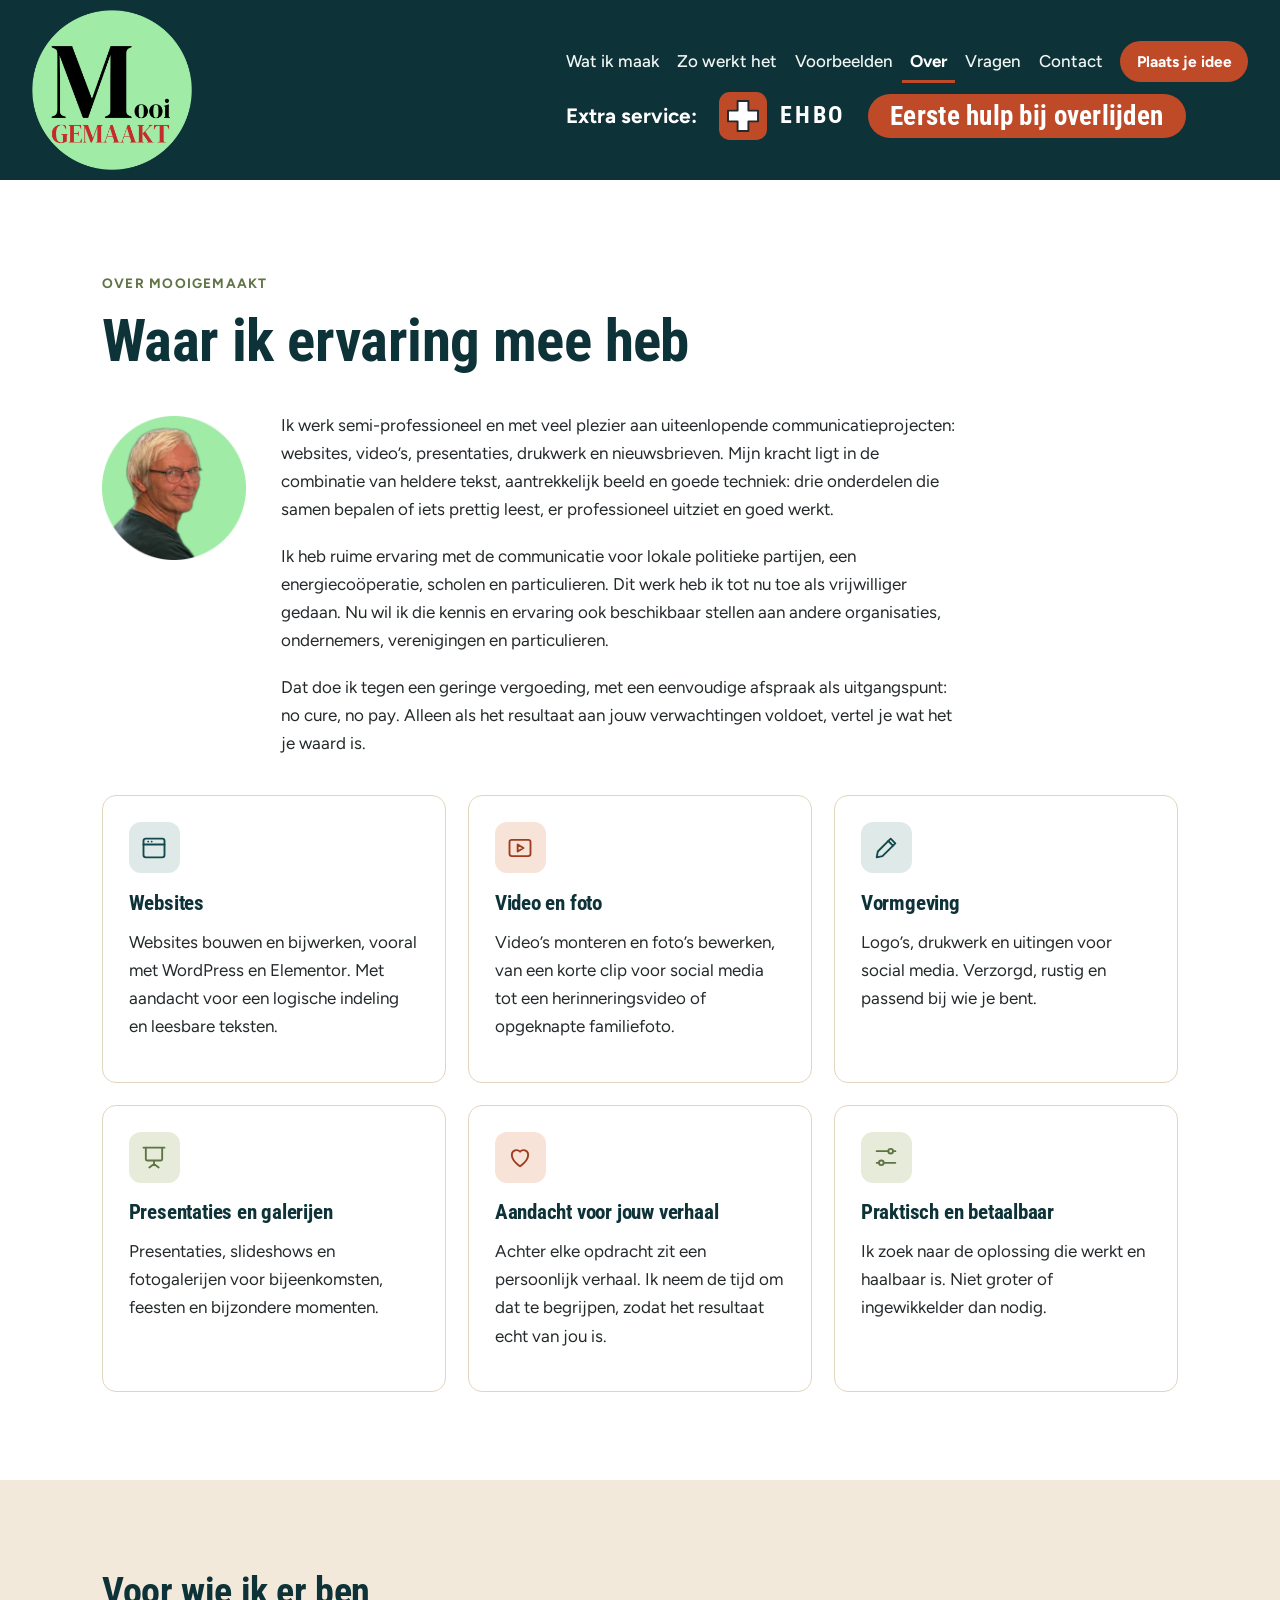
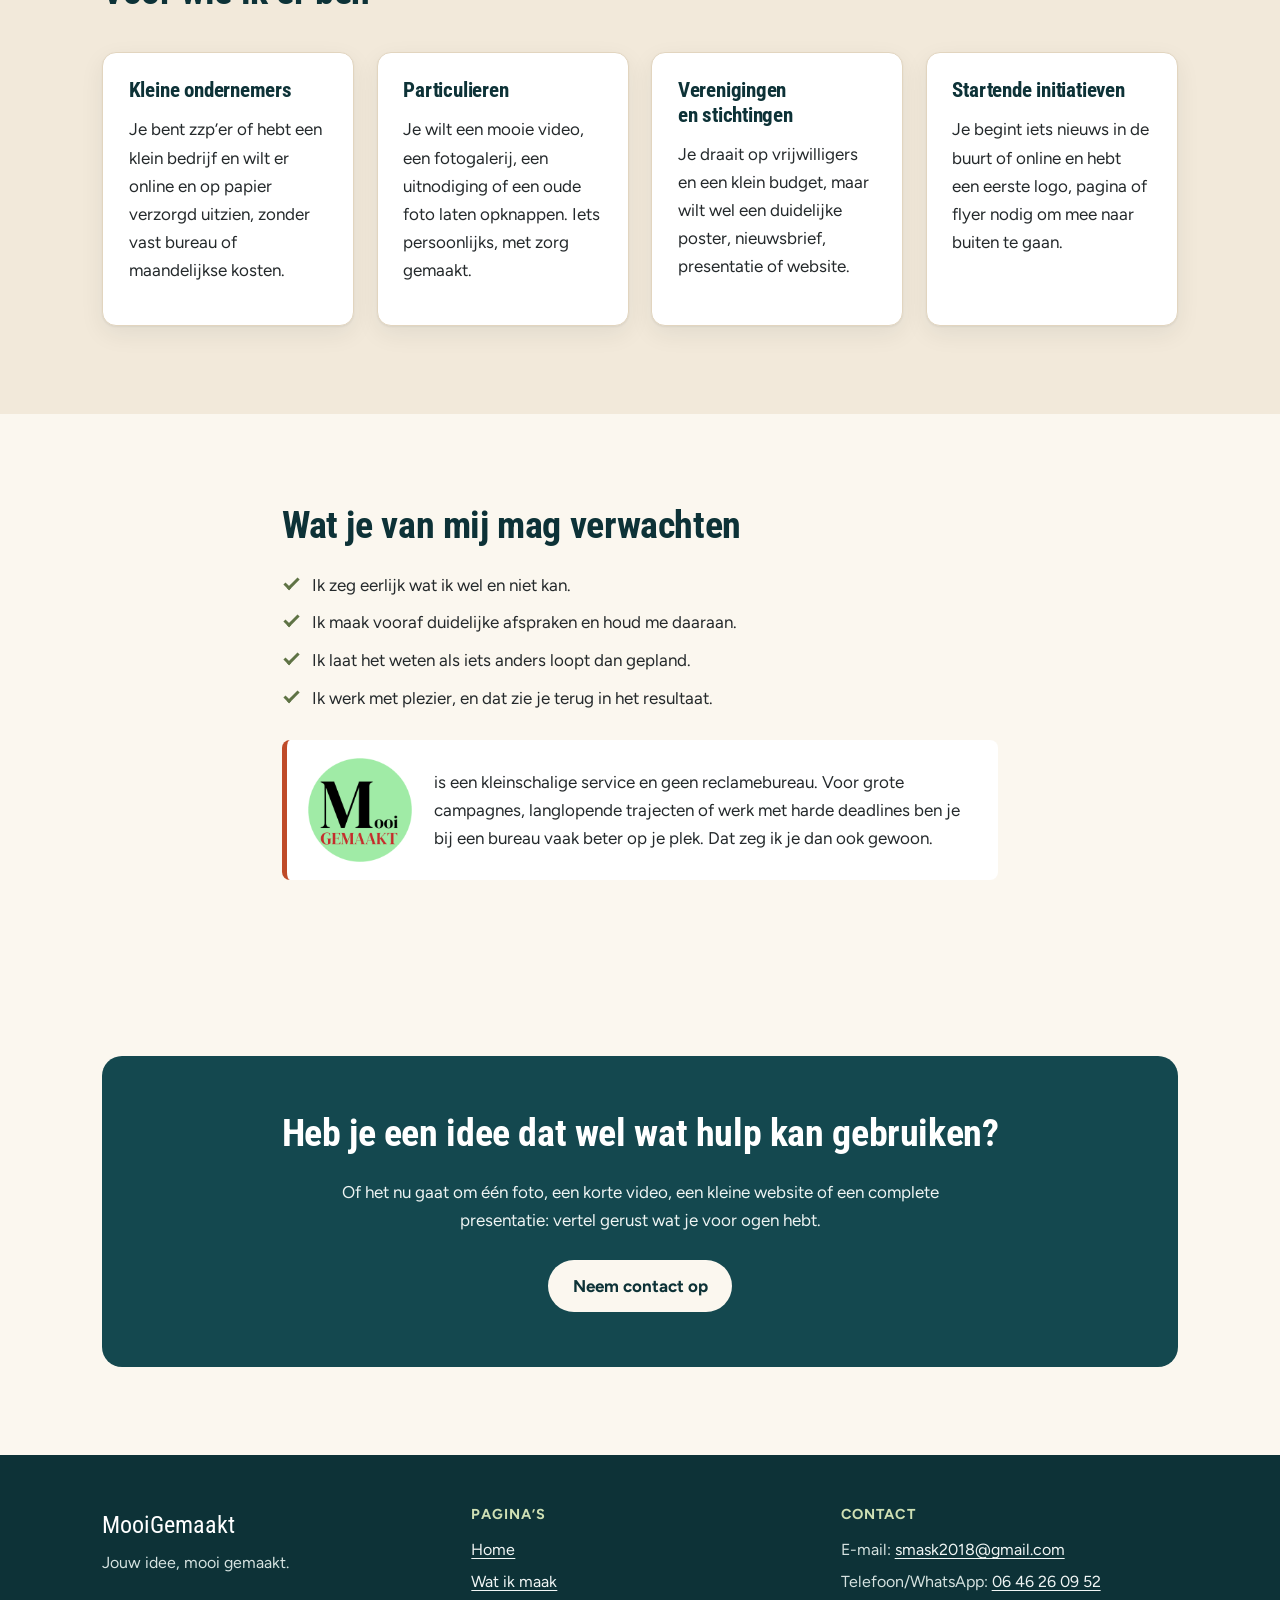
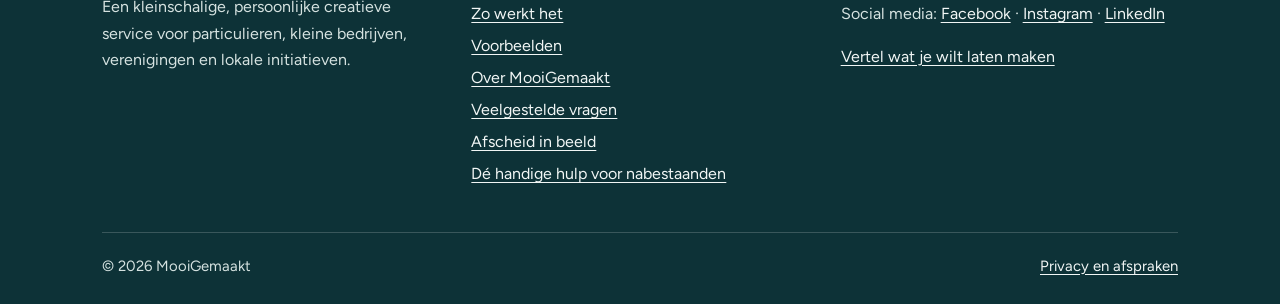
<file: over.html>
<!DOCTYPE html>
<html lang="nl">
<head>
  <meta charset="utf-8">
  <meta name="viewport" content="width=device-width, initial-scale=1">
  <title>Over MooiGemaakt – persoonlijke creatieve hulp</title>
  <meta name="description" content="MooiGemaakt is een kleinschalige, persoonlijke creatieve service voor particulieren, kleine ondernemers, verenigingen en lokale initiatieven.">
  <link rel="canonical" href="https://mooigemaakt.net/over.html">
  <meta property="og:type" content="website">
  <meta property="og:locale" content="nl_NL">
  <meta property="og:site_name" content="MooiGemaakt">
  <meta property="og:title" content="Over MooiGemaakt – persoonlijke creatieve hulp">
  <meta property="og:description" content="MooiGemaakt is een kleinschalige, persoonlijke creatieve service voor particulieren, kleine ondernemers, verenigingen en lokale initiatieven.">
  <meta property="og:url" content="https://mooigemaakt.net/over.html">
  <!-- PLACEHOLDER: eigen deelafbeelding van 1200 x 630 pixels -->
  <meta property="og:image" content="https://mooigemaakt.net/images/og-afbeelding.jpg">
  <meta name="theme-color" content="#14484f">
  <!-- PLACEHOLDER: eigen favicon -->
  <link rel="icon" href="images/favicon.svg" type="image/svg+xml">
  <link rel="preconnect" href="https://fonts.googleapis.com">
  <link rel="preconnect" href="https://fonts.gstatic.com" crossorigin>
  <link href="https://fonts.googleapis.com/css2?family=Figtree:wght@400;500;600;700&family=Roboto+Condensed:wght@700&display=swap" rel="stylesheet">
  <link rel="stylesheet" href="css/style.css?v=20261123g">
</head>
<body>
  <a class="skip-link" href="#inhoud">Direct naar de inhoud</a>

  <header class="site-header">
    <div class="container header-inner">
      <a class="logo" href="index.html" aria-label="MooiGemaakt, naar de homepage">
        <img class="logo-img" src="images/logo-cirkel.png" alt="MooiGemaakt" width="600" height="600">
      </a>
      <button class="nav-toggle" type="button" aria-expanded="false" aria-controls="hoofdmenu">
        <span class="nav-toggle-bars" aria-hidden="true"></span>Menu
      </button>
      <nav id="hoofdmenu" class="main-nav" aria-label="Hoofdmenu">
        <ul>
          <li><a href="diensten.html">Wat ik maak</a></li>
          <li><a href="zo-werkt-het.html">Zo werkt het</a></li>
          <li><a href="portfolio.html">Voorbeelden</a></li>
          <li><a href="over.html" aria-current="page">Over</a></li>
          <li><a href="faq.html">Vragen</a></li>
          <li><a href="contact.html">Contact</a></li>
        </ul>
        <div class="header-extra">
          <span class="header-extra-label">Extra service:</span>
          <svg class="header-extra-kruis" viewBox="0 0 40 40" aria-hidden="true"><rect width="40" height="40" rx="9" fill="#bf4a28"/><path d="M15.5 7.5h9v8h8v9h-8v8h-9v-8h-8v-9h8z" fill="#ffffff" stroke="#24292b" stroke-width="1.6" stroke-linejoin="round"/></svg>
          <span class="header-extra-ehbo">EHBO</span>
          <a class="btn header-hulp" href="nabestaanden.html">Eerste hulp bij overlijden</a>
        </div>
        <a class="btn btn-primary btn-small" href="contact.html">Plaats je idee</a>
      </nav>
    </div>
  </header>

  <main id="inhoud">

    <section class="section section--white" aria-labelledby="ervaring-titel">
      <div class="container">
        <div class="section-head">
          <span class="eyebrow">Over MooiGemaakt</span>
          <h1 id="ervaring-titel">Waar ik ervaring mee heb</h1>
          <div class="intro-with-logo">
            <img class="intro-logo intro-portret" src="images/ton-cirkel.png" alt="Portret van Ton Worm" width="600" height="600" loading="lazy">
            <div class="intro-text">
              <p>Ik werk semi-professioneel en met veel plezier aan uiteenlopende communicatieprojecten: websites, video’s, presentaties, drukwerk en nieuwsbrieven. Mijn kracht ligt in de combinatie van heldere tekst, aantrekkelijk beeld en goede techniek: drie onderdelen die samen bepalen of iets prettig leest, er professioneel uitziet en goed werkt.</p>
              <p>Ik heb ruime ervaring met de communicatie voor lokale politieke partijen, een energiecoöperatie, scholen en particulieren. Dit werk heb ik tot nu toe als vrijwilliger gedaan. Nu wil ik die kennis en ervaring ook beschikbaar stellen aan andere organisaties, ondernemers, verenigingen en particulieren.</p>
              <p>Dat doe ik tegen een geringe vergoeding, met een eenvoudige afspraak als uitgangspunt: no cure, no pay. Alleen als het resultaat aan jouw verwachtingen voldoet, vertel je wat het je waard is.</p>
            </div>
          </div>
        </div>
        <div class="grid grid--3">
          <div class="card card--plain reveal">
            <div class="icon-badge"><svg class="icon" viewBox="0 0 24 24" width="28" height="28" fill="none" stroke="currentColor" stroke-width="1.6" stroke-linecap="round" stroke-linejoin="round" aria-hidden="true" focusable="false"><rect x="3" y="4" width="18" height="16" rx="2"/><path d="M3 9h18M7 6.5h.01M10 6.5h.01"/></svg></div>
            <h3>Websites</h3>
            <p>Websites bouwen en bijwerken, vooral met WordPress en Elementor. Met aandacht voor een logische indeling en leesbare teksten.</p>
          </div>
          <div class="card card--plain reveal">
            <div class="icon-badge icon-badge--coral"><svg class="icon" viewBox="0 0 24 24" width="28" height="28" fill="none" stroke="currentColor" stroke-width="1.6" stroke-linecap="round" stroke-linejoin="round" aria-hidden="true" focusable="false"><rect x="3" y="5" width="18" height="14" rx="2"/><path d="m10 9 5 3-5 3z"/></svg></div>
            <h3>Video en foto</h3>
            <p>Video’s monteren en foto’s bewerken, van een korte clip voor social media tot een herinneringsvideo of opgeknapte familiefoto.</p>
          </div>
          <div class="card card--plain reveal">
            <div class="icon-badge"><svg class="icon" viewBox="0 0 24 24" width="28" height="28" fill="none" stroke="currentColor" stroke-width="1.6" stroke-linecap="round" stroke-linejoin="round" aria-hidden="true" focusable="false"><path d="m4 20 1-5L16 4l4 4L9 19z"/><path d="m14 6 4 4"/></svg></div>
            <h3>Vormgeving</h3>
            <p>Logo’s, drukwerk en uitingen voor social media. Verzorgd, rustig en passend bij wie je bent.</p>
          </div>
          <div class="card card--plain reveal">
            <div class="icon-badge icon-badge--moss"><svg class="icon" viewBox="0 0 24 24" width="28" height="28" fill="none" stroke="currentColor" stroke-width="1.6" stroke-linecap="round" stroke-linejoin="round" aria-hidden="true" focusable="false"><path d="M3 4h18M5 4v10a1 1 0 0 0 1 1h12a1 1 0 0 0 1-1V4M12 15v3M8 21l4-3 4 3"/></svg></div>
            <h3>Presentaties en galerijen</h3>
            <p>Presentaties, slideshows en fotogalerijen voor bijeenkomsten, feesten en bijzondere momenten.</p>
          </div>
          <div class="card card--plain reveal">
            <div class="icon-badge icon-badge--coral"><svg class="icon" viewBox="0 0 24 24" width="28" height="28" fill="none" stroke="currentColor" stroke-width="1.6" stroke-linecap="round" stroke-linejoin="round" aria-hidden="true" focusable="false"><path d="M12 20s-7-4.4-7-10a4 4 0 0 1 7-2.5A4 4 0 0 1 19 10c0 5.6-7 10-7 10z"/></svg></div>
            <h3>Aandacht voor jouw verhaal</h3>
            <p>Achter elke opdracht zit een persoonlijk verhaal. Ik neem de tijd om dat te begrijpen, zodat het resultaat echt van jou is.</p>
          </div>
          <div class="card card--plain reveal">
            <div class="icon-badge icon-badge--moss"><svg class="icon" viewBox="0 0 24 24" width="28" height="28" fill="none" stroke="currentColor" stroke-width="1.6" stroke-linecap="round" stroke-linejoin="round" aria-hidden="true" focusable="false"><path d="M4 7h10M18 7h2M4 17h2M10 17h10"/><circle cx="16" cy="7" r="2"/><circle cx="8" cy="17" r="2"/></svg></div>
            <h3>Praktisch en betaalbaar</h3>
            <p>Ik zoek naar de oplossing die werkt en haalbaar is. Niet groter of ingewikkelder dan nodig.</p>
          </div>
        </div>
      </div>
    </section>

    <section class="section section--sand" aria-labelledby="voorwie-titel">
      <div class="container">
        <div class="section-head">
          <h2 id="voorwie-titel">Voor wie ik er ben</h2>
        </div>
        <div class="grid grid--4">
          <div class="card reveal">
            <h3>Kleine ondernemers</h3>
            <p>Je bent zzp’er of hebt een klein bedrijf en wilt er online en op papier verzorgd uitzien, zonder vast bureau of maandelijkse kosten.</p>
          </div>
          <div class="card reveal">
            <h3>Particulieren</h3>
            <p>Je wilt een mooie video, een fotogalerij, een uitnodiging of een oude foto laten opknappen. Iets persoonlijks, met zorg gemaakt.</p>
          </div>
          <div class="card reveal">
            <h3>Verenigingen en stichtingen</h3>
            <p>Je draait op vrijwilligers en een klein budget, maar wilt wel een duidelijke poster, nieuwsbrief, presentatie of website.</p>
          </div>
          <div class="card reveal">
            <h3>Startende initiatieven</h3>
            <p>Je begint iets nieuws in de buurt of online en hebt een eerste logo, pagina of flyer nodig om mee naar buiten te gaan.</p>
          </div>
        </div>
      </div>
    </section>

    <section class="section" aria-labelledby="verwachten-titel">
      <div class="container container--narrow">
        <h2 id="verwachten-titel">Wat je van mij mag verwachten</h2>
        <ul class="check-list">
          <li>Ik zeg eerlijk wat ik wel en niet kan.</li>
          <li>Ik maak vooraf duidelijke afspraken en houd me daaraan.</li>
          <li>Ik laat het weten als iets anders loopt dan gepland.</li>
          <li>Ik werk met plezier, en dat zie je terug in het resultaat.</li>
        </ul>
        <div class="note note--logo">
          <img class="note-logo" src="images/logo-cirkel.png" alt="MooiGemaakt" width="600" height="600" loading="lazy">
          <p>is een kleinschalige service en geen reclamebureau. Voor grote campagnes, langlopende trajecten of werk met harde deadlines ben je bij een bureau vaak beter op je plek. Dat zeg ik je dan ook gewoon.</p>
        </div>
      </div>
    </section>

    <section class="section">
      <div class="container">
        <div class="cta-block">
          <h2>Heb je een idee dat wel wat hulp kan gebruiken?</h2>
          <p>Of het nu gaat om één foto, een korte video, een kleine website of een complete presentatie: vertel gerust wat je voor ogen hebt.</p>
          <div class="btn-row"><a class="btn btn-light" href="contact.html">Neem contact op</a></div>
        </div>
      </div>
    </section>
  </main>

  <footer class="site-footer">
    <div class="container">
      <div class="footer-grid">
        <div>
          <p class="footer-brand">MooiGemaakt</p>
          <p>Jouw idee, mooi gemaakt.</p>
          <p>Een kleinschalige, persoonlijke creatieve service voor particulieren, kleine bedrijven, verenigingen en lokale initiatieven.</p>
        </div>
        <div>
          <h2>Pagina’s</h2>
          <ul>
            <li><a href="index.html">Home</a></li>
            <li><a href="diensten.html">Wat ik maak</a></li>
            <li><a href="zo-werkt-het.html">Zo werkt het</a></li>
            <li><a href="portfolio.html">Voorbeelden</a></li>
            <li><a href="over.html">Over MooiGemaakt</a></li>
            <li><a href="faq.html">Veelgestelde vragen</a></li>
            <li><a href="afscheid.html">Afscheid in beeld</a></li>
            <li><a href="nabestaanden.html">Dé handige hulp voor nabestaanden</a></li>
          </ul>
        </div>
        <div>
          <h2>Contact</h2>
          <!-- PLACEHOLDERS: contactgegevens en sociale links invullen -->
          <ul>
            <li>E-mail: <a href="mailto:smask2018@gmail.com">smask2018@gmail.com</a></li>
            <li>Telefoon/WhatsApp: <a href="tel:+31646260952">06 46 26 09 52</a></li>
            <li>Social media: <a href="https://www.facebook.com/profile.php?id=61595746101345" target="_blank" rel="noopener">Facebook<span class="visually-hidden"> (opent in nieuw tabblad)</span></a> · <a href="https://www.instagram.com/mooigemaaktnet/" target="_blank" rel="noopener">Instagram<span class="visually-hidden"> (opent in nieuw tabblad)</span></a> · <a href="https://www.linkedin.com/in/ton-worm-8822451a/" target="_blank" rel="noopener">LinkedIn<span class="visually-hidden"> (opent in nieuw tabblad)</span></a></li>
          </ul>
          <p style="margin-top:1rem"><a href="contact.html">Vertel wat je wilt laten maken</a></p>
        </div>
      </div>
      <div class="footer-bottom">
        <p>© <span id="jaar">2026</span> MooiGemaakt</p>
        <p><a href="privacy.html">Privacy en afspraken</a></p>
      </div>
    </div>
  </footer>

  <script src="js/main.js?v=20261018b" defer></script>
</body>
</html>
</file>
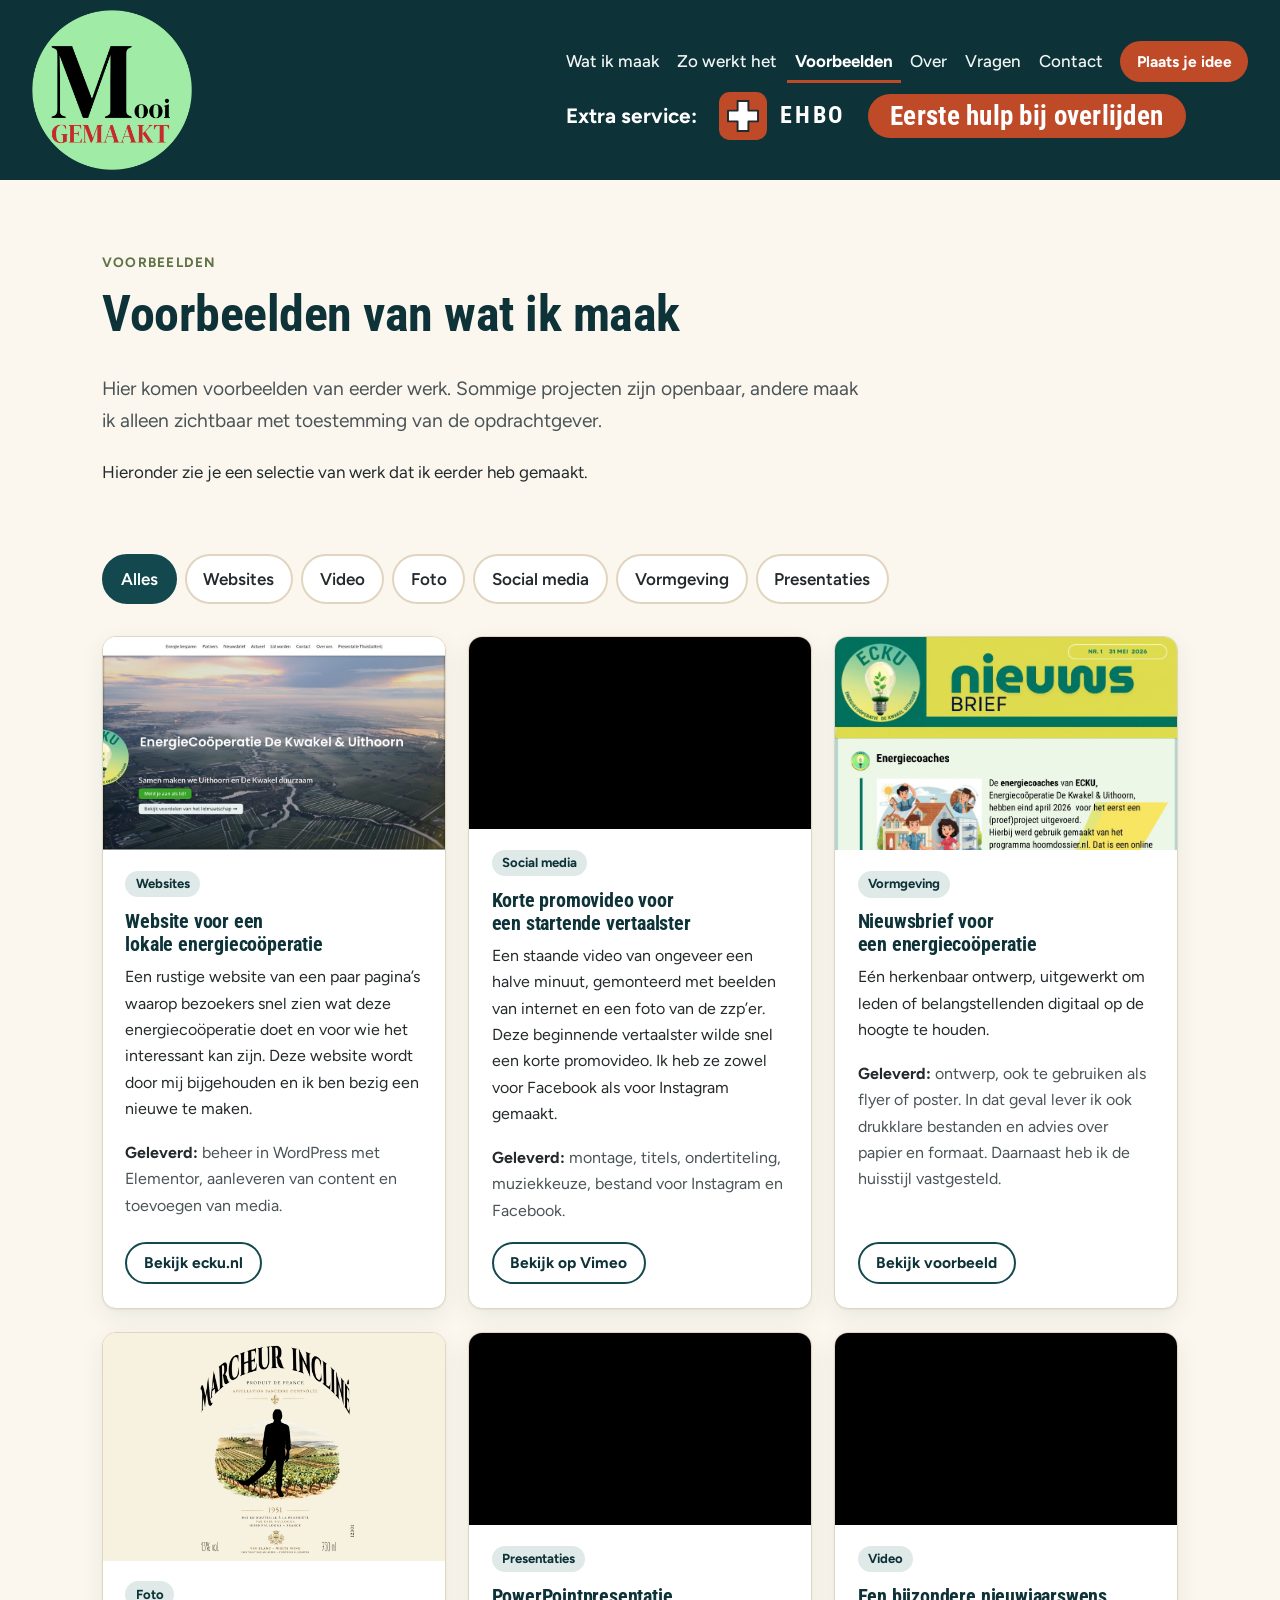
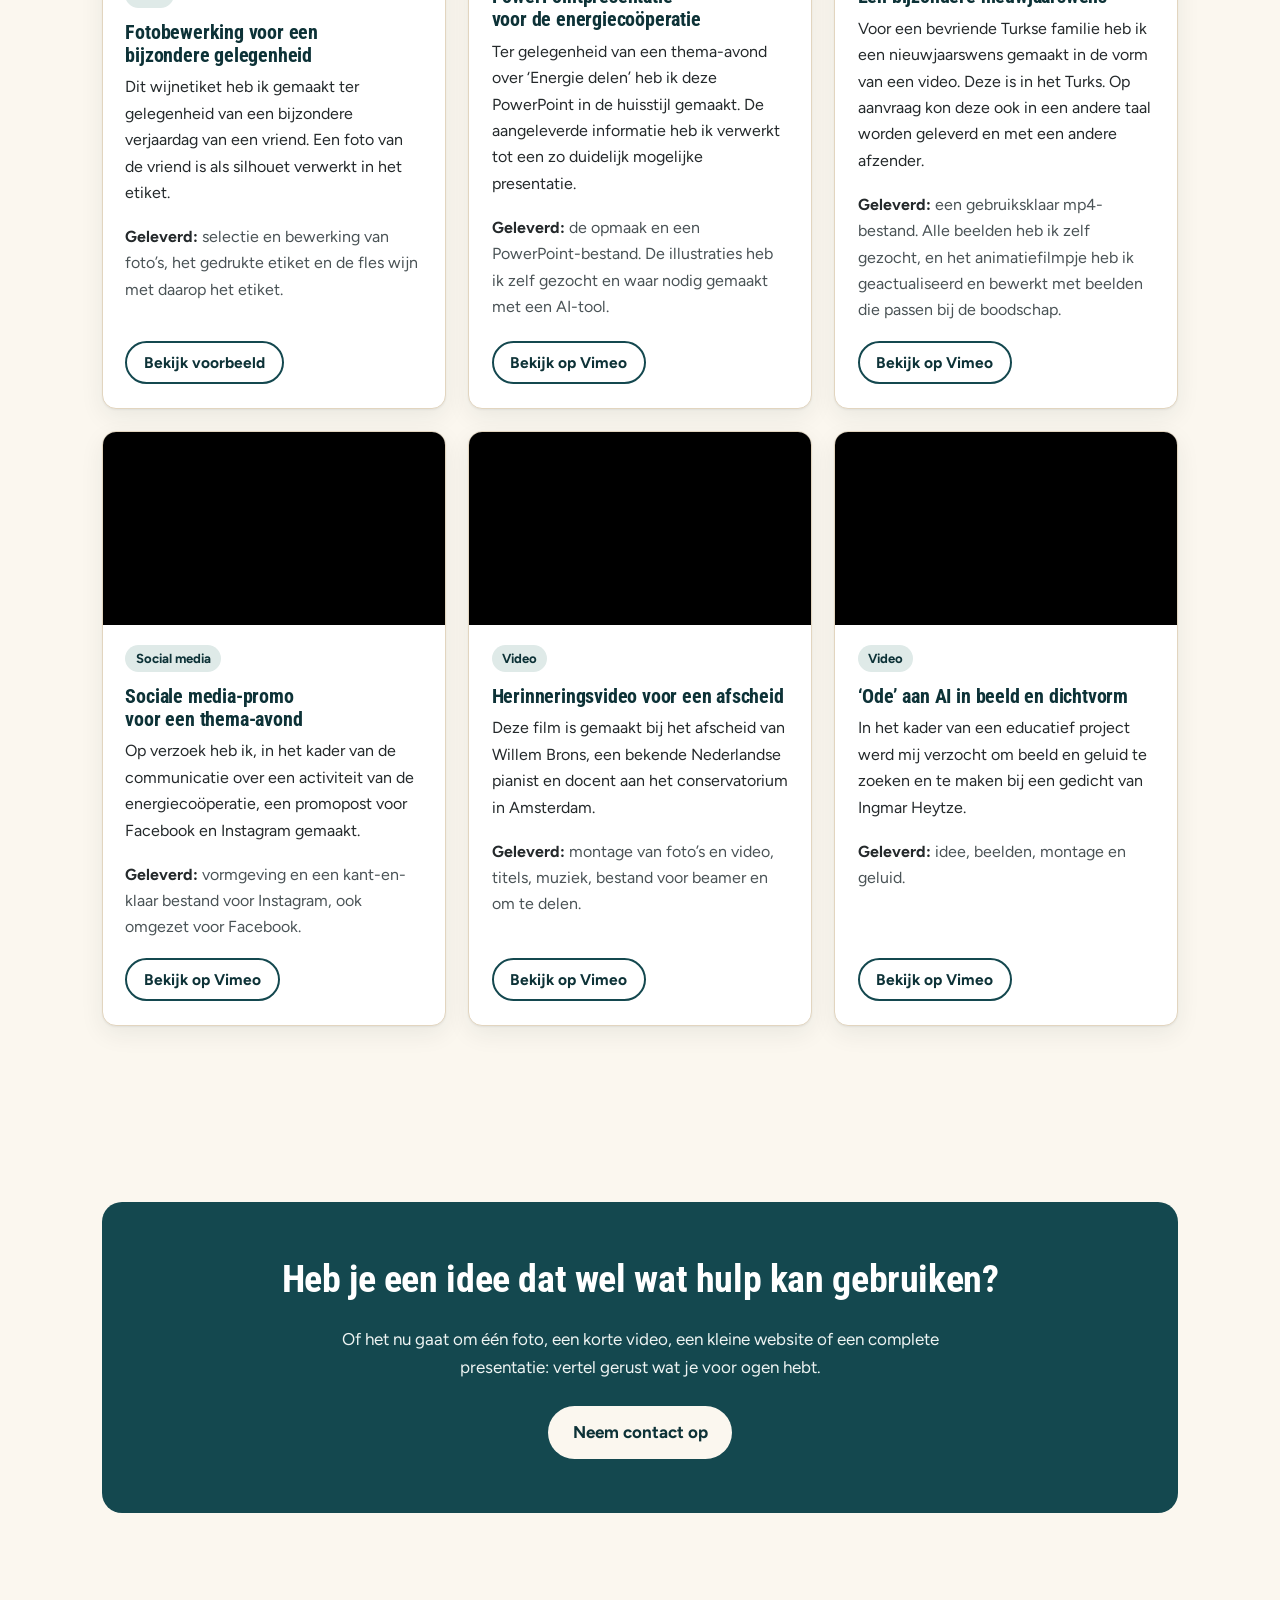
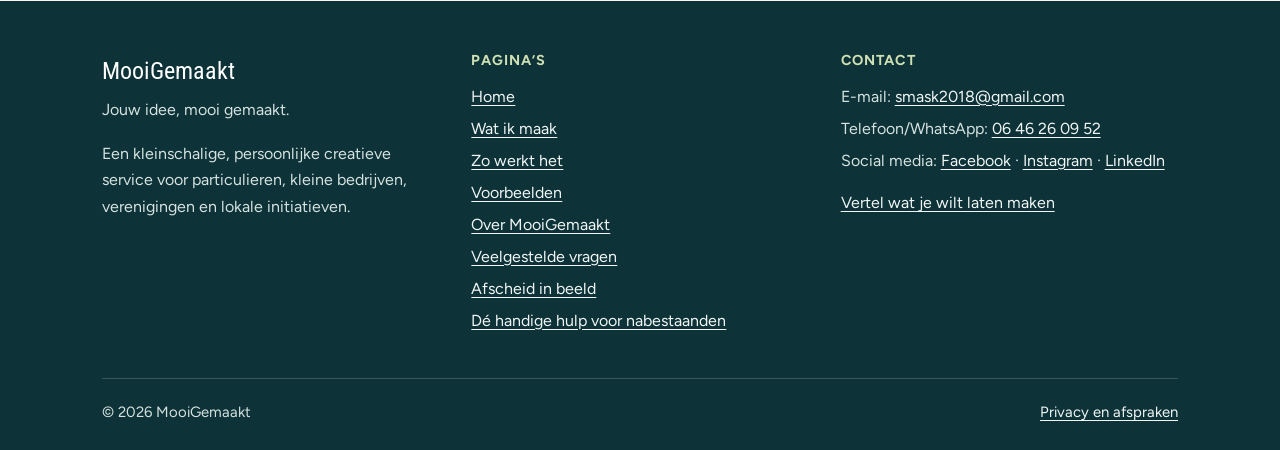
<file: portfolio.html>
<!DOCTYPE html>
<html lang="nl">
<head>
  <meta charset="utf-8">
  <meta name="viewport" content="width=device-width, initial-scale=1">
  <title>Voorbeelden van websites, video, foto en vormgeving – MooiGemaakt</title>
  <meta name="description" content="Bekijk voorbeelden van het soort werk dat MooiGemaakt maakt: websites, video’s, foto’s, drukwerk, social media en presentaties.">
  <link rel="canonical" href="https://mooigemaakt.net/portfolio.html">
  <meta property="og:type" content="website">
  <meta property="og:locale" content="nl_NL">
  <meta property="og:site_name" content="MooiGemaakt">
  <meta property="og:title" content="Voorbeelden van websites, video, foto en vormgeving – MooiGemaakt">
  <meta property="og:description" content="Bekijk voorbeelden van het soort werk dat MooiGemaakt maakt: websites, video’s, foto’s, drukwerk, social media en presentaties.">
  <meta property="og:url" content="https://mooigemaakt.net/portfolio.html">
  <!-- PLACEHOLDER: eigen deelafbeelding van 1200 x 630 pixels -->
  <meta property="og:image" content="https://mooigemaakt.net/images/og-afbeelding.jpg">
  <meta name="theme-color" content="#14484f">
  <!-- PLACEHOLDER: eigen favicon -->
  <link rel="icon" href="images/favicon.svg" type="image/svg+xml">
  <link rel="preconnect" href="https://fonts.googleapis.com">
  <link rel="preconnect" href="https://fonts.gstatic.com" crossorigin>
  <link href="https://fonts.googleapis.com/css2?family=Figtree:wght@400;500;600;700&family=Roboto+Condensed:wght@700&display=swap" rel="stylesheet">
  <link rel="stylesheet" href="css/style.css?v=20261123g">
</head>
<body>
  <a class="skip-link" href="#inhoud">Direct naar de inhoud</a>

  <header class="site-header">
    <div class="container header-inner">
      <a class="logo" href="index.html" aria-label="MooiGemaakt, naar de homepage">
        <img class="logo-img" src="images/logo-cirkel.png" alt="MooiGemaakt" width="600" height="600">
      </a>
      <button class="nav-toggle" type="button" aria-expanded="false" aria-controls="hoofdmenu">
        <span class="nav-toggle-bars" aria-hidden="true"></span>Menu
      </button>
      <nav id="hoofdmenu" class="main-nav" aria-label="Hoofdmenu">
        <ul>
          <li><a href="diensten.html">Wat ik maak</a></li>
          <li><a href="zo-werkt-het.html">Zo werkt het</a></li>
          <li><a href="portfolio.html" aria-current="page">Voorbeelden</a></li>
          <li><a href="over.html">Over</a></li>
          <li><a href="faq.html">Vragen</a></li>
          <li><a href="contact.html">Contact</a></li>
        </ul>
        <div class="header-extra">
          <span class="header-extra-label">Extra service:</span>
          <svg class="header-extra-kruis" viewBox="0 0 40 40" aria-hidden="true"><rect width="40" height="40" rx="9" fill="#bf4a28"/><path d="M15.5 7.5h9v8h8v9h-8v8h-9v-8h-8v-9h8z" fill="#ffffff" stroke="#24292b" stroke-width="1.6" stroke-linejoin="round"/></svg>
          <span class="header-extra-ehbo">EHBO</span>
          <a class="btn header-hulp" href="nabestaanden.html">Eerste hulp bij overlijden</a>
        </div>
        <a class="btn btn-primary btn-small" href="contact.html">Plaats je idee</a>
      </nav>
    </div>
  </header>

  <main id="inhoud">
    <section class="page-hero">
      <div class="container">
        <span class="eyebrow">Voorbeelden</span>
        <h1>Voorbeelden van wat ik maak</h1>
        <p class="lead">Hier komen voorbeelden van eerder werk. Sommige projecten zijn openbaar, andere maak ik alleen zichtbaar met toestemming van de opdrachtgever.</p>
        <p>Hieronder zie je een selectie van werk dat ik eerder heb gemaakt.</p>
      </div>
    </section>

    <section class="section" style="padding-top:0.5rem" aria-label="Portfolio">
      <div class="container">
        <div class="filters" role="group" aria-label="Filter voorbeelden op categorie">
          <button class="filter-btn" type="button" data-filter="alles" aria-pressed="true">Alles</button>
          <button class="filter-btn" type="button" data-filter="websites" aria-pressed="false">Websites</button>
          <button class="filter-btn" type="button" data-filter="video" aria-pressed="false">Video</button>
          <button class="filter-btn" type="button" data-filter="foto" aria-pressed="false">Foto</button>
          <button class="filter-btn" type="button" data-filter="social" aria-pressed="false">Social media</button>
          <button class="filter-btn" type="button" data-filter="vormgeving" aria-pressed="false">Vormgeving</button>
          <button class="filter-btn" type="button" data-filter="presentaties" aria-pressed="false">Presentaties</button>
        </div>
        <p id="filter-status" class="visually-hidden" aria-live="polite"></p>

        <!-- PORTFOLIO-PLACEHOLDERS: vervang per project het gekleurde vlak (.thumb) door een
             <img> met een beschrijvende alt-tekst, en verwijder het label "Voorbeeldproject"
             zodra het om echt eigen werk gaat. -->
        <div class="grid grid--3">
          <article class="project reveal" data-category="websites">
            <a class="thumb thumb--image thumb--cover" href="https://ecku.nl/" target="_blank" rel="noopener" aria-label="Bekijk de website ecku.nl (opent in nieuw tabblad)"><img src="images/ecku-website.jpg" alt="Voorpagina van de website ecku.nl van Energiecoöperatie De Kwakel &amp; Uithoorn" width="960" height="600" loading="lazy"></a>
            <div class="project-body">
              <div class="project-meta"><span class="tag">Websites</span></div>
              <h2>Website voor een lokale energiecoöperatie</h2>
              <p>Een rustige website van een paar pagina’s waarop bezoekers snel zien wat deze energiecoöperatie doet en voor wie het interessant kan zijn. Deze website wordt door mij bijgehouden en ik ben bezig een nieuwe te maken.</p>
              <p class="project-delivered"><strong>Geleverd:</strong> beheer in WordPress met Elementor, aanleveren van content en toevoegen van media.</p>
              <a class="btn btn-secondary btn-small" href="https://ecku.nl/" target="_blank" rel="noopener">Bekijk ecku.nl<span class="visually-hidden"> (opent in nieuw tabblad)</span></a>
            </div>
          </article>
          <article class="project reveal" data-category="social">
            <div class="thumb thumb--embed"><iframe src="https://player.vimeo.com/video/1235070330?h=fbe6525629&amp;dnt=1" title="Korte promovideo voor een startende vertaalster" loading="lazy" allow="fullscreen; picture-in-picture" allowfullscreen></iframe></div>
            <div class="project-body">
              <div class="project-meta"><span class="tag">Social media</span></div>
              <h2>Korte promovideo voor een startende vertaalster</h2>
              <p>Een staande video van ongeveer een halve minuut, gemonteerd met beelden van internet en een foto van de zzp’er. Deze beginnende vertaalster wilde snel een korte promovideo. Ik heb ze zowel voor Facebook als voor Instagram gemaakt.</p>
              <p class="project-delivered"><strong>Geleverd:</strong> montage, titels, ondertiteling, muziekkeuze, bestand voor Instagram en Facebook.</p>
              <a class="btn btn-secondary btn-small" href="https://vimeo.com/1235070330/fbe6525629" target="_blank" rel="noopener">Bekijk op Vimeo<span class="visually-hidden"> (opent in nieuw tabblad)</span></a>
            </div>
          </article>
          <article class="project reveal" data-category="vormgeving">
            <div class="thumb thumb--image thumb--cover"><img src="images/ecku-nieuwsbrief-mei-voorblad.jpg" alt="Eerste pagina van de ECKU-nieuwsbrief van mei 2026" width="857" height="1200" loading="lazy"></div>
            <div class="project-body">
              <div class="project-meta"><span class="tag">Vormgeving</span></div>
              <h2>Nieuwsbrief voor een energiecoöperatie</h2>
              <p>Eén herkenbaar ontwerp, uitgewerkt om leden of belangstellenden digitaal op de hoogte te houden.</p>
              <p class="project-delivered"><strong>Geleverd:</strong> ontwerp, ook te gebruiken als flyer of poster. In dat geval lever ik ook drukklare bestanden en advies over papier en formaat. Daarnaast heb ik de huisstijl vastgesteld.</p>
              <a class="btn btn-secondary btn-small" href="images/Mei%20%27%2026%20ECKU%20Nieuwsbrief%202.pdf" target="_blank" rel="noopener">Bekijk voorbeeld<span class="visually-hidden">: ECKU-nieuwsbrief van mei 2026 (pdf, opent in nieuw tabblad)</span></a>
            </div>
          </article>
          <article class="project reveal" data-category="foto">
            <div class="thumb thumb--image"><img src="images/wijnetiket-marcheur-incline.webp" alt="Wijnetiket ‘Marcheur Incliné’ met een silhouet van een wandelaar voor een wijngaard" width="1200" height="796" loading="lazy"></div>
            <div class="project-body">
              <div class="project-meta"><span class="tag">Foto</span></div>
              <h2>Fotobewerking voor een bijzondere gelegenheid</h2>
              <p>Dit wijnetiket heb ik gemaakt ter gelegenheid van een bijzondere verjaardag van een vriend. Een foto van de vriend is als silhouet verwerkt in het etiket.</p>
              <p class="project-delivered"><strong>Geleverd:</strong> selectie en bewerking van foto’s, het gedrukte etiket en de fles wijn met daarop het etiket.</p>
              <a class="btn btn-secondary btn-small" href="images/wijnetiket-marcheur-incline.webp" target="_blank" rel="noopener">Bekijk voorbeeld<span class="visually-hidden">: het wijnetiket (opent in nieuw tabblad)</span></a>
            </div>
          </article>
          <article class="project reveal" data-category="presentaties">
            <div class="thumb thumb--embed"><iframe src="https://player.vimeo.com/video/1236633217?dnt=1" title="Video van de presentatie ‘Energie delen’" loading="lazy" allow="fullscreen; picture-in-picture" allowfullscreen></iframe></div>
            <div class="project-body">
              <div class="project-meta"><span class="tag">Presentaties</span></div>
              <h2>PowerPointpresentatie voor de energiecoöperatie</h2>
              <p>Ter gelegenheid van een thema-avond over ‘Energie delen’ heb ik deze PowerPoint in de huisstijl gemaakt. De aangeleverde informatie heb ik verwerkt tot een zo duidelijk mogelijke presentatie.</p>
              <p class="project-delivered"><strong>Geleverd:</strong> de opmaak en een PowerPoint-bestand. De illustraties heb ik zelf gezocht en waar nodig gemaakt met een AI-tool.</p>
              <a class="btn btn-secondary btn-small" href="https://vimeo.com/1236633217" target="_blank" rel="noopener">Bekijk op Vimeo<span class="visually-hidden"> (opent in nieuw tabblad)</span></a>
            </div>
          </article>
          <article class="project reveal" data-category="video">
            <div class="thumb thumb--embed"><iframe src="https://player.vimeo.com/video/1236628936?dnt=1" title="Een bijzondere nieuwjaarswens" loading="lazy" allow="fullscreen; picture-in-picture" allowfullscreen></iframe></div>
            <div class="project-body">
              <div class="project-meta"><span class="tag">Video</span></div>
              <h2>Een bijzondere nieuwjaarswens</h2>
              <p>Voor een bevriende Turkse familie heb ik een nieuwjaarswens gemaakt in de vorm van een video. Deze is in het Turks. Op aanvraag kon deze ook in een andere taal worden geleverd en met een andere afzender.</p>
              <p class="project-delivered"><strong>Geleverd:</strong> een gebruiksklaar mp4-bestand. Alle beelden heb ik zelf gezocht, en het animatiefilmpje heb ik geactualiseerd en bewerkt met beelden die passen bij de boodschap.</p>
              <a class="btn btn-secondary btn-small" href="https://vimeo.com/1236628936" target="_blank" rel="noopener">Bekijk op Vimeo<span class="visually-hidden"> (opent in nieuw tabblad)</span></a>
            </div>
          </article>
          <article class="project reveal" data-category="social">
            <div class="thumb thumb--embed"><iframe src="https://player.vimeo.com/video/1236650215?dnt=1" title="Sociale media-promo voor een thema-avond" loading="lazy" allow="fullscreen; picture-in-picture" allowfullscreen></iframe></div>
            <div class="project-body">
              <div class="project-meta"><span class="tag">Social media</span></div>
              <h2>Sociale media-promo voor een thema-avond</h2>
              <p>Op verzoek heb ik, in het kader van de communicatie over een activiteit van de energiecoöperatie, een promopost voor Facebook en Instagram gemaakt.</p>
              <p class="project-delivered"><strong>Geleverd:</strong> vormgeving en een kant-en-klaar bestand voor Instagram, ook omgezet voor Facebook.</p>
              <a class="btn btn-secondary btn-small" href="https://vimeo.com/1236650215" target="_blank" rel="noopener">Bekijk op Vimeo<span class="visually-hidden"> (opent in nieuw tabblad)</span></a>
            </div>
          </article>
          <article class="project reveal" data-category="video">
            <div class="thumb thumb--embed"><iframe src="https://player.vimeo.com/video/1235097613?dnt=1" title="Herinneringsvideo voor een afscheid" loading="lazy" allow="fullscreen; picture-in-picture" allowfullscreen></iframe></div>
            <div class="project-body">
              <div class="project-meta"><span class="tag">Video</span></div>
              <h2>Herinneringsvideo voor een afscheid</h2>
              <p>Deze film is gemaakt bij het afscheid van Willem Brons, een bekende Nederlandse pianist en docent aan het conservatorium in Amsterdam.</p>
              <p class="project-delivered"><strong>Geleverd:</strong> montage van foto’s en video, titels, muziek, bestand voor beamer en om te delen.</p>
              <a class="btn btn-secondary btn-small" href="https://vimeo.com/1235097613" target="_blank" rel="noopener">Bekijk op Vimeo<span class="visually-hidden"> (opent in nieuw tabblad)</span></a>
            </div>
          </article>
          <article class="project reveal" data-category="video">
            <div class="thumb thumb--embed"><iframe src="https://player.vimeo.com/video/1236645549?dnt=1" title="‘Ode’ aan AI in beeld en dichtvorm" loading="lazy" allow="fullscreen; picture-in-picture" allowfullscreen></iframe></div>
            <div class="project-body">
              <div class="project-meta"><span class="tag">Video</span></div>
              <h2>‘Ode’ aan AI in beeld en dichtvorm</h2>
              <p>In het kader van een educatief project werd mij verzocht om beeld en geluid te zoeken en te maken bij een gedicht van Ingmar Heytze.</p>
              <p class="project-delivered"><strong>Geleverd:</strong> idee, beelden, montage en geluid.</p>
              <a class="btn btn-secondary btn-small" href="https://vimeo.com/1236645549" target="_blank" rel="noopener">Bekijk op Vimeo<span class="visually-hidden"> (opent in nieuw tabblad)</span></a>
            </div>
          </article>
        </div>
      </div>
    </section>

    <section class="section">
      <div class="container">
        <div class="cta-block">
          <h2>Heb je een idee dat wel wat hulp kan gebruiken?</h2>
          <p>Of het nu gaat om één foto, een korte video, een kleine website of een complete presentatie: vertel gerust wat je voor ogen hebt.</p>
          <div class="btn-row"><a class="btn btn-light" href="contact.html">Neem contact op</a></div>
        </div>
      </div>
    </section>
  </main>

  <footer class="site-footer">
    <div class="container">
      <div class="footer-grid">
        <div>
          <p class="footer-brand">MooiGemaakt</p>
          <p>Jouw idee, mooi gemaakt.</p>
          <p>Een kleinschalige, persoonlijke creatieve service voor particulieren, kleine bedrijven, verenigingen en lokale initiatieven.</p>
        </div>
        <div>
          <h2>Pagina’s</h2>
          <ul>
            <li><a href="index.html">Home</a></li>
            <li><a href="diensten.html">Wat ik maak</a></li>
            <li><a href="zo-werkt-het.html">Zo werkt het</a></li>
            <li><a href="portfolio.html">Voorbeelden</a></li>
            <li><a href="over.html">Over MooiGemaakt</a></li>
            <li><a href="faq.html">Veelgestelde vragen</a></li>
            <li><a href="afscheid.html">Afscheid in beeld</a></li>
            <li><a href="nabestaanden.html">Dé handige hulp voor nabestaanden</a></li>
          </ul>
        </div>
        <div>
          <h2>Contact</h2>
          <!-- PLACEHOLDERS: contactgegevens en sociale links invullen -->
          <ul>
            <li>E-mail: <a href="mailto:smask2018@gmail.com">smask2018@gmail.com</a></li>
            <li>Telefoon/WhatsApp: <a href="tel:+31646260952">06 46 26 09 52</a></li>
            <li>Social media: <a href="https://www.facebook.com/profile.php?id=61595746101345" target="_blank" rel="noopener">Facebook<span class="visually-hidden"> (opent in nieuw tabblad)</span></a> · <a href="https://www.instagram.com/mooigemaaktnet/" target="_blank" rel="noopener">Instagram<span class="visually-hidden"> (opent in nieuw tabblad)</span></a> · <a href="https://www.linkedin.com/in/ton-worm-8822451a/" target="_blank" rel="noopener">LinkedIn<span class="visually-hidden"> (opent in nieuw tabblad)</span></a></li>
          </ul>
          <p style="margin-top:1rem"><a href="contact.html">Vertel wat je wilt laten maken</a></p>
        </div>
      </div>
      <div class="footer-bottom">
        <p>© <span id="jaar">2026</span> MooiGemaakt</p>
        <p><a href="privacy.html">Privacy en afspraken</a></p>
      </div>
    </div>
  </footer>

  <script src="js/main.js?v=20261018b" defer></script>
</body>
</html>
</file>
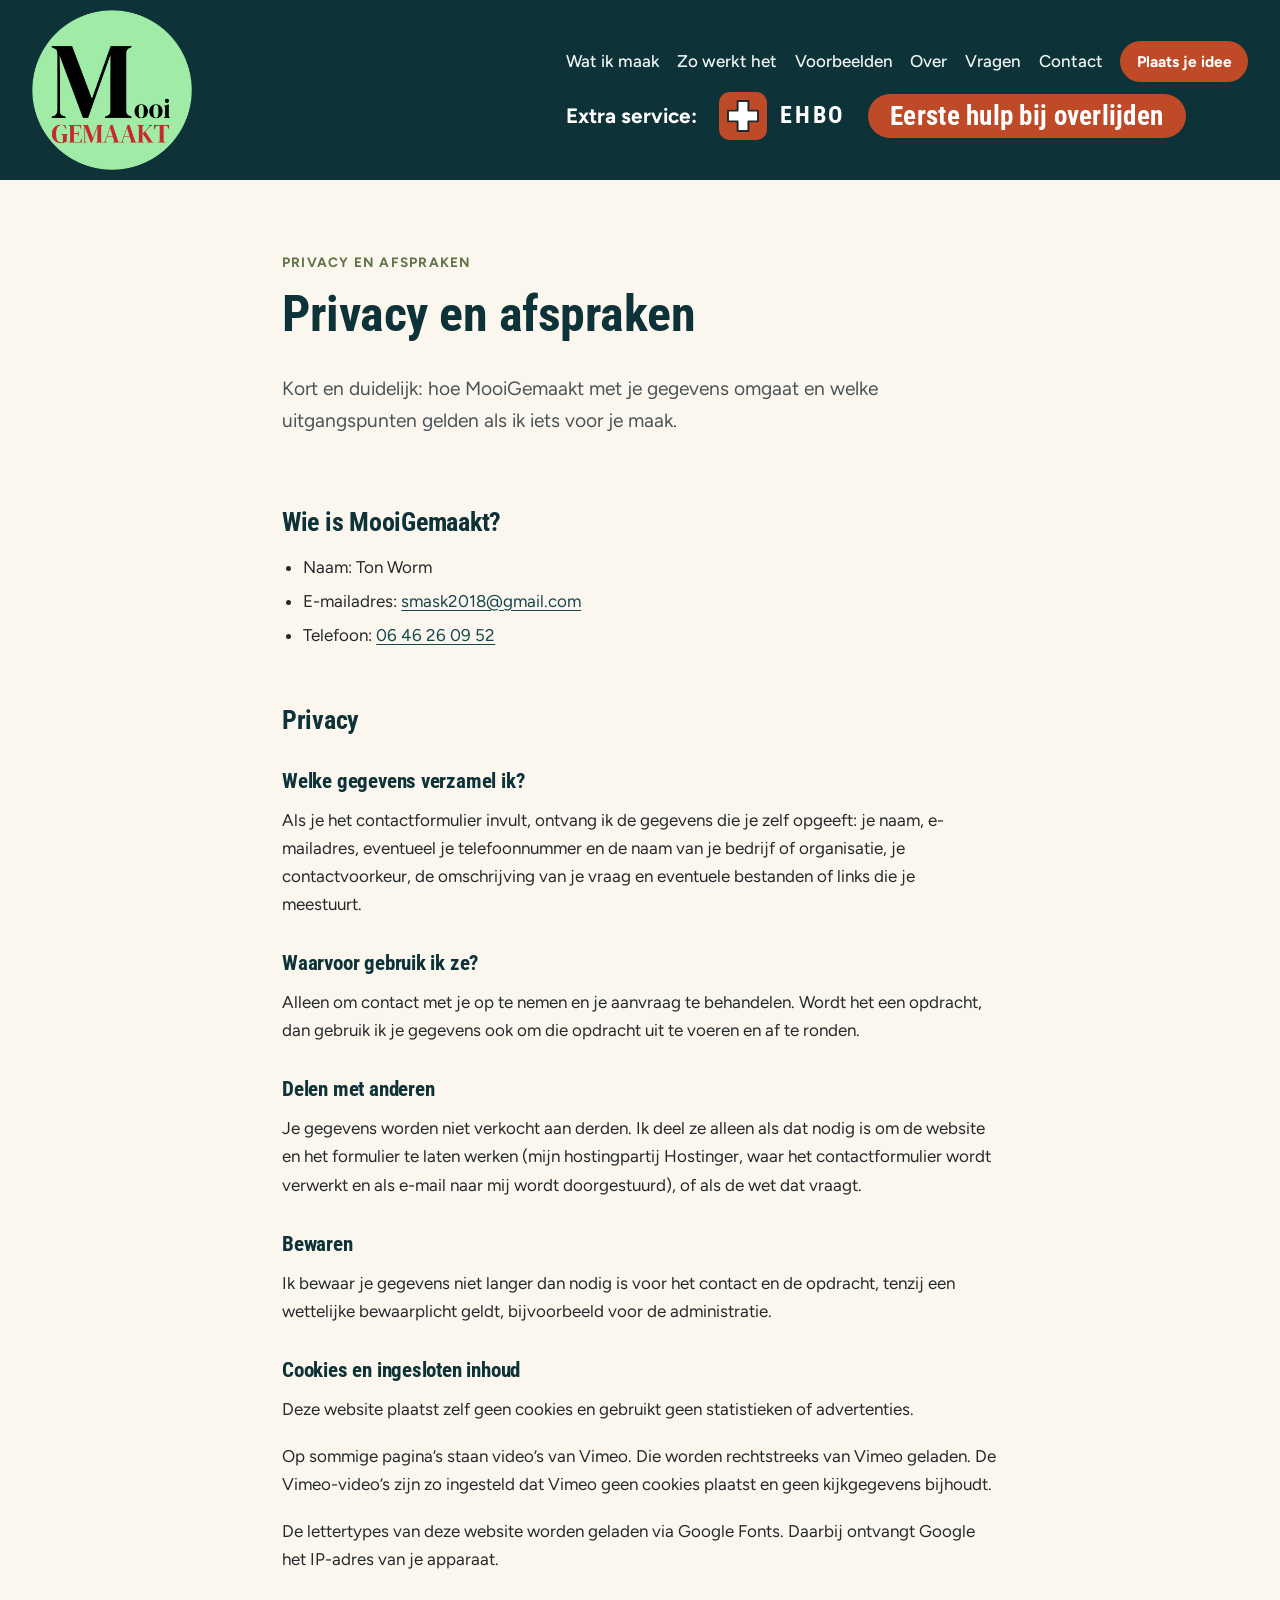
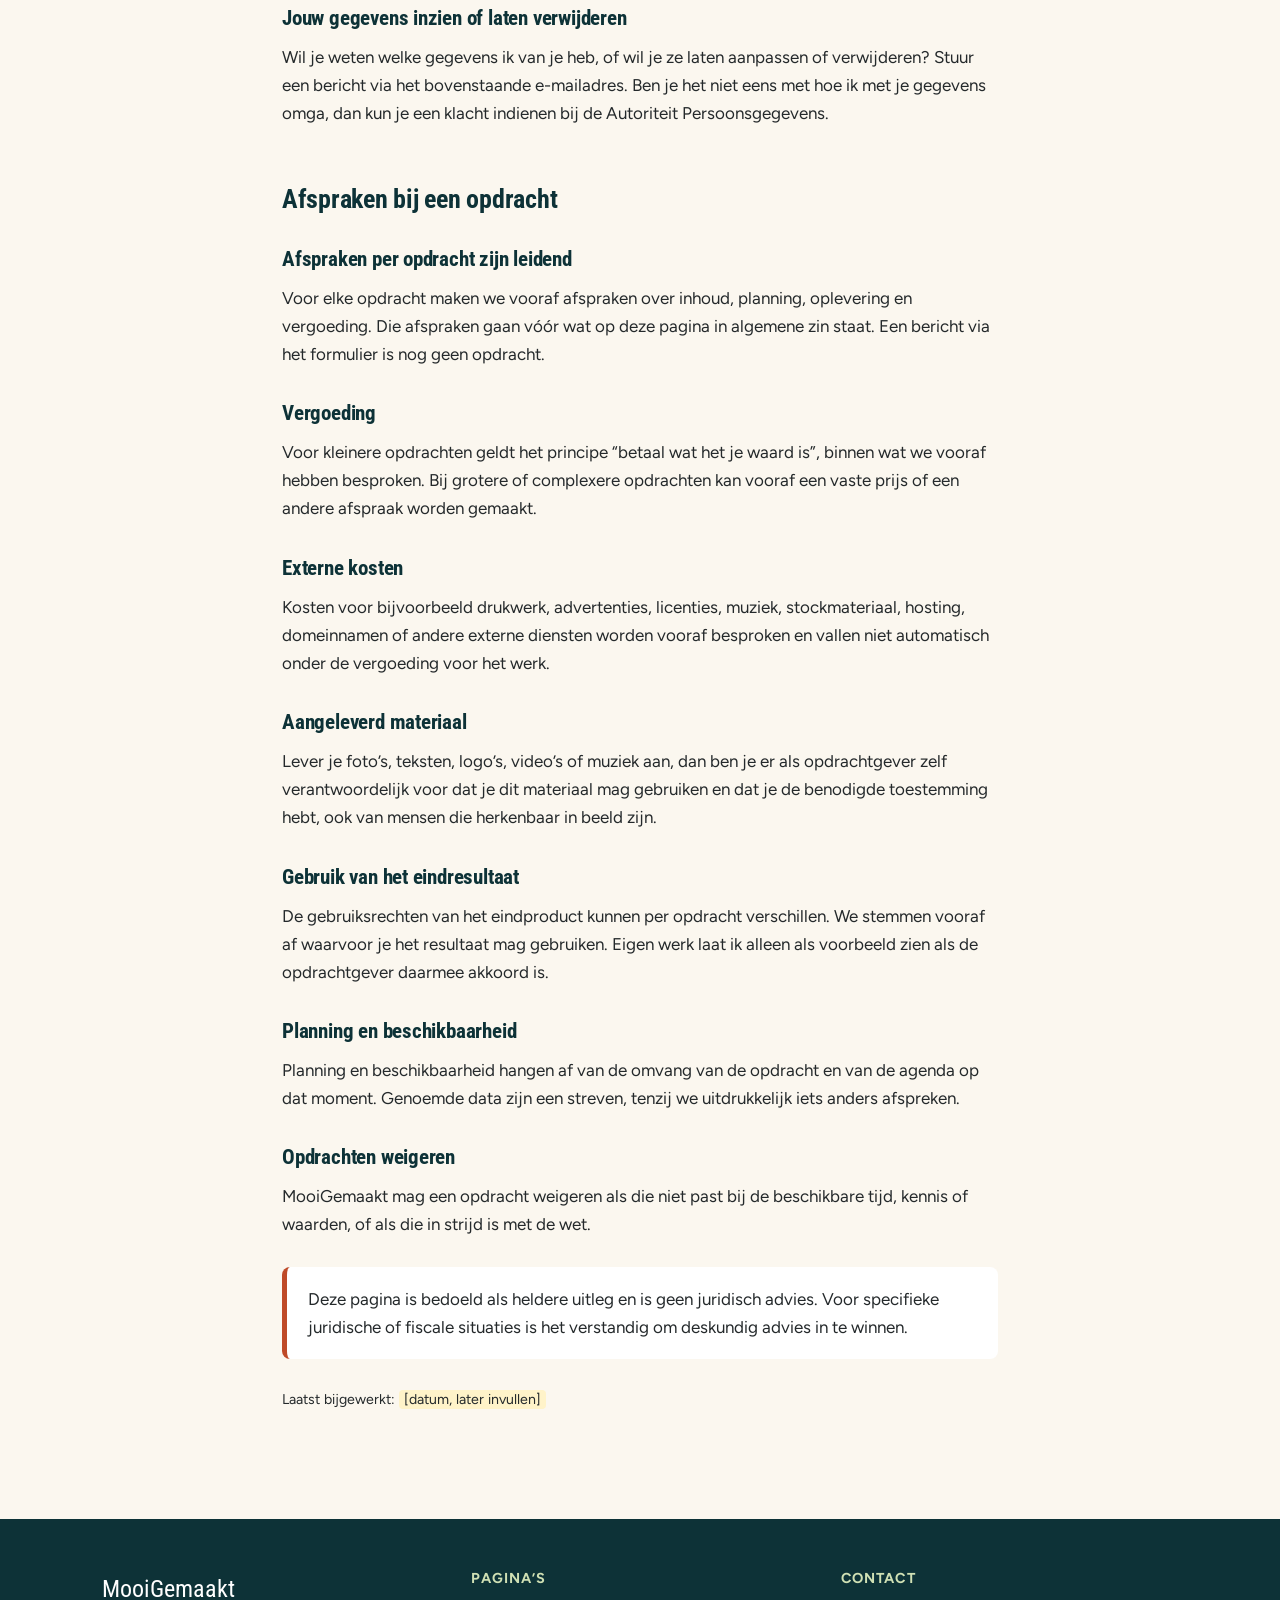
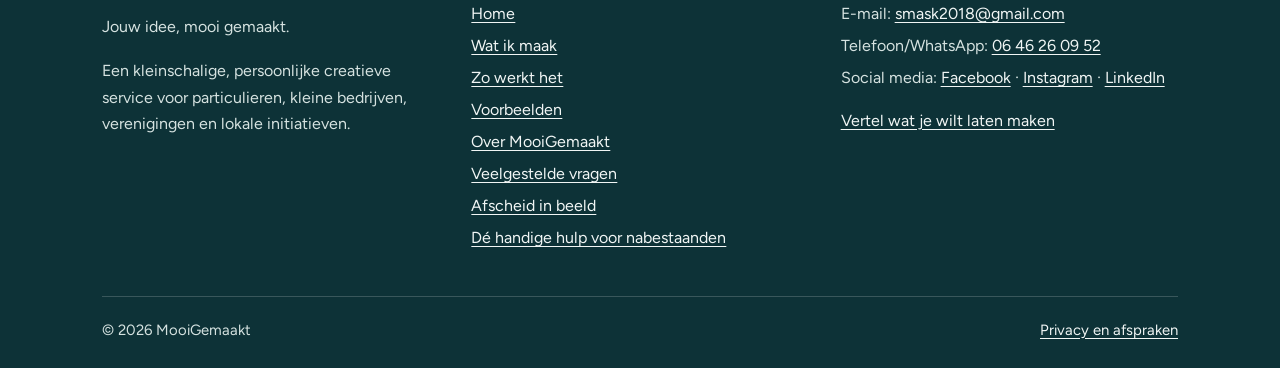
<file: privacy.html>
<!DOCTYPE html>
<html lang="nl">
<head>
  <meta charset="utf-8">
  <meta name="viewport" content="width=device-width, initial-scale=1">
  <title>Privacy en afspraken – MooiGemaakt</title>
  <meta name="description" content="Hoe MooiGemaakt met je gegevens omgaat en welke uitgangspunten gelden bij een opdracht.">
  <link rel="canonical" href="https://mooigemaakt.net/privacy.html">
  <meta property="og:type" content="website">
  <meta property="og:locale" content="nl_NL">
  <meta property="og:site_name" content="MooiGemaakt">
  <meta property="og:title" content="Privacy en afspraken – MooiGemaakt">
  <meta property="og:description" content="Hoe MooiGemaakt met je gegevens omgaat en welke uitgangspunten gelden bij een opdracht.">
  <meta property="og:url" content="https://mooigemaakt.net/privacy.html">
  <!-- PLACEHOLDER: eigen deelafbeelding van 1200 x 630 pixels -->
  <meta property="og:image" content="https://mooigemaakt.net/images/og-afbeelding.jpg">
  <meta name="theme-color" content="#14484f">
  <!-- PLACEHOLDER: eigen favicon -->
  <link rel="icon" href="images/favicon.svg" type="image/svg+xml">
  <link rel="preconnect" href="https://fonts.googleapis.com">
  <link rel="preconnect" href="https://fonts.gstatic.com" crossorigin>
  <link href="https://fonts.googleapis.com/css2?family=Figtree:wght@400;500;600;700&family=Roboto+Condensed:wght@700&display=swap" rel="stylesheet">
  <link rel="stylesheet" href="css/style.css?v=20261123g">
</head>
<body>
  <a class="skip-link" href="#inhoud">Direct naar de inhoud</a>

  <header class="site-header">
    <div class="container header-inner">
      <a class="logo" href="index.html" aria-label="MooiGemaakt, naar de homepage">
        <img class="logo-img" src="images/logo-cirkel.png" alt="MooiGemaakt" width="600" height="600">
      </a>
      <button class="nav-toggle" type="button" aria-expanded="false" aria-controls="hoofdmenu">
        <span class="nav-toggle-bars" aria-hidden="true"></span>Menu
      </button>
      <nav id="hoofdmenu" class="main-nav" aria-label="Hoofdmenu">
        <ul>
          <li><a href="diensten.html">Wat ik maak</a></li>
          <li><a href="zo-werkt-het.html">Zo werkt het</a></li>
          <li><a href="portfolio.html">Voorbeelden</a></li>
          <li><a href="over.html">Over</a></li>
          <li><a href="faq.html">Vragen</a></li>
          <li><a href="contact.html">Contact</a></li>
        </ul>
        <div class="header-extra">
          <span class="header-extra-label">Extra service:</span>
          <svg class="header-extra-kruis" viewBox="0 0 40 40" aria-hidden="true"><rect width="40" height="40" rx="9" fill="#bf4a28"/><path d="M15.5 7.5h9v8h8v9h-8v8h-9v-8h-8v-9h8z" fill="#ffffff" stroke="#24292b" stroke-width="1.6" stroke-linejoin="round"/></svg>
          <span class="header-extra-ehbo">EHBO</span>
          <a class="btn header-hulp" href="nabestaanden.html">Eerste hulp bij overlijden</a>
        </div>
        <a class="btn btn-primary btn-small" href="contact.html">Plaats je idee</a>
      </nav>
    </div>
  </header>

  <main id="inhoud">
    <section class="page-hero">
      <div class="container container--narrow">
        <span class="eyebrow">Privacy en afspraken</span>
        <h1>Privacy en afspraken</h1>
        <p class="lead">Kort en duidelijk: hoe MooiGemaakt met je gegevens omgaat en welke uitgangspunten gelden als ik iets voor je maak.</p>
      </div>
    </section>

    <section class="section" style="padding-top:0.5rem">
      <div class="container container--narrow prose">

        <h2>Wie is MooiGemaakt?</h2>
        <!-- PLACEHOLDERS: contactgegevens invullen -->
        <ul>
          <li>Naam: Ton Worm</li>
          <li>E-mailadres: <a href="mailto:smask2018@gmail.com">smask2018@gmail.com</a></li>
          <li>Telefoon: <a href="tel:+31646260952">06 46 26 09 52</a></li>
        </ul>

        <h2>Privacy</h2>

        <h3>Welke gegevens verzamel ik?</h3>
        <p>Als je het contactformulier invult, ontvang ik de gegevens die je zelf opgeeft: je naam, e-mailadres, eventueel je telefoonnummer en de naam van je bedrijf of organisatie, je contactvoorkeur, de omschrijving van je vraag en eventuele bestanden of links die je meestuurt.</p>

        <h3>Waarvoor gebruik ik ze?</h3>
        <p>Alleen om contact met je op te nemen en je aanvraag te behandelen. Wordt het een opdracht, dan gebruik ik je gegevens ook om die opdracht uit te voeren en af te ronden.</p>

        <h3>Delen met anderen</h3>
        <p>Je gegevens worden niet verkocht aan derden. Ik deel ze alleen als dat nodig is om de website en het formulier te laten werken (mijn hostingpartij Hostinger, waar het contactformulier wordt verwerkt en als e-mail naar mij wordt doorgestuurd), of als de wet dat vraagt.</p>

        <h3>Bewaren</h3>
        <p>Ik bewaar je gegevens niet langer dan nodig is voor het contact en de opdracht, tenzij een wettelijke bewaarplicht geldt, bijvoorbeeld voor de administratie.</p>

        <h3>Cookies en ingesloten inhoud</h3>
        <p>Deze website plaatst zelf geen cookies en gebruikt geen statistieken of advertenties.</p>
        <p>Op sommige pagina’s staan video’s van Vimeo. Die worden rechtstreeks van Vimeo geladen. De Vimeo-video’s zijn zo ingesteld dat Vimeo geen cookies plaatst en geen kijkgegevens bijhoudt.</p>
        <p>De lettertypes van deze website worden geladen via Google Fonts. Daarbij ontvangt Google het IP-adres van je apparaat.</p>
        <!-- Aanpassen als er later statistieken, advertenties of andere diensten van derden worden toegevoegd. -->

        <h3>Jouw gegevens inzien of laten verwijderen</h3>
        <p>Wil je weten welke gegevens ik van je heb, of wil je ze laten aanpassen of verwijderen? Stuur een bericht via het bovenstaande e-mailadres. Ben je het niet eens met hoe ik met je gegevens omga, dan kun je een klacht indienen bij de Autoriteit Persoonsgegevens.</p>

        <h2>Afspraken bij een opdracht</h2>

        <h3>Afspraken per opdracht zijn leidend</h3>
        <p>Voor elke opdracht maken we vooraf afspraken over inhoud, planning, oplevering en vergoeding. Die afspraken gaan vóór wat op deze pagina in algemene zin staat. Een bericht via het formulier is nog geen opdracht.</p>

        <h3>Vergoeding</h3>
        <p>Voor kleinere opdrachten geldt het principe “betaal wat het je waard is”, binnen wat we vooraf hebben besproken. Bij grotere of complexere opdrachten kan vooraf een vaste prijs of een andere afspraak worden gemaakt.</p>

        <h3>Externe kosten</h3>
        <p>Kosten voor bijvoorbeeld drukwerk, advertenties, licenties, muziek, stockmateriaal, hosting, domeinnamen of andere externe diensten worden vooraf besproken en vallen niet automatisch onder de vergoeding voor het werk.</p>

        <h3>Aangeleverd materiaal</h3>
        <p>Lever je foto’s, teksten, logo’s, video’s of muziek aan, dan ben je er als opdrachtgever zelf verantwoordelijk voor dat je dit materiaal mag gebruiken en dat je de benodigde toestemming hebt, ook van mensen die herkenbaar in beeld zijn.</p>

        <h3>Gebruik van het eindresultaat</h3>
        <p>De gebruiksrechten van het eindproduct kunnen per opdracht verschillen. We stemmen vooraf af waarvoor je het resultaat mag gebruiken. Eigen werk laat ik alleen als voorbeeld zien als de opdrachtgever daarmee akkoord is.</p>

        <h3>Planning en beschikbaarheid</h3>
        <p>Planning en beschikbaarheid hangen af van de omvang van de opdracht en van de agenda op dat moment. Genoemde data zijn een streven, tenzij we uitdrukkelijk iets anders afspreken.</p>

        <h3>Opdrachten weigeren</h3>
        <p>MooiGemaakt mag een opdracht weigeren als die niet past bij de beschikbare tijd, kennis of waarden, of als die in strijd is met de wet.</p>

        <div class="note">
          <p>Deze pagina is bedoeld als heldere uitleg en is geen juridisch advies. Voor specifieke juridische of fiscale situaties is het verstandig om deskundig advies in te winnen.</p>
        </div>

        <p style="margin-top:1.6rem"><small>Laatst bijgewerkt: <span class="ph">[datum, later invullen]</span></small></p>
      </div>
    </section>
  </main>

  <footer class="site-footer">
    <div class="container">
      <div class="footer-grid">
        <div>
          <p class="footer-brand">MooiGemaakt</p>
          <p>Jouw idee, mooi gemaakt.</p>
          <p>Een kleinschalige, persoonlijke creatieve service voor particulieren, kleine bedrijven, verenigingen en lokale initiatieven.</p>
        </div>
        <div>
          <h2>Pagina’s</h2>
          <ul>
            <li><a href="index.html">Home</a></li>
            <li><a href="diensten.html">Wat ik maak</a></li>
            <li><a href="zo-werkt-het.html">Zo werkt het</a></li>
            <li><a href="portfolio.html">Voorbeelden</a></li>
            <li><a href="over.html">Over MooiGemaakt</a></li>
            <li><a href="faq.html">Veelgestelde vragen</a></li>
            <li><a href="afscheid.html">Afscheid in beeld</a></li>
            <li><a href="nabestaanden.html">Dé handige hulp voor nabestaanden</a></li>
          </ul>
        </div>
        <div>
          <h2>Contact</h2>
          <!-- PLACEHOLDERS: contactgegevens en sociale links invullen -->
          <ul>
            <li>E-mail: <a href="mailto:smask2018@gmail.com">smask2018@gmail.com</a></li>
            <li>Telefoon/WhatsApp: <a href="tel:+31646260952">06 46 26 09 52</a></li>
            <li>Social media: <a href="https://www.facebook.com/profile.php?id=61595746101345" target="_blank" rel="noopener">Facebook<span class="visually-hidden"> (opent in nieuw tabblad)</span></a> · <a href="https://www.instagram.com/mooigemaaktnet/" target="_blank" rel="noopener">Instagram<span class="visually-hidden"> (opent in nieuw tabblad)</span></a> · <a href="https://www.linkedin.com/in/ton-worm-8822451a/" target="_blank" rel="noopener">LinkedIn<span class="visually-hidden"> (opent in nieuw tabblad)</span></a></li>
          </ul>
          <p style="margin-top:1rem"><a href="contact.html">Vertel wat je wilt laten maken</a></p>
        </div>
      </div>
      <div class="footer-bottom">
        <p>© <span id="jaar">2026</span> MooiGemaakt</p>
        <p><a href="privacy.html">Privacy en afspraken</a></p>
      </div>
    </div>
  </footer>

  <script src="js/main.js?v=20261018b" defer></script>
</body>
</html>
</file>
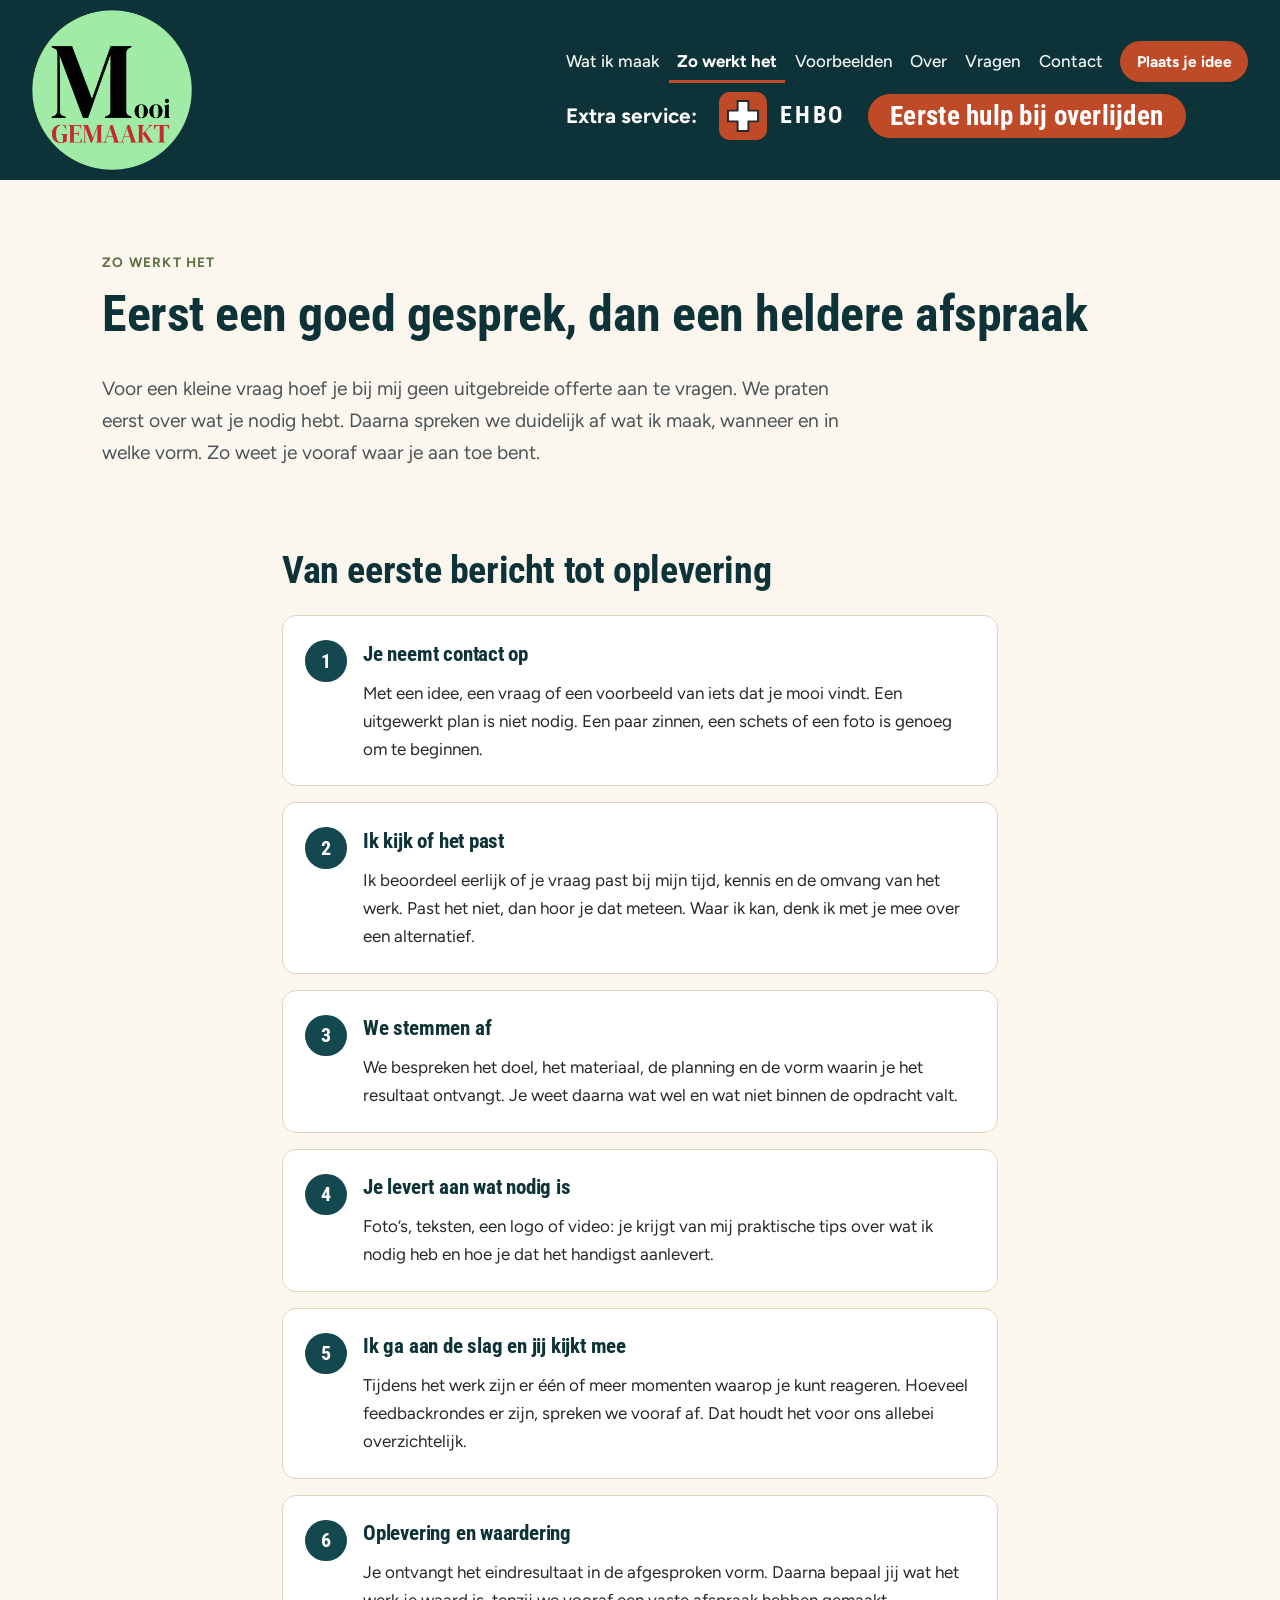
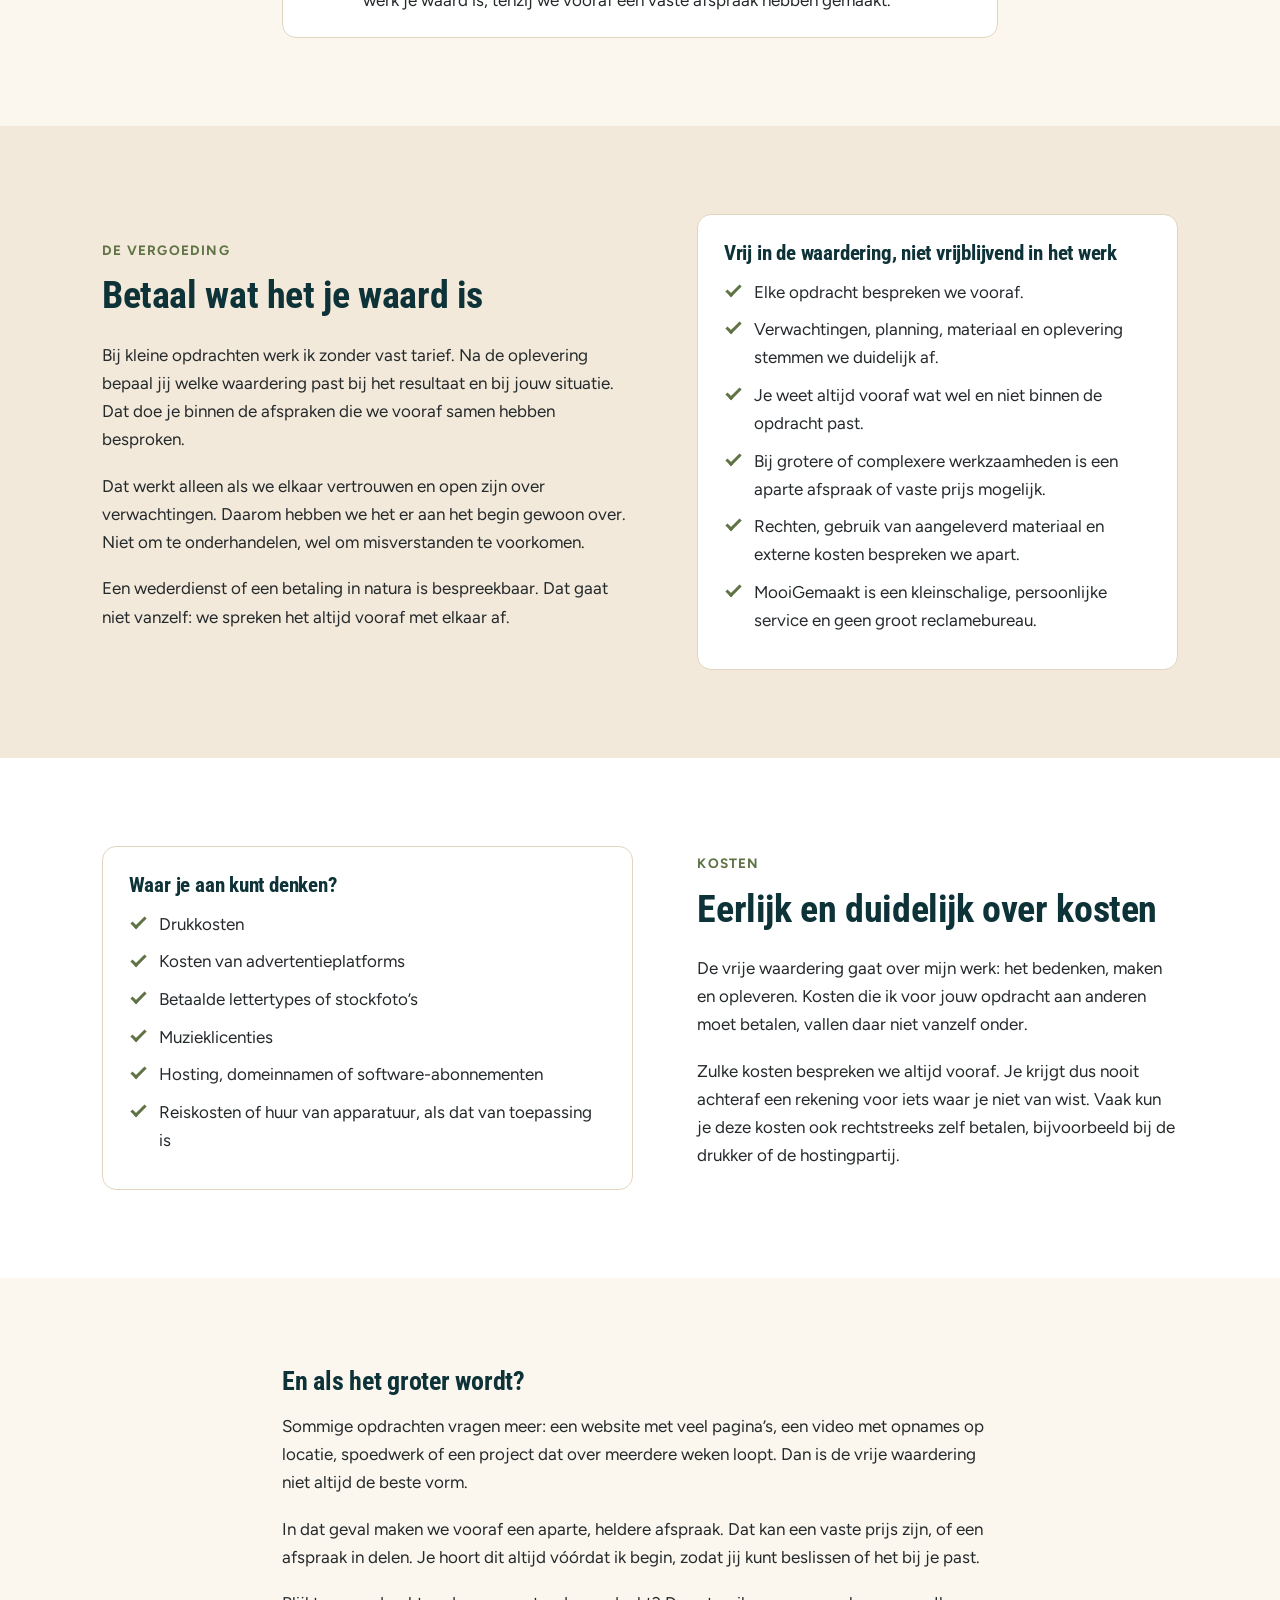
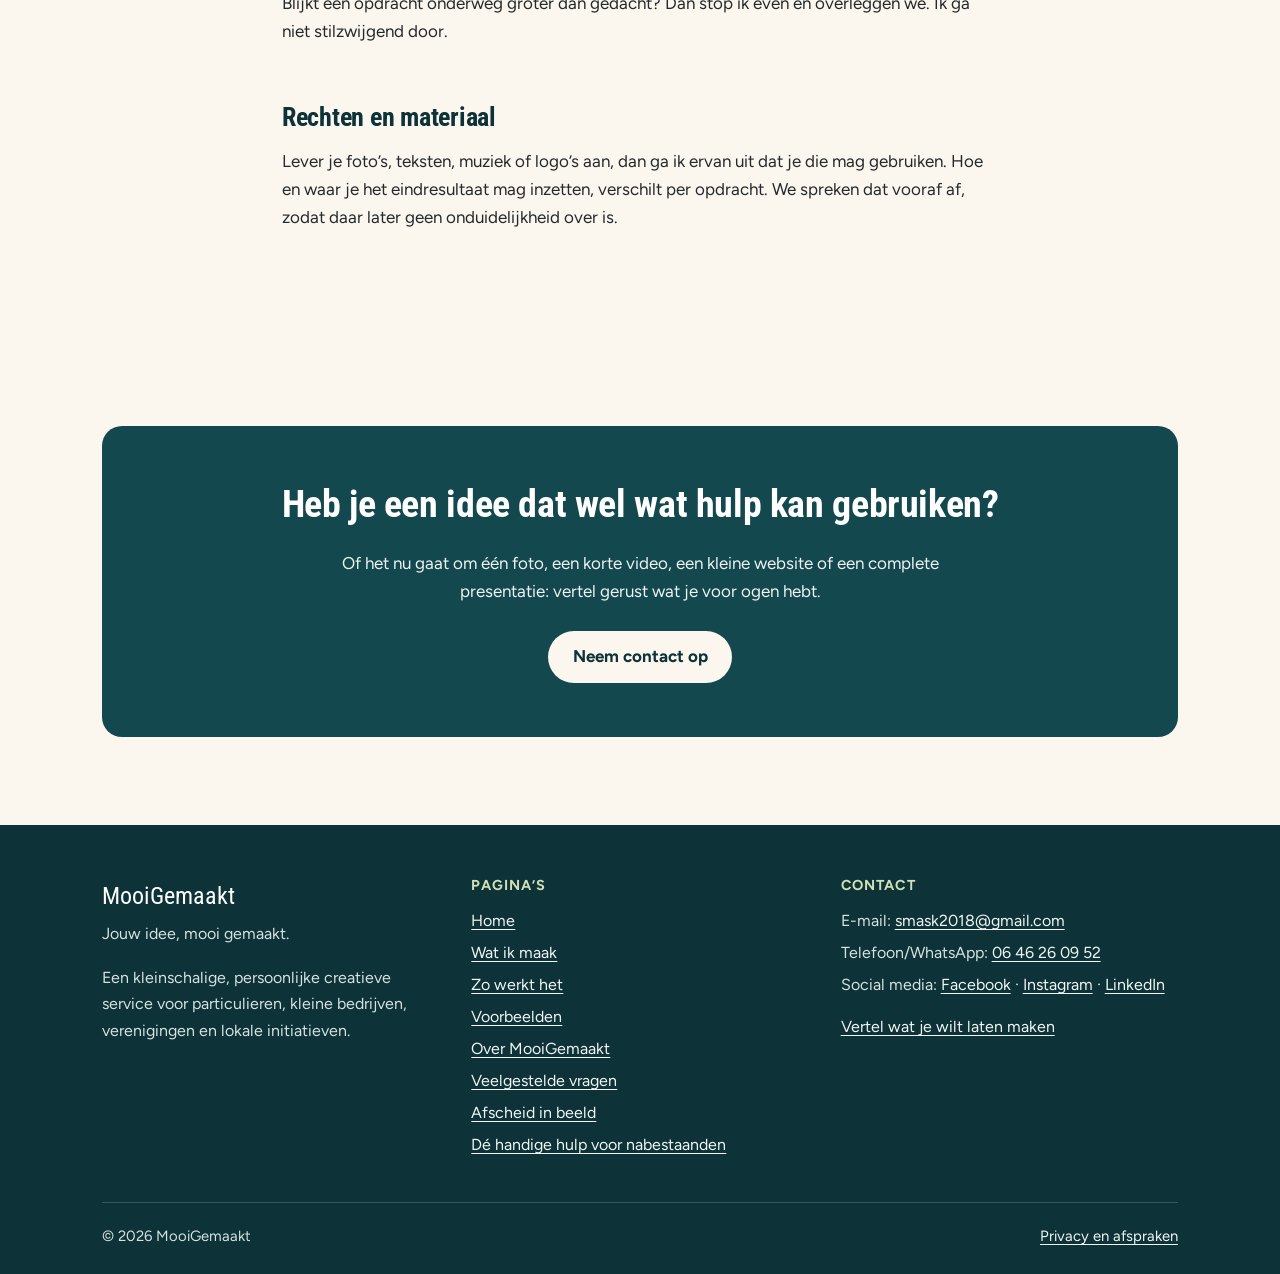
<file: zo-werkt-het.html>
<!DOCTYPE html>
<html lang="nl">
<head>
  <meta charset="utf-8">
  <meta name="viewport" content="width=device-width, initial-scale=1">
  <title>Zo werkt het: betaal wat het je waard is – MooiGemaakt</title>
  <meta name="description" content="Eerst een persoonlijk gesprek, dan een heldere afspraak. Lees hoe de werkwijze en de vrije waardering bij MooiGemaakt werken.">
  <link rel="canonical" href="https://mooigemaakt.net/zo-werkt-het.html">
  <meta property="og:type" content="website">
  <meta property="og:locale" content="nl_NL">
  <meta property="og:site_name" content="MooiGemaakt">
  <meta property="og:title" content="Zo werkt het: betaal wat het je waard is – MooiGemaakt">
  <meta property="og:description" content="Eerst een persoonlijk gesprek, dan een heldere afspraak. Lees hoe de werkwijze en de vrije waardering bij MooiGemaakt werken.">
  <meta property="og:url" content="https://mooigemaakt.net/zo-werkt-het.html">
  <!-- PLACEHOLDER: eigen deelafbeelding van 1200 x 630 pixels -->
  <meta property="og:image" content="https://mooigemaakt.net/images/og-afbeelding.jpg">
  <meta name="theme-color" content="#14484f">
  <!-- PLACEHOLDER: eigen favicon -->
  <link rel="icon" href="images/favicon.svg" type="image/svg+xml">
  <link rel="preconnect" href="https://fonts.googleapis.com">
  <link rel="preconnect" href="https://fonts.gstatic.com" crossorigin>
  <link href="https://fonts.googleapis.com/css2?family=Figtree:wght@400;500;600;700&family=Roboto+Condensed:wght@700&display=swap" rel="stylesheet">
  <link rel="stylesheet" href="css/style.css?v=20261123g">
</head>
<body>
  <a class="skip-link" href="#inhoud">Direct naar de inhoud</a>

  <header class="site-header">
    <div class="container header-inner">
      <a class="logo" href="index.html" aria-label="MooiGemaakt, naar de homepage">
        <img class="logo-img" src="images/logo-cirkel.png" alt="MooiGemaakt" width="600" height="600">
      </a>
      <button class="nav-toggle" type="button" aria-expanded="false" aria-controls="hoofdmenu">
        <span class="nav-toggle-bars" aria-hidden="true"></span>Menu
      </button>
      <nav id="hoofdmenu" class="main-nav" aria-label="Hoofdmenu">
        <ul>
          <li><a href="diensten.html">Wat ik maak</a></li>
          <li><a href="zo-werkt-het.html" aria-current="page">Zo werkt het</a></li>
          <li><a href="portfolio.html">Voorbeelden</a></li>
          <li><a href="over.html">Over</a></li>
          <li><a href="faq.html">Vragen</a></li>
          <li><a href="contact.html">Contact</a></li>
        </ul>
        <div class="header-extra">
          <span class="header-extra-label">Extra service:</span>
          <svg class="header-extra-kruis" viewBox="0 0 40 40" aria-hidden="true"><rect width="40" height="40" rx="9" fill="#bf4a28"/><path d="M15.5 7.5h9v8h8v9h-8v8h-9v-8h-8v-9h8z" fill="#ffffff" stroke="#24292b" stroke-width="1.6" stroke-linejoin="round"/></svg>
          <span class="header-extra-ehbo">EHBO</span>
          <a class="btn header-hulp" href="nabestaanden.html">Eerste hulp bij overlijden</a>
        </div>
        <a class="btn btn-primary btn-small" href="contact.html">Plaats je idee</a>
      </nav>
    </div>
  </header>

  <main id="inhoud">
    <section class="page-hero">
      <div class="container">
        <span class="eyebrow">Zo werkt het</span>
        <h1>Eerst een goed gesprek, dan een heldere afspraak</h1>
        <p class="lead">Voor een kleine vraag hoef je bij mij geen uitgebreide offerte aan te vragen. We praten eerst over wat je nodig hebt. Daarna spreken we duidelijk af wat ik maak, wanneer en in welke vorm. Zo weet je vooraf waar je aan toe bent.</p>
      </div>
    </section>

    <section class="section" style="padding-top:1rem" aria-labelledby="stappen-titel">
      <div class="container container--narrow">
        <h2 id="stappen-titel">Van eerste bericht tot oplevering</h2>
        <ol class="steps steps--list">
          <li class="reveal">
            <h3>Je neemt contact op</h3>
            <p>Met een idee, een vraag of een voorbeeld van iets dat je mooi vindt. Een uitgewerkt plan is niet nodig. Een paar zinnen, een schets of een foto is genoeg om te beginnen.</p>
          </li>
          <li class="reveal">
            <h3>Ik kijk of het past</h3>
            <p>Ik beoordeel eerlijk of je vraag past bij mijn tijd, kennis en de omvang van het werk. Past het niet, dan hoor je dat meteen. Waar ik kan, denk ik met je mee over een alternatief.</p>
          </li>
          <li class="reveal">
            <h3>We stemmen af</h3>
            <p>We bespreken het doel, het materiaal, de planning en de vorm waarin je het resultaat ontvangt. Je weet daarna wat wel en wat niet binnen de opdracht valt.</p>
          </li>
          <li class="reveal">
            <h3>Je levert aan wat nodig is</h3>
            <p>Foto’s, teksten, een logo of video: je krijgt van mij praktische tips over wat ik nodig heb en hoe je dat het handigst aanlevert.</p>
          </li>
          <li class="reveal">
            <h3>Ik ga aan de slag en jij kijkt mee</h3>
            <p>Tijdens het werk zijn er één of meer momenten waarop je kunt reageren. Hoeveel feedbackrondes er zijn, spreken we vooraf af. Dat houdt het voor ons allebei overzichtelijk.</p>
          </li>
          <li class="reveal">
            <h3>Oplevering en waardering</h3>
            <p>Je ontvangt het eindresultaat in de afgesproken vorm. Daarna bepaal jij wat het werk je waard is, tenzij we vooraf een vaste afspraak hebben gemaakt.</p>
          </li>
        </ol>
      </div>
    </section>

    <section class="section section--sand" aria-labelledby="waarde-titel">
      <div class="container split">
        <div class="reveal">
          <span class="eyebrow">De vergoeding</span>
          <h2 id="waarde-titel">Betaal wat het je waard is</h2>
          <p>Bij kleine opdrachten werk ik zonder vast tarief. Na de oplevering bepaal jij welke waardering past bij het resultaat en bij jouw situatie. Dat doe je binnen de afspraken die we vooraf samen hebben besproken.</p>
          <p>Dat werkt alleen als we elkaar vertrouwen en open zijn over verwachtingen. Daarom hebben we het er aan het begin gewoon over. Niet om te onderhandelen, wel om misverstanden te voorkomen.</p>
          <p>Een wederdienst of een betaling in natura is bespreekbaar. Dat gaat niet vanzelf: we spreken het altijd vooraf met elkaar af.</p>
        </div>
        <div class="card card--plain reveal">
          <h3>Vrij in de waardering, niet vrijblijvend in het werk</h3>
          <ul class="check-list">
            <li>Elke opdracht bespreken we vooraf.</li>
            <li>Verwachtingen, planning, materiaal en oplevering stemmen we duidelijk af.</li>
            <li>Je weet altijd vooraf wat wel en niet binnen de opdracht past.</li>
            <li>Bij grotere of complexere werkzaamheden is een aparte afspraak of vaste prijs mogelijk.</li>
            <li>Rechten, gebruik van aangeleverd materiaal en externe kosten bespreken we apart.</li>
            <li>MooiGemaakt is een kleinschalige, persoonlijke service en geen groot reclamebureau.</li>
          </ul>
        </div>
      </div>
    </section>

    <section class="section section--white" aria-labelledby="kosten-titel">
      <div class="container split split--reverse">
        <div class="reveal">
          <span class="eyebrow">Kosten</span>
          <h2 id="kosten-titel">Eerlijk en duidelijk over kosten</h2>
          <p>De vrije waardering gaat over mijn werk: het bedenken, maken en opleveren. Kosten die ik voor jouw opdracht aan anderen moet betalen, vallen daar niet vanzelf onder.</p>
          <p>Zulke kosten bespreken we altijd vooraf. Je krijgt dus nooit achteraf een rekening voor iets waar je niet van wist. Vaak kun je deze kosten ook rechtstreeks zelf betalen, bijvoorbeeld bij de drukker of de hostingpartij.</p>
        </div>
        <div class="card card--plain reveal">
          <h3>Waar je aan kunt denken?</h3>
          <ul class="check-list">
            <li>Drukkosten</li>
            <li>Kosten van advertentieplatforms</li>
            <li>Betaalde lettertypes of stockfoto’s</li>
            <li>Muzieklicenties</li>
            <li>Hosting, domeinnamen of software-abonnementen</li>
            <li>Reiskosten of huur van apparatuur, als dat van toepassing is</li>
          </ul>
        </div>
      </div>
    </section>

    <section class="section" aria-labelledby="groter-titel">
      <div class="container container--narrow prose">
        <h2 id="groter-titel">En als het groter wordt?</h2>
        <p>Sommige opdrachten vragen meer: een website met veel pagina’s, een video met opnames op locatie, spoedwerk of een project dat over meerdere weken loopt. Dan is de vrije waardering niet altijd de beste vorm.</p>
        <p>In dat geval maken we vooraf een aparte, heldere afspraak. Dat kan een vaste prijs zijn, of een afspraak in delen. Je hoort dit altijd vóórdat ik begin, zodat jij kunt beslissen of het bij je past.</p>
        <p>Blijkt een opdracht onderweg groter dan gedacht? Dan stop ik even en overleggen we. Ik ga niet stilzwijgend door.</p>

        <h2>Rechten en materiaal</h2>
        <p>Lever je foto’s, teksten, muziek of logo’s aan, dan ga ik ervan uit dat je die mag gebruiken. Hoe en waar je het eindresultaat mag inzetten, verschilt per opdracht. We spreken dat vooraf af, zodat daar later geen onduidelijkheid over is.</p>
      </div>
    </section>

    <section class="section">
      <div class="container">
        <div class="cta-block">
          <h2>Heb je een idee dat wel wat hulp kan gebruiken?</h2>
          <p>Of het nu gaat om één foto, een korte video, een kleine website of een complete presentatie: vertel gerust wat je voor ogen hebt.</p>
          <div class="btn-row"><a class="btn btn-light" href="contact.html">Neem contact op</a></div>
        </div>
      </div>
    </section>
  </main>

  <footer class="site-footer">
    <div class="container">
      <div class="footer-grid">
        <div>
          <p class="footer-brand">MooiGemaakt</p>
          <p>Jouw idee, mooi gemaakt.</p>
          <p>Een kleinschalige, persoonlijke creatieve service voor particulieren, kleine bedrijven, verenigingen en lokale initiatieven.</p>
        </div>
        <div>
          <h2>Pagina’s</h2>
          <ul>
            <li><a href="index.html">Home</a></li>
            <li><a href="diensten.html">Wat ik maak</a></li>
            <li><a href="zo-werkt-het.html">Zo werkt het</a></li>
            <li><a href="portfolio.html">Voorbeelden</a></li>
            <li><a href="over.html">Over MooiGemaakt</a></li>
            <li><a href="faq.html">Veelgestelde vragen</a></li>
            <li><a href="afscheid.html">Afscheid in beeld</a></li>
            <li><a href="nabestaanden.html">Dé handige hulp voor nabestaanden</a></li>
          </ul>
        </div>
        <div>
          <h2>Contact</h2>
          <!-- PLACEHOLDERS: contactgegevens en sociale links invullen -->
          <ul>
            <li>E-mail: <a href="mailto:smask2018@gmail.com">smask2018@gmail.com</a></li>
            <li>Telefoon/WhatsApp: <a href="tel:+31646260952">06 46 26 09 52</a></li>
            <li>Social media: <a href="https://www.facebook.com/profile.php?id=61595746101345" target="_blank" rel="noopener">Facebook<span class="visually-hidden"> (opent in nieuw tabblad)</span></a> · <a href="https://www.instagram.com/mooigemaaktnet/" target="_blank" rel="noopener">Instagram<span class="visually-hidden"> (opent in nieuw tabblad)</span></a> · <a href="https://www.linkedin.com/in/ton-worm-8822451a/" target="_blank" rel="noopener">LinkedIn<span class="visually-hidden"> (opent in nieuw tabblad)</span></a></li>
          </ul>
          <p style="margin-top:1rem"><a href="contact.html">Vertel wat je wilt laten maken</a></p>
        </div>
      </div>
      <div class="footer-bottom">
        <p>© <span id="jaar">2026</span> MooiGemaakt</p>
        <p><a href="privacy.html">Privacy en afspraken</a></p>
      </div>
    </div>
  </footer>

  <script src="js/main.js?v=20261018b" defer></script>
</body>
</html>
</file>
<file: css/style.css>
/* ==========================================================================
   MooiGemaakt – stylesheet
   Opbouw: 1. Variabelen  2. Basis  3. Layout  4. Header/navigatie
           5. Knoppen  6. Hero  7. Kaarten en blokken  8. Portfolio
           9. FAQ  10. Formulier  11. Footer  12. Hulpklassen en animatie
   ========================================================================== */

/* 1. Variabelen ----------------------------------------------------------- */
:root {
  --petrol: #14484f;
  --petrol-dark: #0d3237;
  --petrol-soft: #dfeae8;
  --cream: #fbf7ef;
  --sand: #f2e9da;
  --sand-dark: #e2d5bf;
  --coral: #bf4a28;
  --coral-dark: #9f3c1f;
  --coral-soft: #f8e3d9;
  --moss: #5f7345;
  --moss-soft: #e6ecd9;
  --ink: #24292b;
  --ink-soft: #4a5356;
  --white: #ffffff;

  --font-body: "Figtree", system-ui, -apple-system, "Segoe UI", Roboto, sans-serif;
  --font-head: "Roboto Condensed", "Arial Narrow", Arial, sans-serif;

  --radius: 14px;
  --radius-sm: 8px;
  --shadow: 0 1px 2px rgba(20, 40, 45, 0.06), 0 8px 24px rgba(20, 40, 45, 0.07);
  --max: 1140px;
  --gutter: clamp(1.1rem, 4vw, 2rem);
}

/* 2. Basis ---------------------------------------------------------------- */
*,
*::before,
*::after { box-sizing: border-box; }

html { scroll-behavior: smooth; -webkit-text-size-adjust: 100%; }

body {
  margin: 0;
  background: var(--cream);
  color: var(--ink);
  font-family: var(--font-body);
  font-size: 1.0625rem;
  line-height: 1.65;
}

h1, h2, h3, h4 {
  font-family: var(--font-head);
  font-weight: 700;
  line-height: 1.18;
  color: var(--petrol-dark);
  margin: 0 0 0.6em;
  letter-spacing: -0.01em;
}
/* Titels die toch over twee regels lopen, worden netjes verdeeld */
h1, h2, h3 { text-wrap: balance; }
h1 { font-size: clamp(2.3rem, 5.2vw, 3.7rem); }
h2 { font-size: clamp(1.7rem, 3.4vw, 2.4rem); }
h3 { font-size: 1.3rem; }
h4 { font-size: 1.1rem; }

p { margin: 0 0 1.1em; }
ul, ol { margin: 0 0 1.1em; padding-left: 1.25em; }
li { margin-bottom: 0.35em; }

a { color: var(--petrol); text-underline-offset: 0.18em; }
a:hover { color: var(--coral-dark); }

img, svg { max-width: 100%; height: auto; }

:focus-visible {
  outline: 3px solid var(--coral);
  outline-offset: 3px;
  border-radius: 4px;
}

/* 3. Layout --------------------------------------------------------------- */
.container {
  width: 100%;
  max-width: var(--max);
  margin-inline: auto;
  padding-inline: var(--gutter);
}
.container--narrow { max-width: 780px; }

.section { padding-block: clamp(3.2rem, 8vw, 5.5rem); }
.section--sand { background: var(--sand); }
.section--white { background: var(--white); }
.section--petrol { background: var(--petrol); color: #eef4f3; }
.section--petrol h2, .section--petrol h3 { color: var(--white); }

.section-head { margin-bottom: 2.4rem; }
.section-head > p { max-width: 680px; }
.section-head--center > p { margin-inline: auto; }

/* Logo vóór een tekstblok (Over-pagina) */
.intro-with-logo { display: flex; flex-direction: column; align-items: flex-start; gap: 1.2rem; }
.intro-logo { width: 7rem; height: auto; flex: none; }
.intro-text { max-width: 680px; }
.intro-text > :last-child { margin-bottom: 0; }
@media (min-width: 700px) {
  .intro-with-logo { flex-direction: row; gap: 2.2rem; }
  .intro-logo { width: 10rem; margin-top: 0.3rem; }
}
.section-head--center { margin-inline: auto; text-align: center; }
.eyebrow {
  display: inline-block;
  font-size: 0.85rem;
  font-weight: 700;
  letter-spacing: 0.09em;
  text-transform: uppercase;
  color: var(--moss);
  margin-bottom: 0.7rem;
}
.section--petrol .eyebrow { color: #cfe0b4; }
.lead { font-size: 1.2rem; color: var(--ink-soft); }
.section--petrol .lead { color: #dbe8e6; }

.grid { display: grid; gap: 1.4rem; }
.grid--3 { grid-template-columns: repeat(auto-fit, minmax(270px, 1fr)); }
.grid--4 { grid-template-columns: repeat(auto-fit, minmax(230px, 1fr)); }
.grid--2 { grid-template-columns: repeat(auto-fit, minmax(300px, 1fr)); }

.split {
  display: grid;
  gap: clamp(2rem, 5vw, 4rem);
  align-items: center;
}
@media (min-width: 860px) {
  .split { grid-template-columns: 1.05fr 0.95fr; }
  .split--reverse > :first-child { order: 2; }
}

/* 4. Header en navigatie -------------------------------------------------- */
.skip-link {
  position: absolute;
  left: 1rem;
  top: -4rem;
  z-index: 100;
  background: var(--petrol-dark);
  color: var(--white);
  padding: 0.7rem 1rem;
  border-radius: var(--radius-sm);
}
.skip-link:focus { top: 1rem; color: var(--white); }

.site-header {
  position: sticky;
  top: 0;
  z-index: 50;
  background: rgba(251, 247, 239, 0.96);
  backdrop-filter: blur(6px);
  border-bottom: 1px solid var(--sand-dark);
}
.header-inner {
  display: flex;
  align-items: center;
  justify-content: space-between;
  gap: 1rem;
  min-height: 4.5rem;
  flex-wrap: wrap;
}

.logo {
  display: inline-flex;
  align-items: center;
  gap: 0.6rem;
  text-decoration: none;
  font-family: var(--font-head);
  font-size: 1.45rem;
  font-weight: 700;
  color: var(--petrol-dark);
}
.logo:hover { color: var(--petrol-dark); }
.logo-img {
  display: block;
  height: clamp(6rem, 12vw, 8rem);
  width: auto;
  margin: 0.5rem 0;
}

.main-nav { display: flex; align-items: center; gap: 1.4rem; }
.main-nav ul {
  display: flex;
  gap: 0.3rem;
  list-style: none;
  margin: 0;
  padding: 0;
}
.main-nav li { margin: 0; }
.main-nav ul a {
  display: block;
  padding: 0.5rem 0.7rem;
  border-radius: var(--radius-sm);
  color: var(--ink);
  font-weight: 500;
  text-decoration: none;
}
.main-nav ul a:hover { background: var(--sand); color: var(--petrol-dark); }
.main-nav ul a[aria-current="page"] {
  color: var(--petrol-dark);
  font-weight: 700;
  box-shadow: inset 0 -3px 0 var(--coral);
  border-radius: 0;
}

.nav-toggle {
  display: none;
  align-items: center;
  gap: 0.5rem;
  padding: 0.6rem 0.9rem;
  background: transparent;
  border: 2px solid var(--petrol);
  border-radius: var(--radius-sm);
  color: var(--petrol-dark);
  font: inherit;
  font-weight: 600;
  cursor: pointer;
}
.nav-toggle-bars,
.nav-toggle-bars::before,
.nav-toggle-bars::after {
  display: block;
  width: 1.2rem;
  height: 2px;
  background: currentColor;
  border-radius: 2px;
  content: "";
}
.nav-toggle-bars { position: relative; }
.nav-toggle-bars::before { position: absolute; top: -6px; }
.nav-toggle-bars::after { position: absolute; top: 6px; }

@media (max-width: 960px) {
  .js .nav-toggle { display: inline-flex; }
  .js .main-nav { display: none; }
  .js .main-nav.is-open { display: flex; }
  .main-nav {
    flex-basis: 100%;
    flex-direction: column;
    align-items: stretch;
    gap: 0.8rem;
    padding-bottom: 1.2rem;
  }
  .main-nav ul { flex-direction: column; gap: 0; }
  .main-nav ul a { padding: 0.8rem 0.4rem; border-bottom: 1px solid var(--sand-dark); border-radius: 0; }
  .main-nav ul a[aria-current="page"] { box-shadow: inset 4px 0 0 var(--coral); padding-left: 0.9rem; }
}

/* 5. Knoppen -------------------------------------------------------------- */
.btn {
  display: inline-flex;
  align-items: center;
  justify-content: center;
  gap: 0.5rem;
  padding: 0.85rem 1.4rem;
  border: 2px solid transparent;
  border-radius: 999px;
  font: inherit;
  font-weight: 700;
  line-height: 1.25;
  text-align: center;
  text-decoration: none;
  cursor: pointer;
  transition: background-color 0.15s ease, color 0.15s ease, transform 0.15s ease;
}
.btn:hover { transform: translateY(-1px); }
.btn-primary { background: var(--coral); color: var(--white); }
.btn-primary:hover { background: var(--coral-dark); color: var(--white); }
.btn-secondary { background: transparent; border-color: var(--petrol); color: var(--petrol-dark); }
.btn-secondary:hover { background: var(--petrol); color: var(--white); }
.btn-light { background: var(--cream); color: var(--petrol-dark); }
.btn-light:hover { background: var(--white); color: var(--petrol-dark); }
.btn-small { padding: 0.6rem 1.05rem; font-size: 0.97rem; }
.btn-row { display: flex; flex-wrap: wrap; gap: 0.8rem; margin-top: 1.6rem; }

.text-link { font-weight: 700; text-decoration: none; }
.text-link::after { content: " →"; }
.text-link:hover { text-decoration: underline; }

/* 6. Hero ----------------------------------------------------------------- */
.hero { padding-block: clamp(2.8rem, 7vw, 5.5rem); overflow: hidden; }
.hero .lead { max-width: 34em; }
/* Slogan op één regel: de lettergrootte schaalt mee met de beschikbare breedte */
.hero h1 { font-size: clamp(1.6rem, 8.6vw, 3.3rem); }
@media (min-width: 860px) {
  .hero h1 { font-size: clamp(2.2rem, 4.2vw, 3.1rem); }
}
.hero-trust {
  display: flex;
  align-items: flex-start;
  gap: 0.6rem;
  margin-top: 1.6rem;
  font-size: 0.98rem;
  color: var(--ink-soft);
}
.hero-trust .icon { flex: none; color: var(--moss); width: 1.4rem; height: 1.4rem; margin-top: 0.1rem; }
.hero-art img { display: block; width: 100%; max-width: 472px; height: auto; margin-inline: auto; mix-blend-mode: multiply; }

.page-hero { padding-block: clamp(2.6rem, 6vw, 4.2rem) clamp(1.6rem, 4vw, 2.6rem); }
.page-hero h1 { font-size: clamp(2.1rem, 4.6vw, 3.1rem); }
.page-hero .lead { max-width: 40em; }

/* 7. Kaarten en blokken --------------------------------------------------- */
.card {
  display: flex;
  flex-direction: column;
  background: var(--white);
  border: 1px solid var(--sand-dark);
  border-radius: var(--radius);
  padding: 1.6rem;
  box-shadow: var(--shadow);
}
.card p:last-of-type { margin-bottom: 1rem; }
.card .text-link { margin-top: auto; }
.card--plain { box-shadow: none; }
.card > :last-child { margin-bottom: 0; }

.icon-badge {
  display: grid;
  place-items: center;
  width: 3.2rem;
  height: 3.2rem;
  margin-bottom: 1.1rem;
  border-radius: 12px;
  background: var(--petrol-soft);
  color: var(--petrol);
}
.icon-badge--coral { background: var(--coral-soft); color: var(--coral-dark); }
.icon-badge--moss { background: var(--moss-soft); color: var(--moss); }

/* Stappen */
.steps { list-style: none; padding: 0; margin: 0; counter-reset: stap; }
.steps > li {
  counter-increment: stap;
  position: relative;
  background: var(--white);
  border: 1px solid var(--sand-dark);
  border-radius: var(--radius);
  padding: 1.6rem 1.6rem 1.4rem;
  margin: 0;
}
.steps > li::before {
  content: counter(stap);
  display: grid;
  place-items: center;
  width: 2.6rem;
  height: 2.6rem;
  margin-bottom: 1rem;
  border-radius: 50%;
  background: var(--petrol);
  color: var(--white);
  font-family: var(--font-head);
  font-size: 1.25rem;
  font-weight: 700;
}
.steps > li > :last-child { margin-bottom: 0; }
.steps--list { display: grid; gap: 1rem; }
.steps--list > li { padding-left: 5rem; }
.steps--list > li::before { position: absolute; left: 1.4rem; top: 1.5rem; }
@media (max-width: 520px) {
  .steps--list > li { padding-left: 1.4rem; }
  .steps--list > li::before { position: static; }
}

.note {
  margin-top: 1.8rem;
  padding: 1.1rem 1.3rem;
  background: var(--white);
  border-left: 5px solid var(--coral);
  border-radius: var(--radius-sm);
  color: var(--ink);
}
.note > :last-child { margin-bottom: 0; }
.note--moss { border-left-color: var(--moss); }
.note--logo { display: flex; align-items: flex-start; gap: 0.9rem; }
.note-logo { width: 4.2rem; height: auto; flex: none; }
@media (min-width: 600px) {
  .note--logo { align-items: center; gap: 1.4rem; }
  .note-logo { width: 6.5rem; }
}

.check-list { list-style: none; padding: 0; }
.check-list li {
  position: relative;
  padding-left: 1.9rem;
  margin-bottom: 0.6rem;
}
.check-list li::before {
  content: "";
  position: absolute;
  left: 0.15rem;
  top: 0.42em;
  width: 0.95rem;
  height: 0.5rem;
  border-left: 3px solid var(--moss);
  border-bottom: 3px solid var(--moss);
  transform: rotate(-45deg);
}
.section--petrol .check-list li::before { border-color: #cfe0b4; }

.why-item { padding-top: 1.2rem; border-top: 3px solid rgba(255, 255, 255, 0.28); }
.why-item p { color: #dbe8e6; margin: 0; }

/* Tijdelijke afbeeldingsvlakken */
.placeholder {
  display: grid;
  place-items: center;
  gap: 0.6rem;
  min-height: 300px;
  padding: 2rem;
  border-radius: var(--radius);
  background:
    radial-gradient(circle at 80% 15%, rgba(191, 74, 40, 0.16), transparent 45%),
    linear-gradient(140deg, var(--petrol-soft), var(--sand));
  border: 2px dashed rgba(20, 72, 79, 0.35);
  color: var(--petrol-dark);
  text-align: center;
}
.photo {
  display: block;
  width: 100%;
  height: auto;
  border-radius: var(--radius);
}

.video-frame {
  aspect-ratio: 16 / 9;
  border-radius: var(--radius);
  overflow: hidden;
  background: #000;
}
.video-frame iframe { display: block; width: 100%; height: 100%; border: 0; }

/* Bladerboek met de handleiding (nabestaanden.html) */
.bladerboek { max-width: 820px; margin: 0 auto; }
.bladerboek-boek { margin: 0 auto; }
.bladerboek-pagina { background: #fff; overflow: hidden; }
.bladerboek-pagina img { display: block; width: 100%; height: 100%; object-fit: cover; }
.bladerboek-boek:not(.is-klaar) { display: grid; grid-template-columns: repeat(auto-fill, minmax(130px, 1fr)); gap: 0.8rem; }
.bladerboek-boek:not(.is-klaar) .bladerboek-pagina:nth-child(n+5) { display: none; }
.bladerboek-boek:not(.is-klaar) img { height: auto; aspect-ratio: 900 / 1274; background: var(--sand); }
.bladerboek .stf__parent { filter: drop-shadow(0 10px 24px rgba(20, 72, 79, 0.18)); }
.bladerboek-knoppen { display: flex; justify-content: center; align-items: center; gap: 1rem; margin-top: 1.4rem; }
.bladerboek-knoppen[hidden] { display: none; }
.bladerboek-teller { min-width: 9.5em; text-align: center; color: var(--ink-soft); }
.bladerboek-knoppen .btn { white-space: nowrap; }
@media (max-width: 520px) {
  .bladerboek-knoppen { gap: 0.5rem; }
  .bladerboek-knoppen .btn { padding-inline: 0.8rem; }
  .bladerboek-teller { min-width: 0; font-size: 0.9rem; }
}
.bladerboek-download { margin-top: 1rem; }
.bladerboek .stf__wrapper { margin-inline: auto; }
.bladerboek-groot { margin: 0.9rem 0 0; }
.bladerboek-groot[hidden] { display: none; }
/* Schermvullend: het boek vult het hele venster (ook op een iPhone, waar echt volledig scherm niet kan) */
.bladerboek.is-schermvullend {
  position: fixed; inset: 0; z-index: 1000; max-width: none; margin: 0;
  display: flex; flex-direction: column; justify-content: center;
  padding: 3.2rem 1rem 1rem; background: #1d3437; overflow: hidden;
}
.bladerboek.is-schermvullend .bladerboek-teller { color: #e8eeee; }
.bladerboek.is-schermvullend .bladerboek-download { display: none; }
.bladerboek.is-schermvullend .bladerboek-groot { position: absolute; top: 0.6rem; right: 0.8rem; margin: 0; }
html.bladerboek-open { overflow: hidden; }

.placeholder .icon { width: 3rem; height: 3rem; opacity: 0.75; }
.placeholder p { margin: 0; max-width: 24em; font-size: 0.97rem; }

.ph {
  background: #fff3c9;
  padding: 0.05em 0.35em;
  border-radius: 4px;
  color: var(--ink);
  font-style: normal;
}

.service-block {
  display: grid;
  gap: 1.2rem 2.4rem;
  padding: 2rem;
  background: var(--white);
  border: 1px solid var(--sand-dark);
  border-radius: var(--radius);
  scroll-margin-top: 6rem;
}
.service-block + .service-block { margin-top: 1.4rem; }
.service-block ul { margin-bottom: 0; }
/* Diensttitels op één regel, allemaal even groot */
.service-block h2 { font-size: clamp(1.25rem, 5.4vw, 2.1rem); }
@media (min-width: 860px) {
  .service-block { grid-template-columns: 0.85fr 1.15fr; padding: 2.4rem; }
  .service-block h2 { font-size: clamp(1.5rem, 2.8vw, 2.1rem); }
}

.empty-state {
  padding: 2rem;
  border: 2px dashed var(--sand-dark);
  border-radius: var(--radius);
  background: var(--cream);
  text-align: center;
  color: var(--ink-soft);
}
.empty-state > :last-child { margin-bottom: 0; }

.cta-block {
  padding: clamp(2rem, 5vw, 3.4rem);
  border-radius: calc(var(--radius) + 6px);
  background: var(--petrol);
  color: #eef4f3;
  text-align: center;
}
.cta-block h2 { color: var(--white); margin-inline: auto; }
.cta-block p { max-width: 36em; margin-inline: auto; }
.cta-block .btn-row { justify-content: center; }

.prose h2 { margin-top: 2.2em; font-size: 1.6rem; }
.prose h2:first-child { margin-top: 0; }
.prose h3 { margin-top: 1.6em; }

/* 8. Portfolio ------------------------------------------------------------ */
.filters { display: flex; flex-wrap: wrap; gap: 0.5rem; margin-bottom: 2rem; }
.filter-btn {
  padding: 0.55rem 1.05rem;
  border: 2px solid var(--sand-dark);
  border-radius: 999px;
  background: var(--white);
  color: var(--ink);
  font: inherit;
  font-weight: 600;
  cursor: pointer;
}
.filter-btn:hover { border-color: var(--petrol); }
.filter-btn[aria-pressed="true"] { background: var(--petrol); border-color: var(--petrol); color: var(--white); }

.project {
  display: flex;
  flex-direction: column;
  background: var(--white);
  border: 1px solid var(--sand-dark);
  border-radius: var(--radius);
  overflow: hidden;
  box-shadow: var(--shadow);
}
.project[hidden] { display: none; }
.project-body { display: flex; flex-direction: column; flex: 1; padding: 1.3rem 1.4rem 1.5rem; }
.project-body h2, .project-body h3 { font-size: 1.22rem; margin-bottom: 0.4em; }
.project-body p { font-size: 1rem; }
.project-body .btn { align-self: flex-start; margin-top: auto; }
.project-meta { display: flex; flex-wrap: wrap; gap: 0.4rem; margin-bottom: 0.8rem; }
.tag {
  display: inline-block;
  padding: 0.15rem 0.65rem;
  border-radius: 999px;
  background: var(--petrol-soft);
  color: var(--petrol-dark);
  font-size: 0.82rem;
  font-weight: 700;
}
.tag--example { background: var(--coral-soft); color: var(--coral-dark); }
.project-delivered { font-size: 0.95rem; color: var(--ink-soft); }
.project-delivered strong { color: var(--ink); }

.thumb {
  display: grid;
  place-items: center;
  aspect-ratio: 16 / 10;
  color: rgba(255, 255, 255, 0.92);
  background: linear-gradient(135deg, var(--petrol), #2c6b70);
}
.thumb .icon { width: 3.4rem; height: 3.4rem; }
.thumb--image { aspect-ratio: 3 / 2; background: #f7f1e1; }
.thumb--image img { display: block; width: 100%; height: 100%; object-fit: contain; }
.thumb--wide { aspect-ratio: 16 / 9; }
.thumb--cover { aspect-ratio: 16 / 10; position: relative; overflow: hidden; }
.thumb--cover img { position: absolute; inset: 0; object-fit: cover; object-position: top; }
.thumb--site { position: relative; overflow: hidden; background: var(--white); }
.thumb--site iframe {
  position: absolute;
  top: 0;
  left: 0;
  width: 400%;
  height: 400%;
  border: 0;
  transform: scale(0.25);
  transform-origin: 0 0;
  pointer-events: none;
}
.thumb--embed { aspect-ratio: 16 / 9; background: #000; }
.thumb--embed iframe { display: block; width: 100%; height: 100%; border: 0; }
.thumb--video { background: linear-gradient(135deg, #8f3a20, #d0714e); }
.thumb--foto { background: linear-gradient(135deg, #4d5f37, #8a9c66); }
.thumb--social { background: linear-gradient(135deg, #0d3237, #5f7345); }
.thumb--vormgeving { background: linear-gradient(135deg, #b9862f, #d9b36a); color: rgba(36, 41, 43, 0.85); }
.thumb--presentaties { background: linear-gradient(135deg, #3d5560, #7c98a0); }

/* 9. FAQ ------------------------------------------------------------------ */
.faq details {
  background: var(--white);
  border: 1px solid var(--sand-dark);
  border-radius: var(--radius);
  margin-bottom: 0.8rem;
}
.faq summary {
  display: flex;
  justify-content: space-between;
  align-items: center;
  gap: 1rem;
  padding: 1.1rem 1.3rem;
  font-family: var(--font-head);
  font-size: 1.15rem;
  font-weight: 700;
  color: var(--petrol-dark);
  cursor: pointer;
  list-style: none;
  border-radius: var(--radius);
}
.faq summary::-webkit-details-marker { display: none; }
.faq summary::after {
  content: "+";
  flex: none;
  display: grid;
  place-items: center;
  width: 1.9rem;
  height: 1.9rem;
  border-radius: 50%;
  background: var(--petrol-soft);
  color: var(--petrol-dark);
  font-family: var(--font-body);
  font-size: 1.3rem;
  line-height: 1;
}
.faq details[open] summary::after { content: "–"; }
.faq-answer { padding: 0 1.3rem 1.2rem; }
.faq-answer > :last-child { margin-bottom: 0; }

/* 10. Formulier ----------------------------------------------------------- */
.form {
  background: var(--white);
  border: 1px solid var(--sand-dark);
  border-radius: var(--radius);
  padding: clamp(1.4rem, 4vw, 2.2rem);
  box-shadow: var(--shadow);
}
.field { margin-bottom: 1.3rem; }
.field label, .field legend {
  display: block;
  margin-bottom: 0.35rem;
  padding: 0;
  font-weight: 700;
  color: var(--petrol-dark);
}
.optional { font-weight: 400; color: var(--ink-soft); font-size: 0.93rem; }
.hint { display: block; margin-bottom: 0.4rem; color: var(--ink-soft); font-size: 0.94rem; }
.field input[type="text"],
.field input[type="email"],
.field input[type="tel"],
.field input[type="date"],
.field input[type="url"],
.field input[type="file"],
.field select,
.field textarea {
  width: 100%;
  padding: 0.75rem 0.9rem;
  border: 2px solid #b9ad97;
  border-radius: var(--radius-sm);
  background: var(--white);
  color: var(--ink);
  font: inherit;
}
.field textarea { min-height: 8rem; resize: vertical; }
.field input:focus-visible,
.field select:focus-visible,
.field textarea:focus-visible { border-color: var(--petrol); outline-offset: 1px; }
.field [aria-invalid="true"] { border-color: #b3261e; background: #fff6f5; }
.field fieldset, fieldset.field { border: 0; padding: 0; margin-inline: 0; }
.choice-row { display: flex; flex-wrap: wrap; gap: 0.5rem 1.4rem; }
.choice { display: flex; align-items: flex-start; gap: 0.55rem; font-weight: 400 !important; color: var(--ink) !important; }
.choice input { width: 1.2rem; height: 1.2rem; margin-top: 0.25rem; flex: none; accent-color: var(--petrol); }
.error { display: block; margin-top: 0.35rem; color: #b3261e; font-weight: 600; font-size: 0.95rem; }
.error:empty { display: none; }
.form-status { margin-top: 1.2rem; padding: 1rem 1.2rem; border-radius: var(--radius-sm); font-weight: 600; }
.form-status:empty { display: none; }
.form-status--error { background: #fdecea; color: #8c1d18; border: 1px solid #f2b8b5; }
.form-status--ok { background: var(--moss-soft); color: #33421f; border: 1px solid #c5d3a9; }
.form-status--info { background: #fff3c9; color: #4d3d00; border: 1px solid #ecd98a; }
.hp { position: absolute; left: -9999px; }
.field-grid { display: grid; gap: 0 1.2rem; }
@media (min-width: 640px) { .field-grid { grid-template-columns: 1fr 1fr; } }

.contact-layout { display: grid; gap: 2rem; align-items: start; }
@media (min-width: 940px) { .contact-layout { grid-template-columns: 1.5fr 1fr; } }
.contact-list { list-style: none; padding: 0; margin: 0; }
.contact-list li { display: flex; gap: 0.8rem; margin-bottom: 1rem; }
.contact-list .icon { flex: none; width: 1.5rem; height: 1.5rem; color: var(--petrol); margin-top: 0.15rem; }
.contact-list strong { display: block; }

/* 11. Footer -------------------------------------------------------------- */
.site-footer { background: var(--petrol-dark); color: #d5e2e0; padding-block: 3.2rem 1.6rem; font-size: 1rem; }
.site-footer a { color: #f1f6f5; }
.site-footer a:hover { color: #ffd2c2; }
.site-footer h2 { font-family: var(--font-body); font-size: 0.9rem; letter-spacing: 0.08em; text-transform: uppercase; color: #cfe0b4; margin-bottom: 0.9rem; }
.footer-grid { display: grid; gap: 2rem; grid-template-columns: repeat(auto-fit, minmax(210px, 1fr)); }
.footer-grid ul { list-style: none; padding: 0; margin: 0; }
.footer-brand { font-family: var(--font-head); font-size: 1.5rem; color: var(--white); margin-bottom: 0.3rem; }
.site-footer .ph { background: rgba(255, 243, 201, 0.18); color: #ffeeb0; }
.footer-bottom {
  display: flex;
  flex-wrap: wrap;
  justify-content: space-between;
  gap: 0.6rem 2rem;
  margin-top: 2.4rem;
  padding-top: 1.3rem;
  border-top: 1px solid rgba(255, 255, 255, 0.18);
  font-size: 0.93rem;
}
.footer-bottom p { margin: 0; }

/* 12. Hulpklassen en animatie --------------------------------------------- */
.visually-hidden {
  position: absolute !important;
  width: 1px;
  height: 1px;
  margin: -1px;
  padding: 0;
  overflow: hidden;
  clip: rect(0 0 0 0);
  white-space: nowrap;
  border: 0;
}
.mt-0 { margin-top: 0; }
.center { text-align: center; }

.js .reveal { opacity: 0; transform: translateY(14px); transition: opacity 0.5s ease, transform 0.5s ease; }
.js .reveal.is-visible { opacity: 1; transform: none; }

@media (prefers-reduced-motion: reduce) {
  html { scroll-behavior: auto; }
  .js .reveal { opacity: 1; transform: none; transition: none; }
  .btn { transition: none; }
  .btn:hover { transform: none; }
}

@media print {
  .site-header, .site-footer, .btn, .filters { display: none; }
  body { background: #fff; }
}

/* Header: hoger, groter logo en dezelfde achtergrond als de footer --------- */
.site-header { background: var(--petrol-dark); border-bottom-color: var(--petrol-dark); }
.header-inner { min-height: 6rem; }
.logo-img { height: clamp(7rem, 13vw, 10rem); margin: 0.6rem 0; }
.main-nav ul a { color: #f1f6f5; }
.main-nav ul a:hover { background: rgba(255, 255, 255, 0.12); color: var(--white); }
.main-nav ul a[aria-current="page"] { color: var(--white); }
.nav-toggle { border-color: #f1f6f5; color: #f1f6f5; }
@media (max-width: 960px) {
  .main-nav ul a { border-bottom-color: rgba(255, 255, 255, 0.18); }
}

/* Logo bij "Waar ik ervaring mee heb" kleiner dan het logo in de header */
.intro-logo { width: 5.5rem; }
@media (min-width: 700px) {
  .intro-logo { width: 7rem; }
}

/* Foto van Ton in de hero, collage op de Over-pagina */
.hero-art .photo { max-width: 520px; mix-blend-mode: normal; box-shadow: var(--shadow); }
.collage { display: block; width: 100%; max-width: 472px; height: auto; margin-inline: auto; mix-blend-mode: multiply; }

/* Portret van Ton bij "Waar ik ervaring mee heb" (blijft kleiner dan het logo in de header) */
.intro-portret { width: 6rem; }
@media (min-width: 700px) {
  .intro-portret { width: 9rem; }
}

/* Pagina Afscheid in beeld */
.afscheid-portret { display: block; width: 100%; max-width: 260px; height: auto; margin-inline: auto; }
.afscheid-teaser .afscheid-portret { max-width: 200px; }

/* Ervaringen van opdrachtgevers */
.ervaring { position: relative; margin: 0; padding: clamp(1.8rem, 4vw, 2.6rem); padding-top: clamp(2.6rem, 5vw, 3.2rem); background: var(--cream); border: 1px solid var(--sand-dark); border-radius: var(--radius); }
.ervaring::before { content: "“"; position: absolute; top: .2rem; left: 1.4rem; font-family: var(--font-head); font-size: 5rem; line-height: 1; color: var(--coral); }
.ervaring blockquote { margin: 0; font-size: 1.08rem; color: var(--ink); }
.ervaring blockquote p:last-child { margin-bottom: 0; }
.ervaring figcaption { margin-top: 1.4rem; padding-top: 1rem; border-top: 1px solid var(--sand-dark); }
.ervaring figcaption strong { display: block; font-family: var(--font-head); font-size: 1.15rem; color: var(--petrol-dark); }
.ervaring figcaption span { color: var(--ink-soft); font-size: .97rem; }

/* Pagina Voor mijn nabestaanden */
.schermvoorbeeld { margin: 0; }
.schermvoorbeeld img { display: block; width: 100%; height: auto; border-radius: var(--radius); border: 1px solid var(--sand-dark); box-shadow: var(--shadow); }
.schermvoorbeeld figcaption { margin-top: .5rem; font-size: .9rem; color: var(--ink-soft); text-align: center; }
.split > div > h2:first-child { margin-top: 0; }

/* Extra knop in de header: Handige hulp voor de achterblijvers */
.header-hulp { border: 2px solid rgba(241, 246, 245, 0.75); color: #f1f6f5; background: transparent; }
.header-hulp:hover { background: rgba(255, 255, 255, 0.12); color: var(--white); border-color: var(--white); }
.header-hulp[aria-current="page"] { background: rgba(255, 255, 255, 0.14); border-color: var(--white); }
.main-nav { gap: 0.9rem; }
@media (max-width: 960px) {
  .header-hulp { justify-content: center; }
}
/* Header iets breder, zodat de extra knop naast het logo past */
.site-header .container { max-width: 1340px; }
@media (min-width: 961px) {
  .main-nav { gap: 0.6rem; }
  .main-nav ul { gap: 0.1rem; }
  .main-nav ul a { padding: 0.5rem 0.5rem; }
  .header-hulp, .main-nav .btn-primary { padding: 0.55rem 0.9rem; }
}
/* "Handige hulp voor de achterblijvers" op een eigen regel onder het menu */
@media (min-width: 961px) {
  .main-nav { display: grid; grid-template-columns: auto auto; align-items: center; justify-items: end; column-gap: 0.6rem; row-gap: 0.55rem; }
  .main-nav ul { grid-column: 1; grid-row: 1; }
  .main-nav .btn-primary { grid-column: 2; grid-row: 1; }
  .header-extra { grid-column: 1 / -1; grid-row: 2; justify-self: stretch; }
}

/* Regel "Extra service: [kruis] Eerste hulp bij overlijden" onder het menu */
.header-extra { display: flex; align-items: center; flex-wrap: wrap; gap: 0.6rem 1.4rem; }
.header-extra-label { font-weight: 700; font-size: 1.3rem; color: var(--white); white-space: nowrap; }
.header-extra-kruis { flex: none; display: block; width: 3rem; height: 3rem; }
.header-hulp {
  background: var(--coral); color: var(--white); border: 0;
  font-family: var(--font-head); font-weight: 700; font-size: 1.7rem; letter-spacing: 0.01em;
  padding: 0.35rem 1.4rem; line-height: 1.2;
}
.header-hulp:hover { background: var(--coral-dark); color: var(--white); }
.header-hulp[aria-current="page"] { background: var(--coral-dark); box-shadow: none; border: 0; }
@media (max-width: 960px) {
  .header-extra { padding-top: 0.4rem; }
  .header-extra-kruis { width: 2rem; height: 2rem; }
  .header-extra-label { font-size: 1.1rem; }
  .header-hulp { flex: 1 1 100%; font-size: 1.2rem; white-space: normal; text-align: center; }
}

/* Pagina handige hulp: tekst over de volle breedte, blokjes met voorbeeld en video ernaast */
.hulp-hero .lead, .hulp-hero p { max-width: none; }
.hulp-overzicht { display: grid; gap: 1rem; align-items: start; }
.hulp-kaarten { display: grid; grid-template-columns: 1fr; gap: 1rem; }
.hulp-kaarten .card h3 { hyphens: auto; }
.hulp-voorbeeld { margin-top: 1.4rem; }
.hulp-video { margin-top: 1.4rem; }
.hulp-video h2 { margin-top: 0; }
@media (min-width: 560px) {
  .hulp-kaarten { grid-template-columns: 1fr 1fr; }
}
/* computer: blokjes 1-4 naast het voorbeeld, blokjes 5-8 op gelijke hoogte met de video */
@media (min-width: 980px) {
  .hulp-overzicht {
    grid-template-columns: minmax(0, 1fr) minmax(0, 1fr);
    grid-template-areas: "boven voorbeeld" "onder videokop" "onder videoframe";
    column-gap: 3rem; row-gap: 0;
  }
  .hulp-kaarten--boven { grid-area: boven; }
  .hulp-kaarten--onder { grid-area: onder; align-self: end; } /* onderkant gelijk met de video */
  .hulp-voorbeeld { grid-area: voorbeeld; margin-top: 0; }
  .hulp-video { display: contents; }
  .hulp-videokop { grid-area: videokop; padding-top: 2.4rem; }
  .hulp-video .video-frame { grid-area: videoframe; }
}

/* "Extra service:" begint precies onder de tekst "Wat ik maak" (menulinks hebben 0.5rem binnenruimte) */
@media (min-width: 961px) {
  .header-extra { padding-left: 0.5rem; }
}

/* "EHBO" tussen het kruis en de knop, dicht bij het kruis */
.header-extra-ehbo {
  font-family: var(--font-head); font-weight: 700; font-size: 1.5rem;
  letter-spacing: 0.12em; color: var(--white); white-space: nowrap;
  margin-left: -0.6rem;
}
@media (max-width: 960px) {
  .header-extra-ehbo { font-size: 1.1rem; margin-left: -0.4rem; }
}
</file>
